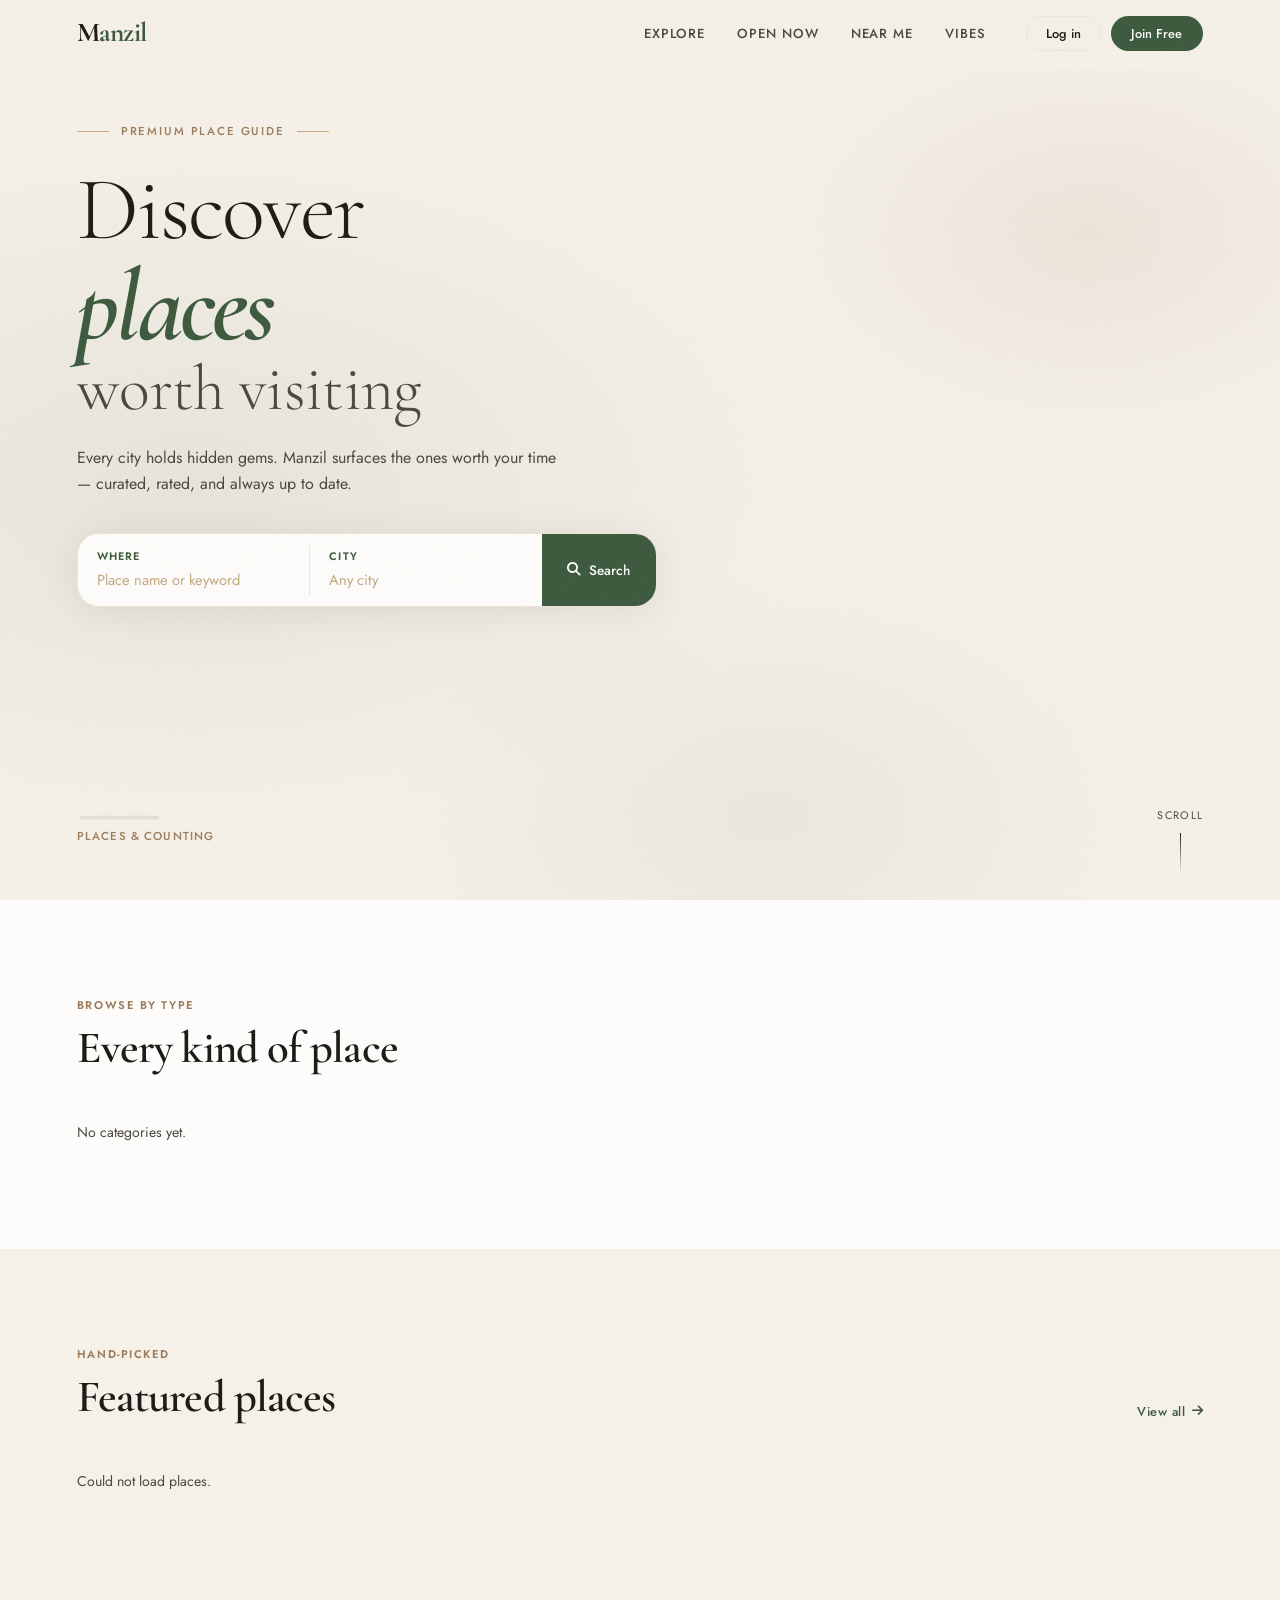
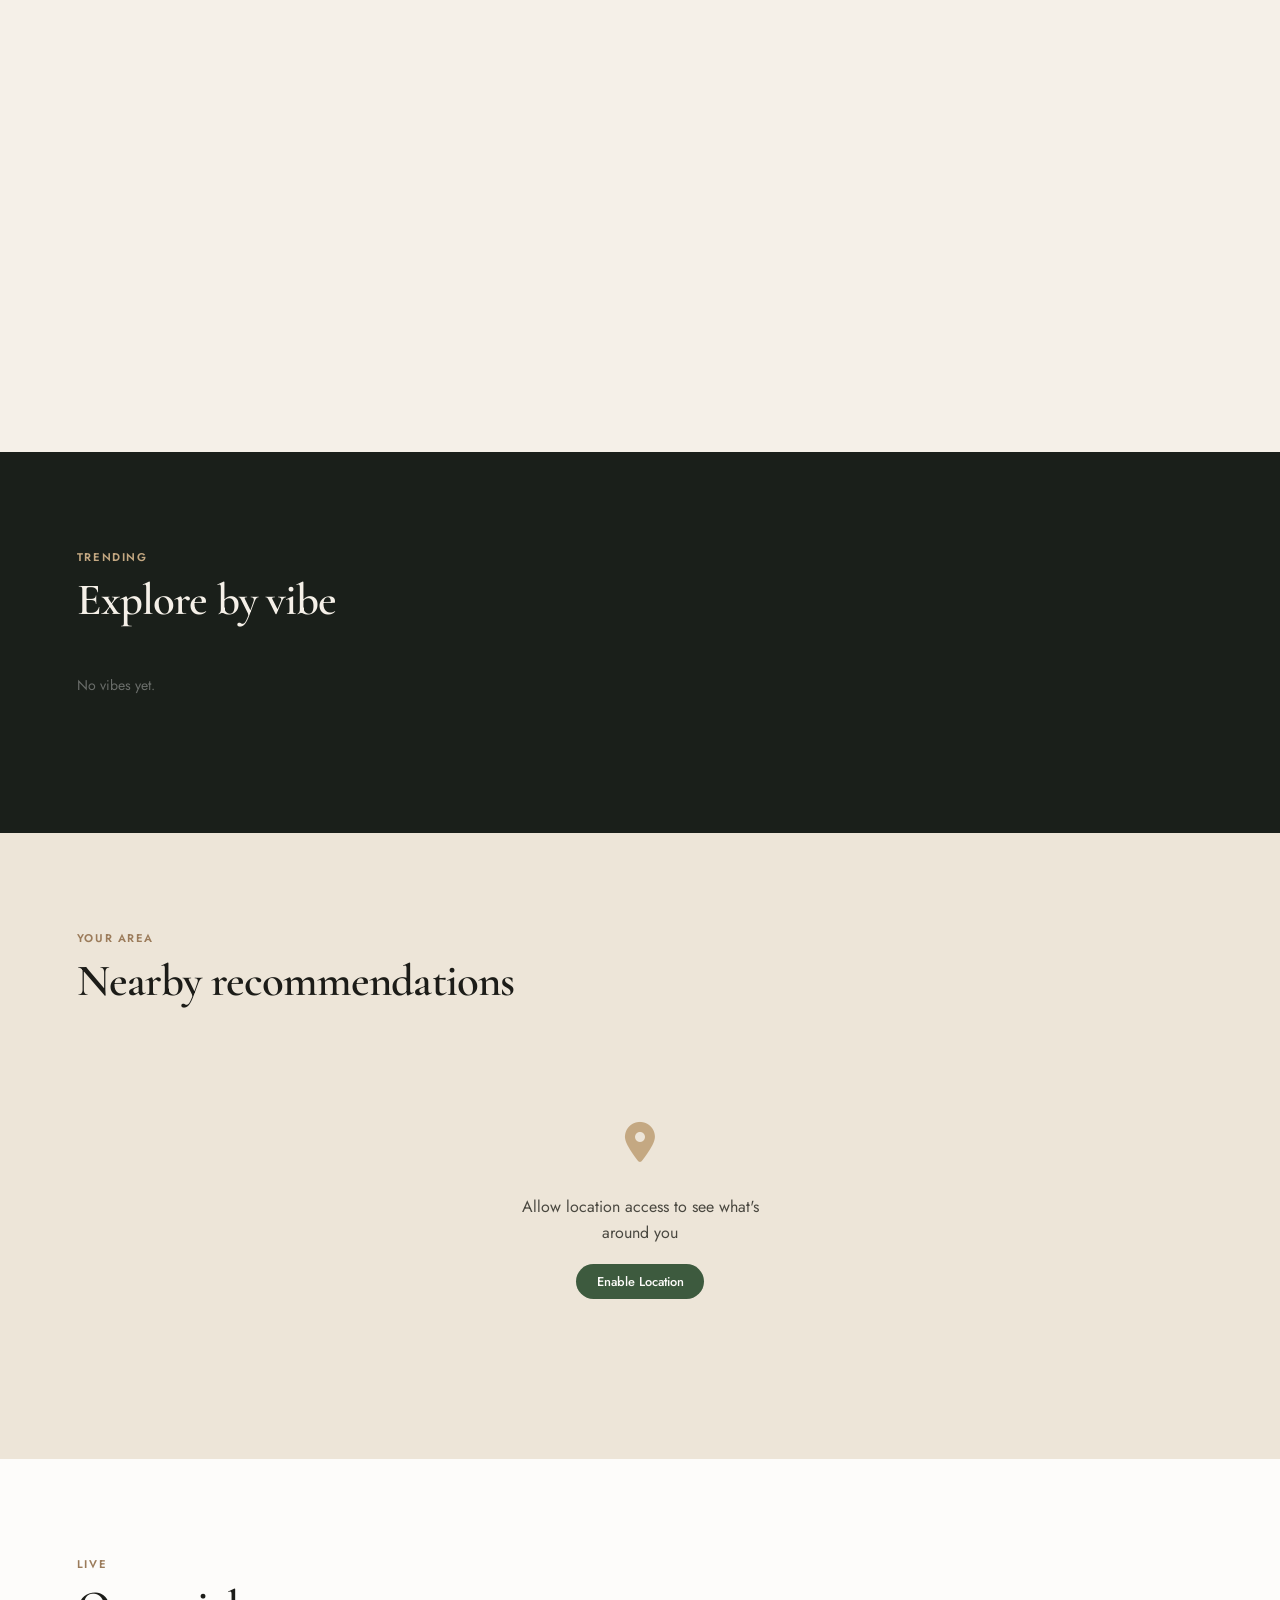
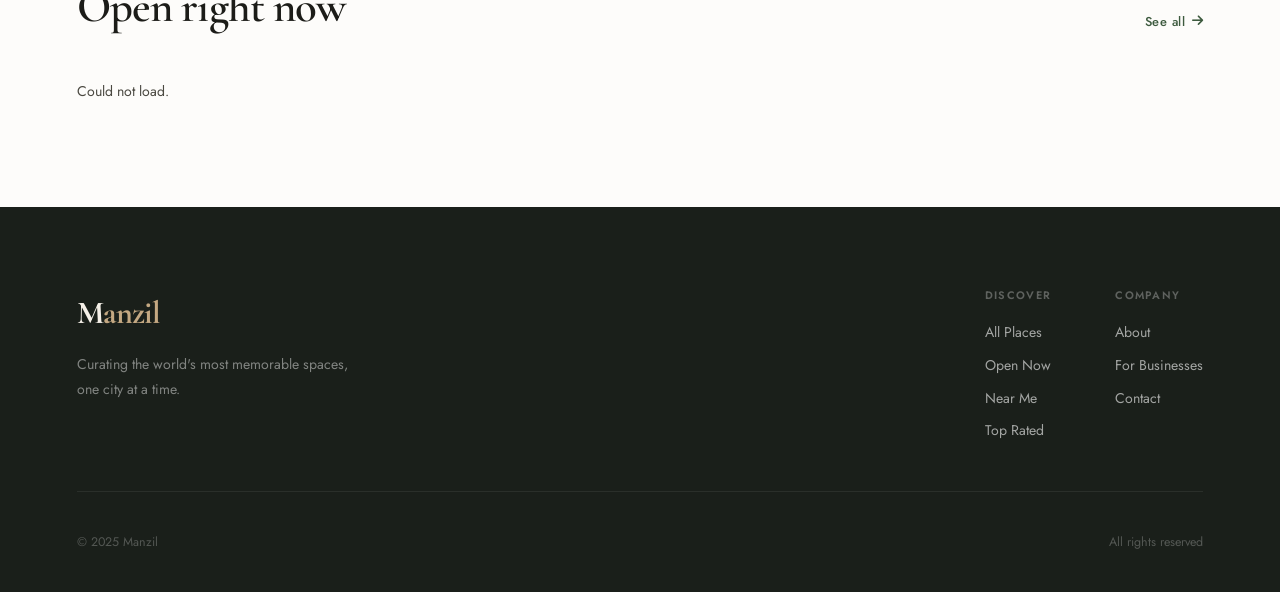
<file: src/main/resources/index.html>
<!DOCTYPE html>
<html lang="en">
<head>
  <meta charset="UTF-8"/>
  <meta name="viewport" content="width=device-width, initial-scale=1.0"/>
  <title>Manzil — Find Your Place</title>
  <link rel="stylesheet" href="index.css"/>
  <link href="https://fonts.googleapis.com/css2?family=Cormorant+Garamond:ital,wght@0,300;0,400;0,600;0,700;1,300;1,400;1,600&family=Jost:wght@300;400;500;600&display=swap" rel="stylesheet"/>
  <link rel="stylesheet" href="https://cdnjs.cloudflare.com/ajax/libs/font-awesome/6.5.0/css/all.min.css"/>
</head>
<body>

  <!-- Grain texture overlay -->
  <div class="grain"></div>

  <!-- ── NAV ── -->
  <nav class="nav" id="nav">
    <a href="#" class="nav-logo">M<span>anzil</span></a>
    <div class="nav-links">
      <a href="#">Explore</a>
      <a href="#">Open Now</a>
      <a href="#">Near Me</a>
      <a href="#">Vibes</a>
    </div>
    <div class="nav-right">
      <button class="nav-btn-ghost">Log in</button>
      <button class="nav-btn-solid">Join Free</button>
    </div>
  </nav>

  <!-- ── HERO ── -->
  <header class="hero">
    <div class="hero-label">
      <span class="label-line"></span>
      <span>Premium Place Guide</span>
      <span class="label-line"></span>
    </div>

    <h1 class="hero-title">
      <span class="ht-top">Discover</span>
      <em class="ht-italic">places</em>
      <span class="ht-bot">worth visiting</span>
    </h1>

    <p class="hero-sub">Every city holds hidden gems. Manzil surfaces the ones worth your time — curated, rated, and always up to date.</p>

    <!-- Search -->
    <div class="search-wrap">
      <div class="search-box">
        <div class="sb-field">
          <label>Where</label>
          <input type="text" id="searchInput" placeholder="Place name or keyword"/>
        </div>
        <div class="sb-sep"></div>
        <div class="sb-field">
          <label>City</label>
          <input type="text" id="cityInput" placeholder="Any city"/>
        </div>
        <button class="sb-btn" onclick="handleSearch()">
          <i class="fa fa-search"></i>
          <span>Search</span>
        </button>
      </div>
      <div class="search-results" id="searchResults" style="display:none;"></div>
    </div>

    <!-- Vibe pills -->
    <div class="vibe-pills" id="vibePills">
      <span class="pill-skel"></span>
      <span class="pill-skel"></span>
      <span class="pill-skel"></span>
      <span class="pill-skel"></span>
    </div>

    <!-- Decorative number -->
    <div class="hero-deco-num" id="placeCount">—</div>
    <div class="hero-deco-label">places & counting</div>

    <!-- Floating cards column -->
    <aside class="hero-aside" id="heroAside">
      <div class="ha-skel"></div>
      <div class="ha-skel ha-skel--sm"></div>
      <div class="ha-skel"></div>
    </aside>

    <!-- Scroll hint -->
    <div class="scroll-hint">
      <span>Scroll</span>
      <div class="sh-line"></div>
    </div>
  </header>

  <!-- ── CATEGORIES ── -->
  <section class="section sect-cats">
    <div class="sect-tag">Browse by type</div>
    <h2 class="sect-title">Every kind of place</h2>
    <div class="cats-grid" id="catsGrid">
      <div class="skel skel-cat"></div>
      <div class="skel skel-cat"></div>
      <div class="skel skel-cat"></div>
      <div class="skel skel-cat"></div>
      <div class="skel skel-cat"></div>
      <div class="skel skel-cat"></div>
    </div>
  </section>

  <!-- ── FEATURED ── -->
  <section class="section sect-featured">
    <div class="sf-header">
      <div>
        <div class="sect-tag">Hand-picked</div>
        <h2 class="sect-title">Featured places</h2>
      </div>
      <a href="#" class="link-arrow">View all <i class="fa fa-arrow-right"></i></a>
    </div>
    <div class="feat-grid" id="featGrid">
      <div class="skel skel-feat-lg"></div>
      <div class="skel skel-feat-sm"></div>
      <div class="skel skel-feat-sm"></div>
      <div class="skel skel-feat-sm"></div>
    </div>
  </section>

  <!-- ── VIBES ── -->
  <section class="section sect-vibes">
    <div class="sect-tag light">Trending</div>
    <h2 class="sect-title light">Explore by vibe</h2>
    <div class="vibes-row" id="vibesRow">
      <div class="skel skel-vibe"></div>
      <div class="skel skel-vibe skel-vibe--mid"></div>
      <div class="skel skel-vibe"></div>
    </div>
  </section>

  <!-- ── NEARBY ── -->
  <section class="section sect-nearby">
    <div class="sect-tag">Your area</div>
    <h2 class="sect-title">Nearby recommendations</h2>
    <div id="nearbyGrid" class="nearby-grid">
      <div class="skel skel-nearby"></div>
      <div class="skel skel-nearby"></div>
      <div class="skel skel-nearby"></div>
    </div>
    <div id="locDenied" class="loc-denied" style="display:none;">
      <div class="loc-icon"><i class="fa fa-location-dot"></i></div>
      <p>Allow location access to see what's around you</p>
      <button onclick="requestLocation()" class="nav-btn-solid">Enable Location</button>
    </div>
  </section>

  <!-- ── OPEN NOW ── -->
  <section class="section sect-open">
    <div class="sf-header">
      <div>
        <div class="sect-tag">Live</div>
        <h2 class="sect-title">Open right now</h2>
      </div>
      <a href="#" class="link-arrow">See all <i class="fa fa-arrow-right"></i></a>
    </div>
    <div class="open-list" id="openList">
      <div class="skel skel-open"></div>
      <div class="skel skel-open"></div>
      <div class="skel skel-open"></div>
      <div class="skel skel-open"></div>
    </div>
  </section>

  <!-- ── FOOTER ── -->
  <footer class="footer">
    <div class="footer-inner">
      <div class="footer-brand">
        <span class="nav-logo footer-logo">M<span>anzil</span></span>
        <p>Curating the world's most memorable spaces, one city at a time.</p>
      </div>
      <div class="footer-cols">
        <div>
          <h5>Discover</h5>
          <a href="#">All Places</a>
          <a href="#">Open Now</a>
          <a href="#">Near Me</a>
          <a href="#">Top Rated</a>
        </div>
        <div>
          <h5>Company</h5>
          <a href="#">About</a>
          <a href="#">For Businesses</a>
          <a href="#">Contact</a>
        </div>
      </div>
    </div>
    <div class="footer-bottom">
      <span>© 2025 Manzil</span>
      <span>All rights reserved</span>
    </div>
  </footer>

<script>
  const BASE = 'http://localhost:8080/api';
  const CAT_ICONS  = ['🏡','🏨','⛺','🏯','🌊','🌿','🍽️','🎭','🛍️','🏋️'];
  const VIBE_ICONS = ['✨','🔥','🌙','🌿','🎉','💎','🌊','🏔️'];
  const IMG = 'https://images.unsplash.com/photo-1506905925346-21bda4d32df4?w=700&q=80';

  /* ── helpers ── */
  const cost = p => p.minCost && p.maxCost
    ? `PKR ${p.minCost.toLocaleString()} – ${p.maxCost.toLocaleString()}`
    : p.minCost ? `From PKR ${p.minCost.toLocaleString()}` : 'Price on request';

  const stars = p => p.avgRating > 0
    ? `<span class="chip chip--star">★ ${p.avgRating.toFixed(1)}</span>` : '';

  const hours = p => p.openingTime && p.closingTime
    ? `${p.openingTime.slice(0,5)} – ${p.closingTime.slice(0,5)}` : '';

  /* ── search: GET /api/places/search or /api/places/city ── */
  async function handleSearch() {
    const q    = document.getElementById('searchInput').value.trim();
    const city = document.getElementById('cityInput').value.trim();
    const box  = document.getElementById('searchResults');
    if (!q && !city) return;

    box.style.display = 'block';
    box.innerHTML = '<p class="sr-loading">Searching…</p>';

    try {
      const url = q
        ? `${BASE}/places/search?query=${encodeURIComponent(q)}`
        : `${BASE}/places/city?city=${encodeURIComponent(city)}`;
      const data = await fetch(url).then(r => r.json());

      box.innerHTML = !data.length
        ? '<p class="sr-loading">No results found.</p>'
        : data.slice(0,6).map(p => `
            <div class="sr-item" onclick="location='/place.html?id=${p.placeId}'">
              <div>
                <strong>${p.name}</strong>
                <span>${p.city} · ${cost(p)}</span>
              </div>
              ${stars(p)}
            </div>`).join('');
    } catch {
      box.innerHTML = '<p class="sr-loading">Server unreachable.</p>';
    }
  }

  document.addEventListener('click', e => {
    if (!e.target.closest('.search-wrap'))
      document.getElementById('searchResults').style.display = 'none';
  });
  document.getElementById('searchInput').addEventListener('keydown', e => e.key==='Enter' && handleSearch());

  /* ── featured: GET /api/places ── */
  async function loadFeatured() {
    try {
      const places = await fetch(`${BASE}/places`).then(r => r.json());

      // hero aside
      document.getElementById('heroAside').innerHTML = places.slice(0,3).map(p => `
        <div class="ha-card" onclick="location='/place.html?id=${p.placeId}'">
          <img src="${IMG}" alt="${p.name}"/>
          <div class="ha-info">
            <strong>${p.name}</strong>
            <span>${p.city}</span>
          </div>
          ${stars(p)}
        </div>`).join('');

      // place count
      document.getElementById('placeCount').textContent = places.length;

      // featured grid
      document.getElementById('featGrid').innerHTML = places.slice(0,4).map((p,i) => `
        <div class="feat-card ${i===0?'feat-card--lg':''}" onclick="location='/place.html?id=${p.placeId}'">
          <img src="${IMG}" alt="${p.name}" loading="lazy"/>
          <div class="feat-overlay">
            <div class="feat-chips">${stars(p)}${p.numberOfReviews>0?`<span class="chip">${p.numberOfReviews} reviews</span>`:''}</div>
            <h3>${p.name}</h3>
            <p>${p.city} · ${cost(p)}</p>
            <p class="feat-hrs">${hours(p)}</p>
          </div>
        </div>`).join('');
    } catch {
      document.getElementById('featGrid').innerHTML = '<p class="err-msg">Could not load places.</p>';
    }
  }

  /* ── categories: GET /api/places/category/{id} ── */
  async function loadCategories() {
    try {
      const results = await Promise.all(
        Array.from({length:8},(_,i) =>
          fetch(`${BASE}/places/category/${i+1}`).then(r=>r.json()).catch(()=>[])
        )
      );
      const cats = results.map((p,i)=>({p,id:i+1})).filter(c=>c.p.length);
      if (!cats.length) { document.getElementById('catsGrid').innerHTML='<p class="err-msg">No categories yet.</p>'; return; }

      document.getElementById('catsGrid').innerHTML = cats.map((c,i) => {
        const name = c.p[0].category?.name || `Category ${c.id}`;
        return `<div class="cat-card" onclick="location='/places.html?category=${c.id}'">
          <span class="cat-ico">${CAT_ICONS[i]||'📍'}</span>
          <h4>${name}</h4>
          <span>${c.p.length} place${c.p.length>1?'s':''}</span>
        </div>`;
      }).join('');
    } catch {
      document.getElementById('catsGrid').innerHTML = '<p class="err-msg">Could not load.</p>';
    }
  }

  /* ── vibes: GET /api/places/vibe?vibeID= ── */
  async function loadVibes() {
    try {
      const results = await Promise.all(
        Array.from({length:6},(_,i) =>
          fetch(`${BASE}/places/vibe?vibeID=${i+1}`).then(r=>r.json()).catch(()=>[])
        )
      );
      const vibes = results.map((p,i)=>({p,id:i+1})).filter(v=>v.p.length);

      // vibe pills in hero
      document.getElementById('vibePills').innerHTML = vibes.slice(0,5).map(v => {
        const name = v.p[0].vibe?.find(vi=>vi.vibeId===v.id)?.name || `Vibe ${v.id}`;
        return `<span class="vibe-pill" onclick="location='/places.html?vibe=${v.id}'">${VIBE_ICONS[v.id-1]||'✨'} ${name}</span>`;
      }).join('');

      // vibes row
      if (!vibes.length) { document.getElementById('vibesRow').innerHTML='<p class="err-msg light">No vibes yet.</p>'; return; }
      document.getElementById('vibesRow').innerHTML = vibes.slice(0,3).map((v,i) => {
        const name = v.p[0].vibe?.find(vi=>vi.vibeId===v.id)?.name || `Vibe ${v.id}`;
        return `<div class="vibe-card ${i===1?'vibe-card--mid':''}" onclick="location='/places.html?vibe=${v.id}'">
          <div class="vc-img" style="background-image:url('${IMG}')"></div>
          <div class="vc-body">
            <span class="vc-tag">${VIBE_ICONS[i]} Trending</span>
            <h3>${name}</h3>
            <p>${v.p.length} place${v.p.length>1?'s':''}</p>
            <a class="vc-link" href="/places.html?vibe=${v.id}">Explore <i class="fa fa-arrow-right"></i></a>
          </div>
        </div>`;
      }).join('');
    } catch {
      document.getElementById('vibesRow').innerHTML = '<p class="err-msg light">Could not load.</p>';
    }
  }

  /* ── nearby: GET /api/places/near ── */
  function requestLocation() {
    navigator.geolocation.getCurrentPosition(async pos => {
      const {latitude:lat, longitude:lng} = pos.coords;
      try {
        const places = await fetch(`${BASE}/places/near?lat=${lat}&lng=${lng}&radius=5000`).then(r=>r.json());
        document.getElementById('locDenied').style.display = 'none';
        if (!places.length) { document.getElementById('nearbyGrid').innerHTML='<p class="err-msg">Nothing nearby yet.</p>'; return; }

        document.getElementById('nearbyGrid').innerHTML = places.slice(0,6).map(p => `
          <div class="nearby-card" onclick="location='/place.html?id=${p.placeId}'">
            <div class="nc-img" style="background-image:url('${IMG}')"></div>
            <div class="nc-body">
              <h4>${p.name}</h4>
              <span><i class="fa fa-location-dot"></i> ${p.city}</span>
              <div class="nc-meta">${stars(p)}<span>${cost(p)}</span></div>
            </div>
          </div>`).join('');
      } catch {
        document.getElementById('nearbyGrid').innerHTML = '<p class="err-msg">Could not load.</p>';
      }
    }, () => {
      document.getElementById('nearbyGrid').innerHTML = '';
      document.getElementById('locDenied').style.display = 'flex';
    });
  }

  /* ── open now: GET /api/places/open ── */
  async function loadOpenNow() {
    try {
      const places = await fetch(`${BASE}/places/open`).then(r=>r.json());
      if (!places.length) { document.getElementById('openList').innerHTML='<p class="err-msg">Nothing open right now.</p>'; return; }

      document.getElementById('openList').innerHTML = places.slice(0,5).map(p => `
        <div class="open-card" onclick="location='/place.html?id=${p.placeId}'">
          <div class="oc-img" style="background-image:url('${IMG}')"></div>
          <div class="oc-body">
            <div class="oc-top">
              <h4>${p.name}</h4>
              <span class="chip chip--green">● Open</span>
            </div>
            <span class="oc-city"><i class="fa fa-location-dot"></i> ${p.city}</span>
            <div class="oc-meta">
              ${stars(p)}
              <span>${cost(p)}</span>
              <span class="oc-hrs">Until ${p.closingTime?.slice(0,5)}</span>
            </div>
          </div>
          <i class="fa fa-chevron-right oc-arrow"></i>
        </div>`).join('');
    } catch {
      document.getElementById('openList').innerHTML = '<p class="err-msg">Could not load.</p>';
    }
  }

  /* ── sticky nav shadow ── */
  window.addEventListener('scroll', () => {
    document.getElementById('nav').classList.toggle('nav--scrolled', window.scrollY > 40);
  });

  loadFeatured();
  loadCategories();
  loadVibes();
  loadOpenNow();
  requestLocation();
</script>
</body>
</html>
</file>
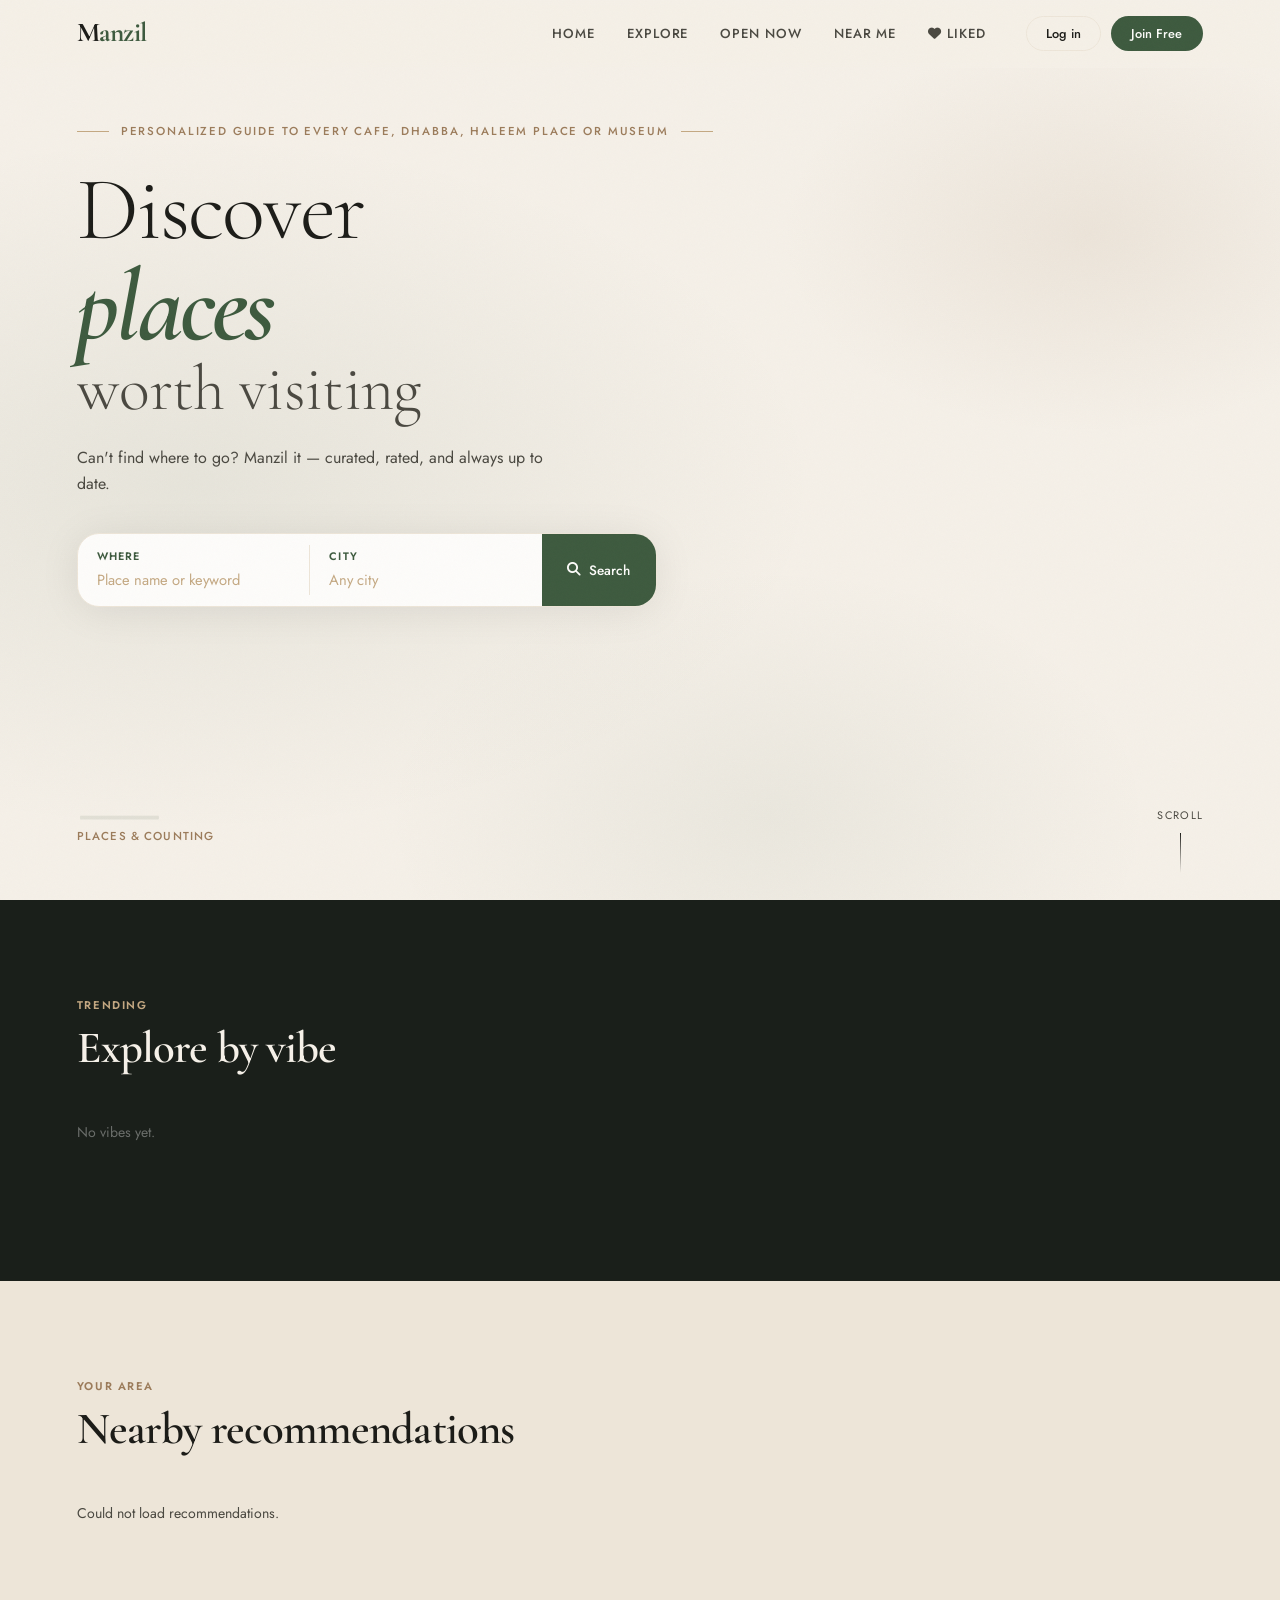
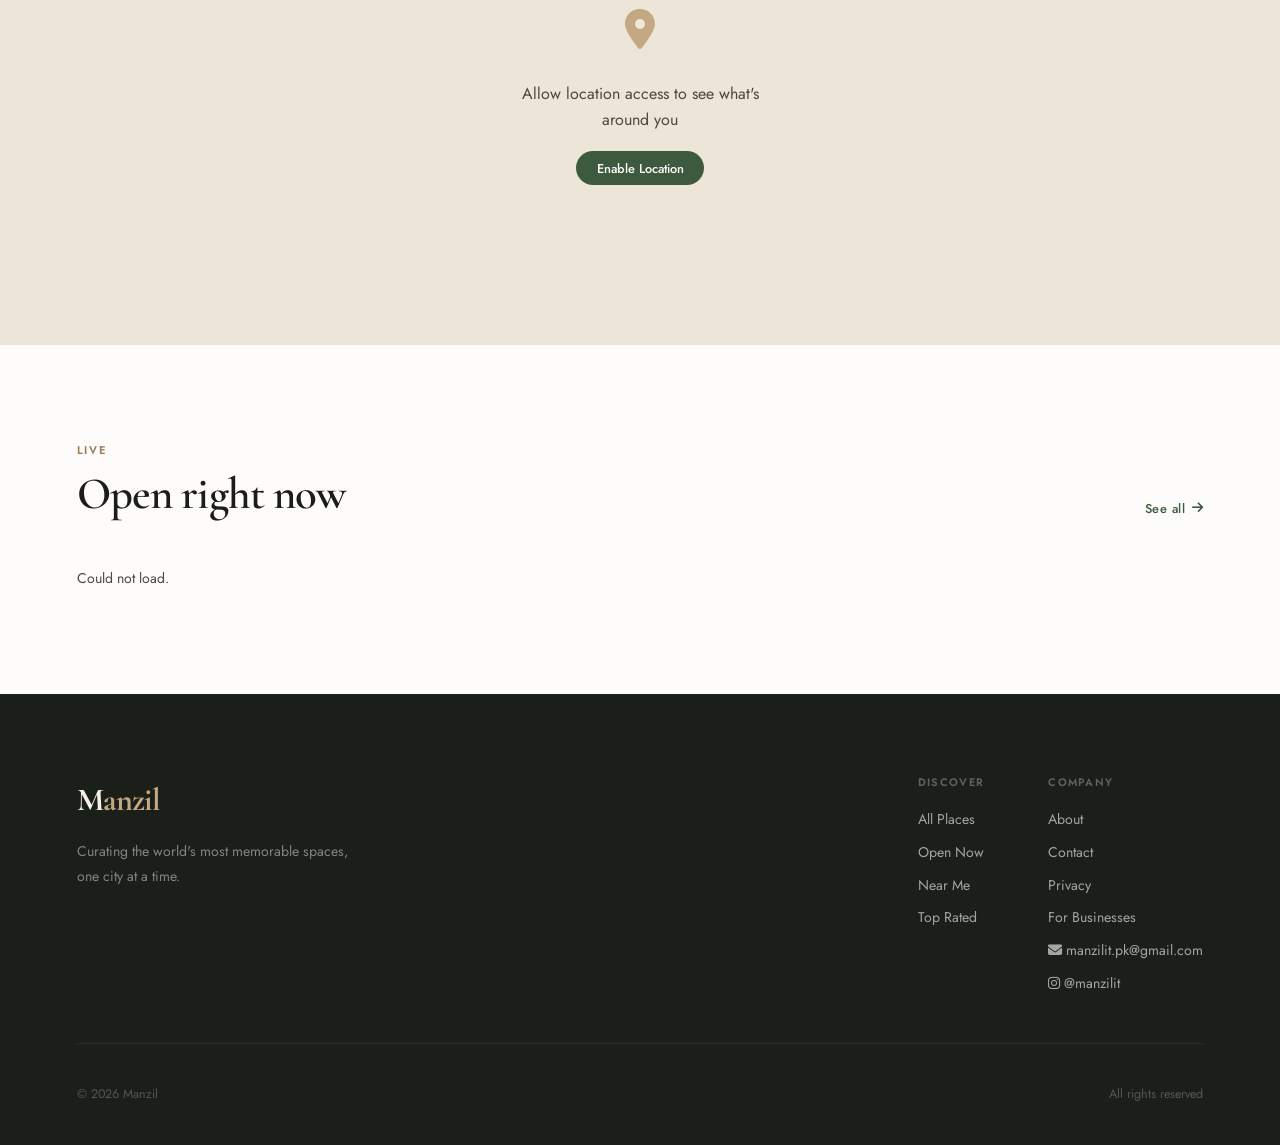
<file: src/main/resources/static/index.html>
<!DOCTYPE html>
<html lang="en">
<head>
  <meta charset="UTF-8"/>
  <meta name="viewport" content="width=device-width, initial-scale=1.0"/>
  <title>Manzil — Find Your Place</title>
  <link rel="stylesheet" href="index.css"/>
  <link href="https://fonts.googleapis.com/css2?family=Cormorant+Garamond:ital,wght@0,300;0,400;0,600;0,700;1,300;1,400;1,600&family=Jost:wght@300;400;500;600&display=swap" rel="stylesheet"/>
  <link rel="stylesheet" href="https://cdnjs.cloudflare.com/ajax/libs/font-awesome/6.5.0/css/all.min.css"/>
</head>
<body>

  <div class="grain"></div>

  <nav class="nav" id="nav">
    <a href="index.html" class="nav-logo">M<span>anzil</span></a>
    <div class="nav-links" id="navLinks">
      <a href="index.html">Home</a>
      <a href="places.html">Explore</a>
      <a href="places.html?open=true">Open Now</a>
      <a href="places.html?nearby=true">Near Me</a>
      <a href="likedplaces.html"><i class="fas fa-heart"></i> Liked</a>
    </div>
    <div class="nav-right" id="navRight">
      <button class="nav-btn-ghost" onclick="location.href='login.html'">Log in</button>
      <button class="nav-btn-solid" onclick="location.href='signup.html'">Join Free</button>
    </div>
  </nav>

  <header class="hero">
    <div class="hero-label">
      <span class="label-line"></span>
      <span>Personalized Guide to Every Cafe, Dhabba, Haleem PLace or Museum</span>
      <span class="label-line"></span>
    </div>

    <h1 class="hero-title">
      <span class="ht-top">Discover</span>
      <em class="ht-italic">places</em>
      <span class="ht-bot">worth visiting</span>
    </h1>

    <p class="hero-sub">Can't find where to go? Manzil it — curated, rated, and always up to date.</p>

    <div class="search-wrap">
      <div class="search-box">
        <div class="sb-field">
          <label>Where</label>
          <input type="text" id="searchInput" placeholder="Place name or keyword"/>
        </div>
        <div class="sb-sep"></div>
        <div class="sb-field">
          <label>City</label>
          <input type="text" id="cityInput" placeholder="Any city"/>
        </div>
        <button class="sb-btn" onclick="handleSearch()">
          <i class="fa fa-search"></i>
          <span>Search</span>
        </button>
      </div>
      <div class="search-results" id="searchResults" style="display:none;"></div>
    </div>

    <div class="vibe-pills" id="vibePills">
      <span class="pill-skel"></span>
      <span class="pill-skel"></span>
      <span class="pill-skel"></span>
      <span class="pill-skel"></span>
    </div>

    <div class="hero-deco-num" id="placeCount">—</div>
    <div class="hero-deco-label">places & counting</div>

    <aside class="hero-aside" id="heroAside">
      <div class="ha-skel"></div>
      <div class="ha-skel ha-skel--sm"></div>
      <div class="ha-skel"></div>
    </aside>

    <div class="scroll-hint">
      <span>Scroll</span>
      <div class="sh-line"></div>
    </div>
  </header>


  <section class="section sect-vibes">
    <div class="sect-tag light">Trending</div>
    <h2 class="sect-title light">Explore by vibe</h2>
    <div class="vibes-row" id="vibesRow">
      <div class="skel skel-vibe"></div>
      <div class="skel skel-vibe skel-vibe--mid"></div>
      <div class="skel skel-vibe"></div>
    </div>
  </section>

  <section class="section sect-nearby">
    <div class="sect-tag">Your area</div>
    <h2 class="sect-title">Nearby recommendations</h2>
    <div id="nearbyGrid" class="nearby-grid">
      <div class="skel skel-nearby"></div>
      <div class="skel skel-nearby"></div>
      <div class="skel skel-nearby"></div>
    </div>
    <div id="locDenied" class="loc-denied" style="display:none;">
      <div class="loc-icon"><i class="fa fa-location-dot"></i></div>
      <p>Allow location access to see what's around you</p>
      <button onclick="requestLocation()" class="nav-btn-solid">Enable Location</button>
    </div>
  </section>

  <section class="section sect-open">
    <div class="sf-header">
      <div>
        <div class="sect-tag">Live</div>
        <h2 class="sect-title">Open right now</h2>
      </div>
      <a href="places.html?open=true" class="link-arrow">See all <i class="fa fa-arrow-right"></i></a>
    </div>
    <div class="open-list" id="openList">
      <div class="skel skel-open"></div>
      <div class="skel skel-open"></div>
      <div class="skel skel-open"></div>
      <div class="skel skel-open"></div>
    </div>
  </section>

  <footer class="footer">
    <div class="footer-inner">
      <div class="footer-brand">
        <span class="nav-logo footer-logo">M<span>anzil</span></span>
        <p>Curating the world's most memorable spaces, one city at a time.</p>
      </div>
      <div class="footer-cols">
        <div>
          <h5>Discover</h5>
          <a href="places.html">All Places</a>
          <a href="places.html?open=true">Open Now</a>
          <a href="places.html?nearby=true">Near Me</a>
          <a href="places.html">Top Rated</a>
        </div>
        <div>
          <h5>Company</h5>
          <a href="about.html">About</a>
          <a href="contact.html">Contact</a>
          <a href="privacy.html">Privacy</a>
          <a href="#">For Businesses</a>
          <a href="mailto:manzilit.pk@gmail.com"><i class="fa fa-envelope"></i> manzilit.pk@gmail.com</a>
          <a href="https://www.instagram.com/manzilit/" target="_blank"><i class="fa-brands fa-instagram"></i> @manzilit</a>
        </div>
      </div>
    </div>
    <div class="footer-bottom">
      <span>© 2026 Manzil</span>
      <span>All rights reserved</span>
    </div>
  </footer>

<script>
  // ── NAV ──
  function updateNavBar() {
    const user = localStorage.getItem('manzilUser');
    const navRight = document.getElementById('navRight');
    const navLinks = document.getElementById('navLinks');
    if (user) {
      const userData = JSON.parse(user);
      const userName = userData.name || userData.email.split('@')[0];
      navLinks.innerHTML = `
        <a href="index.html">Home</a>
        <a href="places.html">Explore</a>
        <a href="places.html?open=true">Open Now</a>
        <a href="places.html?nearby=true">Near Me</a>
        <a href="likedplaces.html"><i class="fas fa-heart"></i> Liked</a>
      `;
      navRight.innerHTML = `
        <a href="bookmarks.html" style="color:var(--moss);font-weight:500;display:flex;align-items:center;gap:.5rem;text-decoration:none;">
          <i class="fas fa-bookmark"></i> Bookmarks
        </a>
        <a href="likedplaces.html" style="color:var(--moss);font-weight:500;display:flex;align-items:center;gap:.5rem;text-decoration:none;">
          <i class="fas fa-heart"></i> Liked
        </a>
        <a href="profile.html" style="color:var(--moss);font-weight:500;display:flex;align-items:center;gap:.5rem;text-decoration:none;">
          <i class="fas fa-user"></i> ${userName}
        </a>
        <button class="nav-btn-ghost" onclick="handleLogout()">Log out</button>
      `;
    }
  }

  function handleLogout() {
    localStorage.removeItem('manzilUser');
    window.location.href = 'index.html';
  }

  window.addEventListener('DOMContentLoaded', updateNavBar);

  const BASE = 'https://manzil-production-73bf.up.railway.app/api';
  const VIBE_ICONS = ['✨','🔥','🌙','🌿','🎉','💎','🌊','🏔️'];
  const VIBE_LABELS = ['Androon', 'Aesthetic', 'Casual', 'Cosy', 'Trendy', 'Peaceful', 'Romantic', 'Study Friendly'];
  const FALLBACK_IMG = 'https://images.unsplash.com/photo-1506905925346-21bda4d32df4?w=700&q=80';
  const placeImage = p => p.imageUrl || p.imgUrl || p.imgUrls?.[0] || FALLBACK_IMG;
  const bgImage = p => `background-image:url('${placeImage(p)}')`;
  let nearbyLoadedFromLocation = false;
  async function hydrateImages(places, limit = places.length) {
    const enriched = await Promise.all(places.slice(0, limit).map(async p => {
      if (p.imageUrl || p.imgUrl || p.imgUrls?.[0]) return p;
      try {
        const detail = await fetch(`${BASE}/places/${p.placeId}`).then(r => r.ok ? r.json() : null);
        return detail?.imgUrls?.length ? { ...p, imageUrl: detail.imgUrls[0] } : p;
      } catch {
        return p;
      }
    }));
    return places.map((p, i) => i < enriched.length ? enriched[i] : p);
  }

  // PlaceCardDTO has: placeId, name, city, category, imageUrl
  const cost = p => p.minCost && p.minCost > 0
    ? `From PKR ${p.minCost.toLocaleString()}` : '';
  const stars = p => p.avgRating > 0
    ? `<span class="chip chip--star">★ ${p.avgRating.toFixed(1)}</span>` : '';

  // ── SEARCH ──
  async function handleSearch() {
    const q    = document.getElementById('searchInput').value.trim();
    const city = document.getElementById('cityInput').value.trim();
    const box  = document.getElementById('searchResults');
    if (!q && !city) return;

    box.style.display = 'block';
    box.innerHTML = '<p class="sr-loading">Searching…</p>';

    try {
      const url = q
        ? `${BASE}/places/search?query=${encodeURIComponent(q)}`
        : `${BASE}/places/city?city=${encodeURIComponent(city)}`;
      const data = await fetch(url).then(r => r.json());

      box.innerHTML = !data.length
        ? '<p class="sr-loading">No results found.</p>'
        : data.slice(0,6).map(p => `
            <div class="sr-item" onclick="window.location.href='places.html?place=${p.placeId}'">
              <div>
                <strong>${p.name}</strong>
                <span>${p.city}${p.category ? ' · ' + p.category : ''}</span>
              </div>
            </div>`).join('');
    } catch {
      box.innerHTML = '<p class="sr-loading">Server unreachable.</p>';
    }
  }

  document.addEventListener('click', e => {
    if (!e.target.closest('.search-wrap'))
      document.getElementById('searchResults').style.display = 'none';
  });
  document.getElementById('searchInput').addEventListener('keydown', e => {
    if (e.key === 'Enter') handleSearch();
  });

  // ── FEATURED PLACES: GET /api/places ──
  async function loadFeatured() {
    try {
      const places = await fetch(`${BASE}/places`).then(r => r.json()).then(p => hydrateImages(p, 6));

      // place count
      const countEl = document.getElementById('placeCount');
      if (countEl) countEl.textContent = places.length;

      // hero aside cards
      const aside = document.getElementById('heroAside');
      if (aside) {
        aside.innerHTML = places.slice(0,3).map(p => `
          <div class="ha-card" onclick="window.location.href='places.html?place=${p.placeId}'">
            <img src="${placeImage(p)}" alt="${p.name}"/>
            <div class="ha-info">
              <strong>${p.name}</strong>
              <span>${p.city}</span>
            </div>
          </div>`).join('');
      }

      // recommendations section — inject after vibes section if not already in HTML
      let recSection = document.getElementById('recSection');
      if (!recSection) {
        recSection = document.createElement('section');
        recSection.id = 'recSection';
        recSection.className = 'section sect-featured';
        recSection.innerHTML = `
          <div class="sf-header">
            <div>
              <div class="sect-tag">Hand-picked</div>
              <h2 class="sect-title">Featured places</h2>
            </div>
            <a href="places.html" class="link-arrow">View all <i class="fa fa-arrow-right"></i></a>
          </div>
          <div class="feat-grid" id="featGrid"></div>
        `;
        // insert before vibes section
        const vibesSection = document.querySelector('.sect-vibes');
        vibesSection.parentNode.insertBefore(recSection, vibesSection);
      }

      document.getElementById('featGrid').innerHTML = places.slice(0,4).map((p,i) => `
        <div class="feat-card ${i===0?'feat-card--lg':''}"
             onclick="window.location.href='places.html?place=${p.placeId}'"
             style="cursor:pointer;">
          <img src="${placeImage(p)}" alt="${p.name}" loading="lazy"/>
          <div class="feat-overlay">
            <div class="feat-chips"></div>
            <h3>${p.name}</h3>
            <p>${p.city}${p.category ? ' · ' + p.category : ''}</p>
          </div>
        </div>`).join('');

    } catch {
      console.error('Could not load featured places');
    }
  }

  // ── PERSONALIZED RECOMMENDATIONS: GET /api/places/recommendations/user/{id} ──
  async function loadPersonalized() {
    const user = localStorage.getItem('manzilUser');
    if (!user) return;
    const userId = JSON.parse(user).userId;
    if (!userId) return;

    try {
      const places = await fetch(`${BASE}/places/recommendations/user/${userId}`).then(r => r.json()).then(p => hydrateImages(p, 6));
      if (!places.length) return;

      // inject personalized section after featured
      let persSection = document.getElementById('persSection');
      if (!persSection) {
        persSection = document.createElement('section');
        persSection.id = 'persSection';
        persSection.className = 'section sect-cats';
        persSection.innerHTML = `
          <div class="sect-tag">Just for you</div>
          <h2 class="sect-title">Recommended for you</h2>
          <div class="nearby-grid" id="persGrid"></div>
        `;
        const recSection = document.getElementById('recSection');
        if (recSection) {
          recSection.insertAdjacentElement('afterend', persSection);
        } else {
          document.querySelector('.sect-vibes')?.insertAdjacentElement('beforebegin', persSection);
        }
      }

      document.getElementById('persGrid').innerHTML = places.slice(0,6).map(p => `
        <div class="nearby-card" onclick="window.location.href='places.html?place=${p.placeId}'" style="cursor:pointer;">
          <div class="nc-img" style="${bgImage(p)}"></div>
          <div class="nc-body">
            <h4>${p.name}</h4>
            <span><i class="fa fa-location-dot"></i> ${p.city}</span>
            ${p.category ? `<span class="nc-cat">${p.category}</span>` : ''}
          </div>
        </div>`).join('');
    } catch {}
  }

  async function loadRecommendations() {
    const user = localStorage.getItem('manzilUser');
    const parsed = user ? JSON.parse(user) : null;
    const url = parsed?.userId
      ? `${BASE}/places/recommendations/user/${parsed.userId}`
      : `${BASE}/places`;

    try {
      const places = await fetch(url).then(r => r.json()).then(p => hydrateImages(p, 6));
      if (!places.length) {
        document.getElementById('nearbyGrid').innerHTML = '<p class="err-msg">No recommendations yet.</p>';
        return;
      }
      if (nearbyLoadedFromLocation) return;
      document.getElementById('nearbyGrid').innerHTML = places.slice(0,6).map(p => `
        <div class="nearby-card" onclick="window.location.href='places.html?place=${p.placeId}'" style="cursor:pointer;">
          <div class="nc-img" style="${bgImage(p)}"></div>
          <div class="nc-body">
            <h4>${p.name}</h4>
            <span><i class="fa fa-location-dot"></i> ${p.city || ''}</span>
            ${p.category ? `<span class="nc-cat">${p.category}</span>` : ''}
          </div>
        </div>`).join('');
    } catch {
      document.getElementById('nearbyGrid').innerHTML = '<p class="err-msg">Could not load recommendations.</p>';
    }
  }

  // ── VIBES: GET /api/places/vibe?vibeID= ──
  async function loadVibes() {
    try {
      const results = await Promise.all(
        Array.from({length:8},(_,i) =>
          fetch(`${BASE}/places/vibe?vibeID=${i+1}`).then(r=>r.json()).catch(()=>[])
        )
      );
      const vibes = results.map((p,i)=>({p,id:i+1})).filter(v=>v.p.length);
      await Promise.all(vibes.map(async v => {
        v.p = await hydrateImages(v.p, 1);
      }));

      // vibe pills
      document.getElementById('vibePills').innerHTML = vibes.slice(0,6).map(v => {
        const name = VIBE_LABELS[v.id - 1] || 'Cosy';
        return `<span class="vibe-pill" onclick="window.location.href='places.html?vibe=${v.id}'">${VIBE_ICONS[v.id-1]||'✨'} ${name}</span>`;
      }).join('');

      if (!vibes.length) {
        document.getElementById('vibesRow').innerHTML = '<p class="err-msg light">No vibes yet.</p>';
        return;
      }

      document.getElementById('vibesRow').innerHTML = vibes.slice(0,3).map((v,i) => {
        const name = VIBE_LABELS[v.id - 1] || 'Cosy';
        return `
          <div class="vibe-card ${i===1?'vibe-card--mid':''}"
               onclick="window.location.href='places.html?vibe=${v.id}'"
               style="cursor:pointer;">
            <div class="vc-img" style="${bgImage(v.p[0])}"></div>
            <div class="vc-body">
              <span class="vc-tag">${VIBE_ICONS[i]} Trending</span>
              <h3>${name}</h3>
              <p>${v.p.length} place${v.p.length>1?'s':''}</p>
              <a class="vc-link" href="places.html?vibe=${v.id}">Explore <i class="fa fa-arrow-right"></i></a>
            </div>
          </div>`;
      }).join('');
    } catch {
      document.getElementById('vibesRow').innerHTML = '<p class="err-msg light">Could not load.</p>';
    }
  }

  // ── NEARBY: GET /api/places/near ──
  function requestLocation() {
    navigator.geolocation.getCurrentPosition(async pos => {
      const {latitude:lat, longitude:lng} = pos.coords;
      try {
        const places = await fetch(`${BASE}/places/near?lat=${lat}&lng=${lng}&radius=5000`).then(r=>r.json()).then(p => hydrateImages(p, 6));
        document.getElementById('locDenied').style.display = 'none';
        if (!places.length) {
          document.getElementById('nearbyGrid').innerHTML = '<p class="err-msg">Nothing nearby yet.</p>';
          return;
        }
        nearbyLoadedFromLocation = true;
        document.getElementById('nearbyGrid').innerHTML = places.slice(0,6).map(p => `
          <div class="nearby-card" onclick="window.location.href='places.html?place=${p.placeId}'" style="cursor:pointer;">
            <div class="nc-img" style="${bgImage(p)}"></div>
            <div class="nc-body">
              <h4>${p.name}</h4>
              <span><i class="fa fa-location-dot"></i> ${p.city}</span>
            </div>
          </div>`).join('');
      } catch {
        document.getElementById('nearbyGrid').innerHTML = '<p class="err-msg">Could not load.</p>';
      }
    }, () => {
      document.getElementById('locDenied').style.display = 'flex';
    });
  }

  // ── OPEN NOW: GET /api/places/open ──
  async function loadOpenNow() {
    try {
      const places = await fetch(`${BASE}/places/open`).then(r=>r.json()).then(p => hydrateImages(p, 5));
      if (!places.length) {
        document.getElementById('openList').innerHTML = '<p class="err-msg">Nothing open right now.</p>';
        return;
      }
      document.getElementById('openList').innerHTML = places.slice(0,5).map(p => `
        <div class="open-card" onclick="window.location.href='places.html?place=${p.placeId}'" style="cursor:pointer;">
          <div class="oc-img" style="${bgImage(p)}"></div>
          <div class="oc-body">
            <div class="oc-top">
              <h4>${p.name}</h4>
              <span class="chip chip--green">● Open</span>
            </div>
            <span class="oc-city"><i class="fa fa-location-dot"></i> ${p.city}</span>
            ${p.category ? `<div class="oc-meta"><span>${p.category}</span></div>` : ''}
          </div>
          <i class="fa fa-chevron-right oc-arrow"></i>
        </div>`).join('');
    } catch {
      document.getElementById('openList').innerHTML = '<p class="err-msg">Could not load.</p>';
    }
  }

  window.addEventListener('scroll', () => {
    document.getElementById('nav').classList.toggle('nav--scrolled', window.scrollY > 40);
  });

  loadFeatured().then(loadPersonalized);
  loadVibes();
  loadOpenNow();
  loadRecommendations();
  requestLocation();
</script>
</body>
</html>
</file>
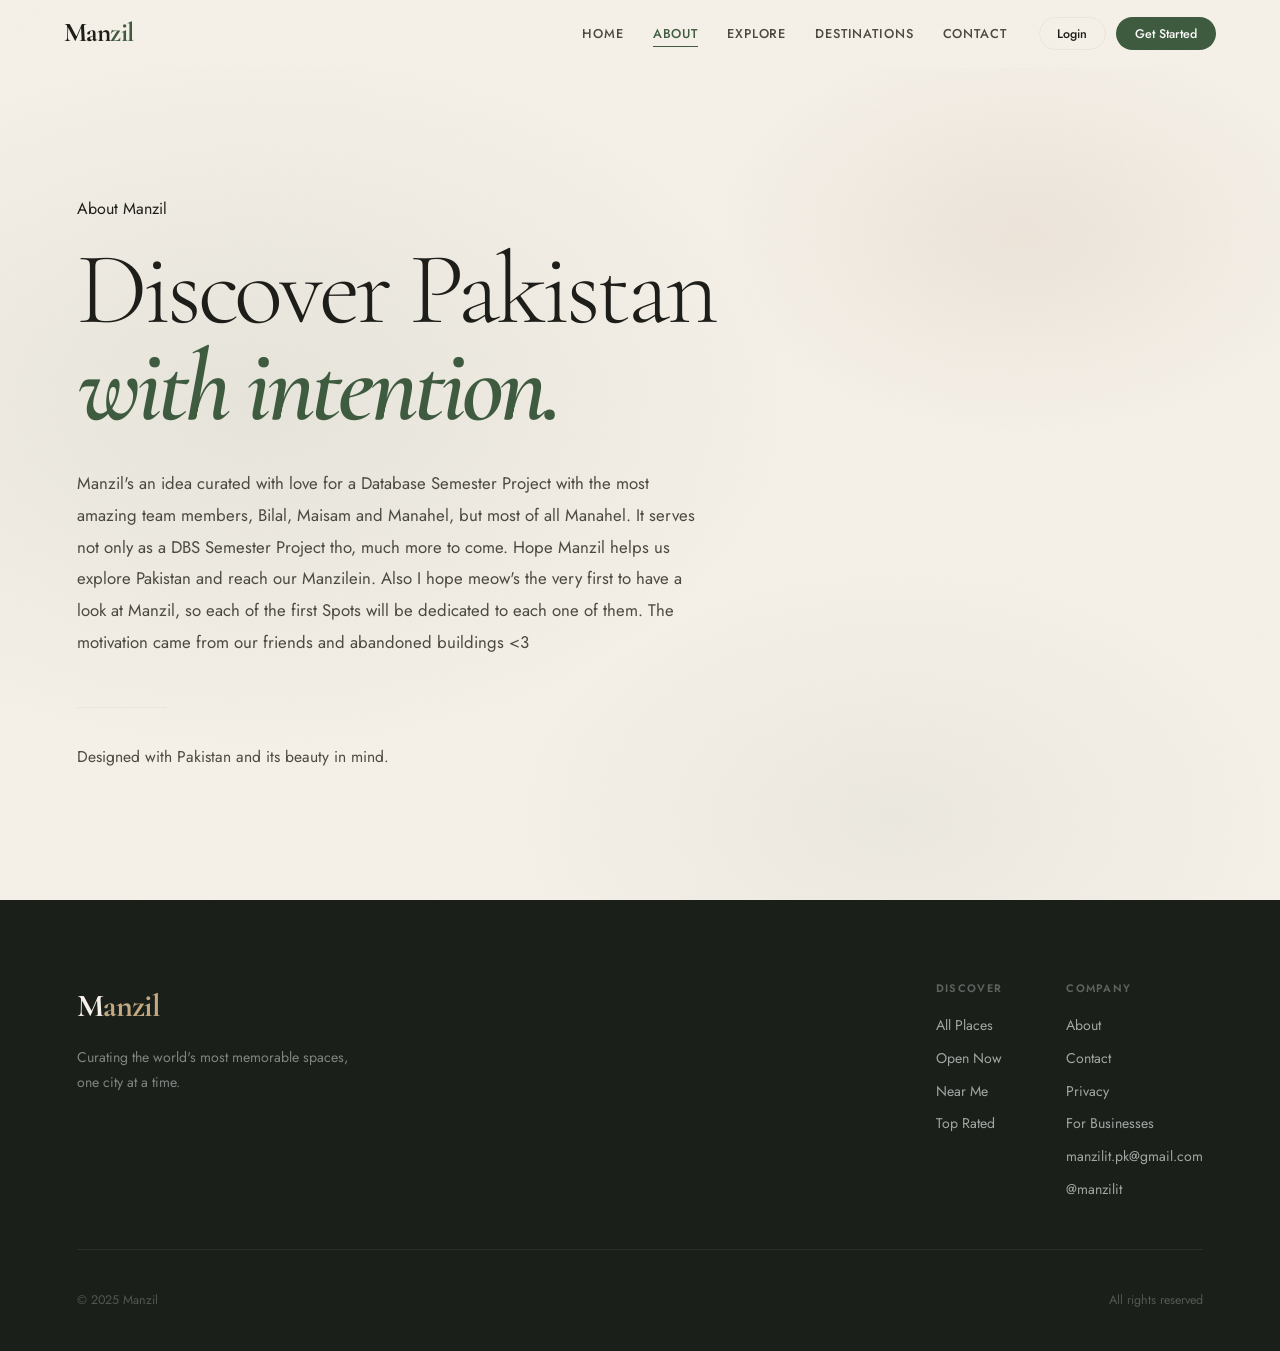
<file: src/main/resources/static/about.html>
<!-- about.html -->
<!DOCTYPE html>
<html lang="en">
<head>
  <meta charset="UTF-8">
  <meta name="viewport" content="width=device-width, initial-scale=1.0">

  <title>About • Manzil</title>

  <link rel="preconnect" href="https://fonts.googleapis.com">
  <link rel="preconnect" href="https://fonts.gstatic.com" crossorigin>

  <link href="https://fonts.googleapis.com/css2?family=Cormorant+Garamond:wght@300;400;500;600;700&family=Jost:wght@300;400;500;600&display=swap" rel="stylesheet">

  <!-- your existing global css -->
  <link rel="stylesheet" href="shared.css">

  <!-- only about page styles -->
  <link rel="stylesheet" href="about.css">
</head>

<body>

  <div class="grain"></div>

  <!-- NAV -->
  <nav class="nav">
    <a href="index.html" class="nav-logo">
      Man<span>zil</span>
    </a>

    <div class="nav-links">
      <a href="index.html">Home</a>
      <a href="#" class="active">About</a>
      <a href="#">Explore</a>
      <a href="#">Destinations</a>
      <a href="#">Contact</a>
    </div>

    <div class="nav-right">
      <button class="nav-btn-ghost">Login</button>
      <button class="nav-btn-solid">Get Started</button>
    </div>
  </nav>

  <!-- ABOUT HERO -->
  <section class="about-hero">

    <div class="about-bg"></div>

    <div class="about-inner">

      <div class="hero-label">
        <span class="label-line"></span>
        <span>About Manzil</span>
      </div>

      <h1 class="about-title">
        Discover Pakistan
        <span>with intention.</span>
      </h1>

      <p class="about-sub">
        Manzil's an idea curated with love for a Database Semester Project with the most amazing team members,
        Bilal, Maisam and Manahel, but most of all Manahel. It serves not only as a DBS Semester Project tho,
        much more to come. Hope Manzil helps us explore Pakistan and
        reach our Manzilein. Also I hope meow's the very first to have a look at Manzil, so each of 
        the first Spots will be dedicated to each one of them.
        The motivation came from our friends and abandoned buildings <3
      </p>

      <div class="about-copy">

        <p>
          Designed with Pakistan and its beauty in mind.
        </p>


      </div>

    </div>

  </section>

   <!-- ── FOOTER ── -->
  <footer class="footer">
    <div class="footer-inner">
      <div class="footer-brand">
        <span class="nav-logo footer-logo">M<span>anzil</span></span>
        <p>Curating the world's most memorable spaces, one city at a time.</p>
      </div>
      <div class="footer-cols">
        <div>
          <h5>Discover</h5>
          <a href="places.html">All Places</a>
          <a href="places.html?open=true">Open Now</a>
          <a href="places.html?nearby=true">Near Me</a>
          <a href="places.html">Top Rated</a>
        </div>
        <div>
          <h5>Company</h5>
          <a href="about.html">About</a>
          <a href="contact.html">Contact</a>
          <a href="privacy.html">Privacy</a>
          <a href="#">For Businesses</a>
          <a href="mailto:manzilit.pk@gmail.com"><i class="fa fa-envelope"></i> manzilit.pk@gmail.com</a>
          <a href="https://www.instagram.com/manzilit/" target="_blank"><i class="fa-brands fa-instagram"></i> @manzilit</a>
        </div>
      </div>
    </div>
    <div class="footer-bottom">
      <span>© 2025 Manzil</span>
      <span>All rights reserved</span>
    </div>
  </footer>

</body>
</html>
</file>
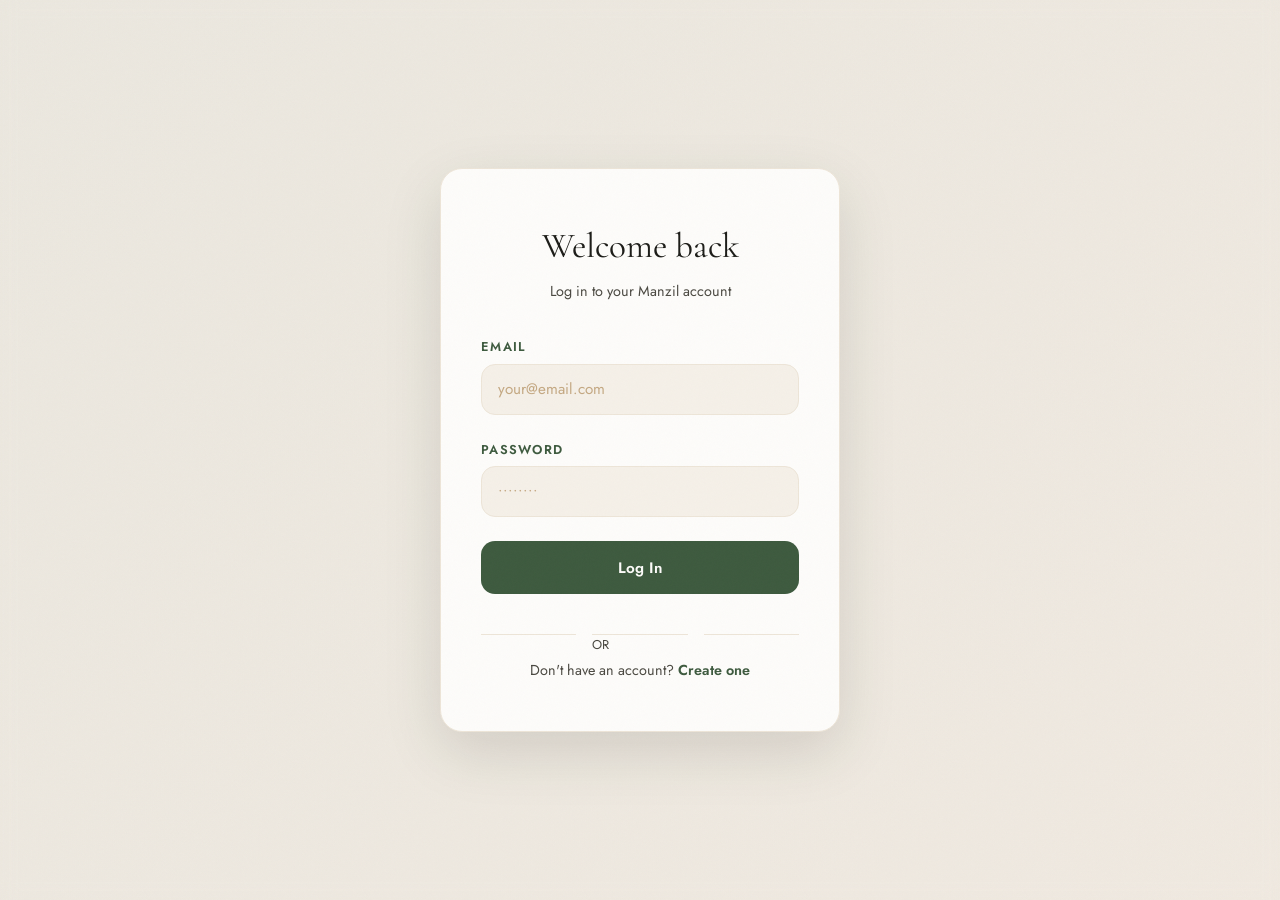
<file: src/main/resources/static/bookmarks.html>
<!DOCTYPE html>
<html lang="en">
<head>
  <meta charset="UTF-8"/>
  <meta name="viewport" content="width=device-width, initial-scale=1.0"/>
  <title>Manzil - My Bookmarks</title>
  <link rel="stylesheet" href="shared.css"/>
  <link rel="stylesheet" href="bookmarks.css"/>
  <link href="https://fonts.googleapis.com/css2?family=Cormorant+Garamond:ital,wght@0,300;0,400;0,600;0,700;1,300;1,400;1,600&family=Jost:wght@300;400;500;600&display=swap" rel="stylesheet"/>
  <link rel="stylesheet" href="https://cdnjs.cloudflare.com/ajax/libs/font-awesome/6.5.0/css/all.min.css"/>
</head>
<body>
  <div class="grain"></div>

  <nav class="nav" id="nav">
    <a href="index.html" class="nav-logo">M<span>anzil</span></a>
    <div class="nav-links" id="navLinks">
      <a href="index.html">Home</a>
      <a href="places.html">Explore</a>
      <a href="bookmarks.html">My Bookmarks</a>
      <a href="likedplaces.html">Liked Places</a>
      <a href="profile.html">My Profile</a>
    </div>
    <div class="nav-right">
      <button class="nav-btn-ghost" onclick="handleLogout()">Log out</button>
    </div>
  </nav>

  <main class="bookmarks-container">
    <header class="bookmarks-header">
      <h1>My Bookmarks</h1>
      <p class="bookmarks-subtitle">Places you want to revisit</p>
    </header>

    <div class="bookmarks-controls">
      <input type="text" class="bookmarks-search" id="bookmarksSearch" placeholder="Search your bookmarks..."/>
      <select class="bookmarks-filter" id="categoryFilter">
        <option value="">All Categories</option>
      </select>
    </div>

    <div class="bookmarks-grid" id="bookmarksGrid">
      <div class="empty-state">
        <i class="fas fa-bookmark"></i>
        <h3>Loading bookmarks</h3>
        <p>Please wait...</p>
      </div>
    </div>
  </main>

  <script>
    const BASE = 'https://manzil-production-73bf.up.railway.app/api';
    const FALLBACK_IMG = 'https://images.unsplash.com/photo-1506905925346-21bda4d32df4?w=700&q=80';
    let bookmarks = [];

    const placeImage = p => p.imageUrl || p.imgUrl || p.imgUrls?.[0] || FALLBACK_IMG;
    const getCurrentUserId = () => {
      const user = localStorage.getItem('manzilUser');
      if (!user) return null;
      const parsed = JSON.parse(user);
      return parsed.userId || parsed.id || null;
    };

    function checkLogin() {
      if (!getCurrentUserId()) window.location.href = 'login.html';
    }

    function handleLogout() {
      localStorage.removeItem('manzilUser');
      window.location.href = 'login.html';
    }

    async function hydratePlaces(places) {
      return Promise.all(places.map(async p => {
        if (p.imageUrl || p.imgUrl || p.imgUrls?.[0]) return p;
        try {
          const detail = await fetch(`${BASE}/places/${p.placeId}`).then(r => r.ok ? r.json() : null);
          return {
            ...p,
            imageUrl: detail?.imgUrls?.[0],
            category: p.category || detail?.cName,
            vibes: detail?.vibes || []
          };
        } catch {
          return p;
        }
      }));
    }

    function populateCategoryFilter() {
      const select = document.getElementById('categoryFilter');
      const categories = [...new Set(bookmarks.map(b => b.category).filter(Boolean))].sort();
      select.innerHTML = '<option value="">All Categories</option>' +
        categories.map(category => `<option value="${category}">${category}</option>`).join('');
    }

    function renderBookmarks(items) {
      const grid = document.getElementById('bookmarksGrid');
      if (!items.length) {
        grid.innerHTML = `
          <div class="empty-state">
            <i class="fas fa-bookmark"></i>
            <h3>No bookmarks found</h3>
            <p>Start exploring and bookmark your favorite places.</p>
            <a href="places.html" class="btn-explore">Explore Places</a>
          </div>
        `;
        return;
      }

      grid.innerHTML = items.map(bookmark => `
        <div class="bookmark-card" onclick="location.href='places.html?place=${bookmark.placeId}'">
          <div class="bookmark-image">
            <img src="${placeImage(bookmark)}" alt="${bookmark.name}"/>
            <button class="bookmark-remove" onclick="event.stopPropagation(); removeBookmark(${bookmark.placeId})">
              <i class="fas fa-trash"></i>
            </button>
          </div>
          <div class="bookmark-content">
            <h3 class="bookmark-name">${bookmark.name}</h3>
            <div class="bookmark-meta">
              <span class="bookmark-city"><i class="fas fa-map-marker-alt"></i> ${bookmark.city || '-'}</span>
              ${bookmark.category ? `<span class="bookmark-vibe"><i class="fas fa-tag"></i> ${bookmark.category}</span>` : ''}
            </div>
            <a href="places.html?place=${bookmark.placeId}" class="bookmark-visit">Visit Place</a>
          </div>
        </div>
      `).join('');
    }

    function filterBookmarks() {
      const searchTerm = document.getElementById('bookmarksSearch').value.toLowerCase();
      const category = document.getElementById('categoryFilter').value;
      const filtered = bookmarks.filter(bookmark => {
        const matchesSearch =
          bookmark.name?.toLowerCase().includes(searchTerm) ||
          bookmark.city?.toLowerCase().includes(searchTerm) ||
          bookmark.category?.toLowerCase().includes(searchTerm);
        const matchesCategory = !category || bookmark.category === category;
        return matchesSearch && matchesCategory;
      });
      renderBookmarks(filtered);
    }

    async function loadBookmarks() {
      const userId = getCurrentUserId();
      try {
        const data = await fetch(`${BASE}/bookmark/user/${userId}`).then(r => r.ok ? r.json() : []);
        bookmarks = await hydratePlaces(data);
        populateCategoryFilter();
        filterBookmarks();
      } catch {
        document.getElementById('bookmarksGrid').innerHTML = `
          <div class="empty-state">
            <i class="fas fa-bookmark"></i>
            <h3>Could not load bookmarks</h3>
            <p>Please try again later.</p>
          </div>
        `;
      }
    }

    async function removeBookmark(placeId) {
      const userId = getCurrentUserId();
      const previous = [...bookmarks];
      bookmarks = bookmarks.filter(bookmark => bookmark.placeId !== placeId);
      populateCategoryFilter();
      filterBookmarks();

      try {
        const response = await fetch(`${BASE}/bookmark/user/${userId}/place/${placeId}`, { method: 'DELETE' });
        if (!response.ok) throw new Error('Remove failed');
        showToast('Bookmark removed');
      } catch {
        bookmarks = previous;
        populateCategoryFilter();
        filterBookmarks();
        showToast('Could not remove bookmark', 'error');
      }
    }

    function showToast(message, kind = 'success') {
      let host = document.getElementById('toastHost');
      if (!host) {
        host = document.createElement('div');
        host.id = 'toastHost';
        host.className = 'toast-host';
        document.body.appendChild(host);
      }
      const toast = document.createElement('div');
      toast.className = `toast toast--${kind}`;
      toast.innerHTML = `<i class="fas fa-${kind === 'error' ? 'circle-exclamation' : 'check'}"></i><span>${message}</span>`;
      host.appendChild(toast);
      requestAnimationFrame(() => toast.classList.add('toast--show'));
      setTimeout(() => {
        toast.classList.remove('toast--show');
        setTimeout(() => toast.remove(), 280);
      }, 2200);
    }

    document.getElementById('bookmarksSearch').addEventListener('input', filterBookmarks);
    document.getElementById('categoryFilter').addEventListener('change', filterBookmarks);

    window.addEventListener('DOMContentLoaded', () => {
      checkLogin();
      loadBookmarks();
    });
  </script>

  <footer class="footer">
    <div class="footer-inner">
      <div class="footer-brand">
        <span class="nav-logo footer-logo">M<span>anzil</span></span>
        <p>Curating the world's most memorable spaces, one city at a time.</p>
      </div>
      <div class="footer-cols">
        <div>
          <h5>Discover</h5>
          <a href="places.html">All Places</a>
          <a href="places.html?open=true">Open Now</a>
          <a href="places.html?nearby=true">Near Me</a>
          <a href="places.html">Top Rated</a>
        </div>
        <div>
          <h5>Company</h5>
          <a href="about.html">About</a>
          <a href="contact.html">Contact</a>
          <a href="privacy.html">Privacy</a>
          <a href="#">For Businesses</a>
          <a href="mailto:manzilit.pk@gmail.com"><i class="fa fa-envelope"></i> manzilit.pk@gmail.com</a>
          <a href="https://www.instagram.com/manzilit/" target="_blank"><i class="fa-brands fa-instagram"></i> @manzilit</a>
        </div>
      </div>
    </div>
    <div class="footer-bottom">
      <span>© 2026 Manzil</span>
      <span>All rights reserved</span>
    </div>
  </footer>
</body>
</html>
</file>
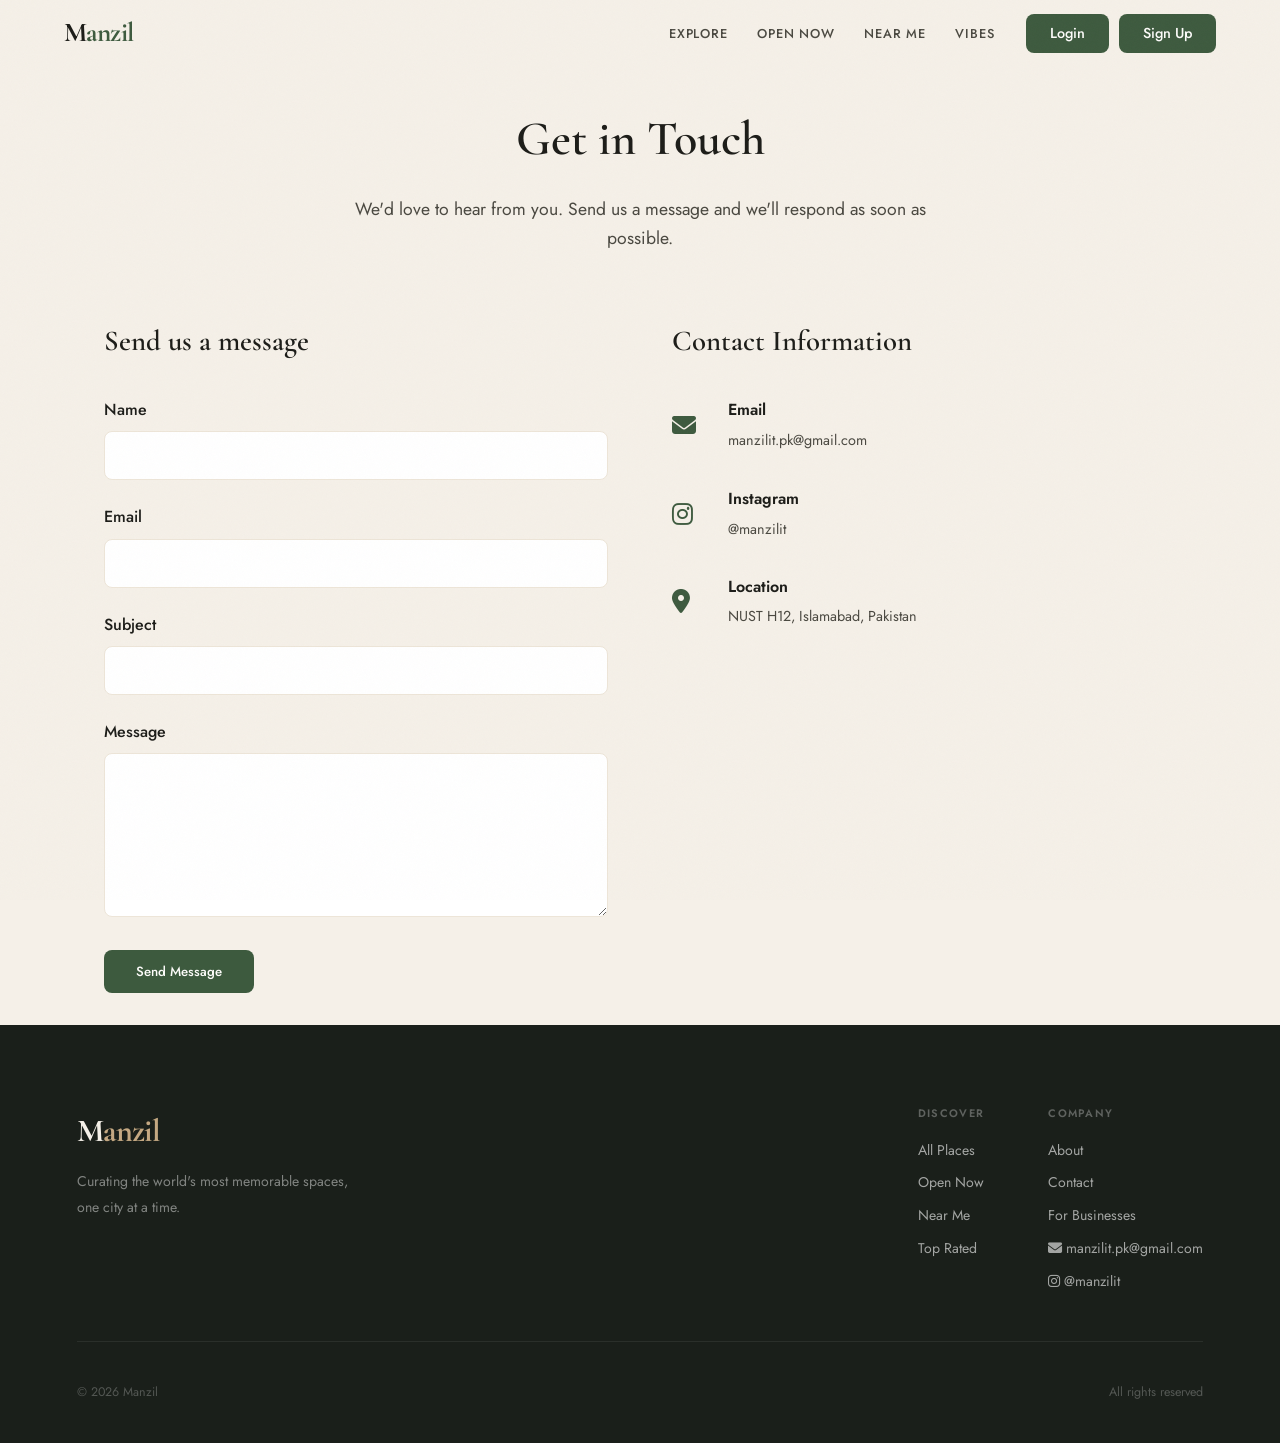
<file: src/main/resources/static/contact.html>
<!DOCTYPE html>
<html lang="en">
<head>
  <meta charset="UTF-8">
  <meta name="viewport" content="width=device-width, initial-scale=1.0">
  <title>Contact Us - Manzil</title>
  <link rel="preconnect" href="https://fonts.googleapis.com">
  <link rel="preconnect" href="https://fonts.gstatic.com" crossorigin>
  <link href="https://fonts.googleapis.com/css2?family=Cormorant+Garamond:wght@400;600&family=Jost:wght@400;500;600&display=swap" rel="stylesheet">
  <link rel="stylesheet" href="https://cdnjs.cloudflare.com/ajax/libs/font-awesome/6.4.0/css/all.min.css">
  <link rel="stylesheet" href="shared.css">
  <link rel="stylesheet" href="contact.css">
</head>
<body>
  <div class="grain"></div>

  <!-- ── NAV ── -->
  <nav class="nav">
    <a href="index.html" class="nav-logo">M<span>anzil</span></a>
    <div class="nav-links" id="navLinks">
      <a href="places.html">Explore</a>
      <a href="places.html?open=true">Open Now</a>
      <a href="places.html?nearby=true">Near Me</a>
      <a href="places.html?vibes=true">Vibes</a>
    </div>
    <div class="nav-right" id="navRight">
      <a href="login.html" class="btn btn--sm">Login</a>
      <a href="signup.html" class="btn btn--sm btn--primary">Sign Up</a>
    </div>
  </nav>

  <!-- ── MAIN ── -->
  <main class="contact-container">
    <div class="contact-hero">
      <h1>Get in Touch</h1>
      <p>We'd love to hear from you. Send us a message and we'll respond as soon as possible.</p>
    </div>

    <div class="contact-content">
      <div class="contact-form">
        <h2>Send us a message</h2>
        <form id="contactForm">
          <div class="form-group">
            <label for="name">Name</label>
            <input type="text" id="name" name="name" required>
          </div>
          <div class="form-group">
            <label for="email">Email</label>
            <input type="email" id="email" name="email" required>
          </div>
          <div class="form-group">
            <label for="subject">Subject</label>
            <input type="text" id="subject" name="subject" required>
          </div>
          <div class="form-group">
            <label for="message">Message</label>
            <textarea id="message" name="message" rows="6" required></textarea>
          </div>
          <button type="submit" class="btn btn--primary">Send Message</button>
        </form>
      </div>

      <div class="contact-info">
        <h2>Contact Information</h2>
        <div class="info-item">
          <i class="fas fa-envelope"></i>
          <div>
            <h3>Email</h3>
            <a href="mailto:manzilit.pk@gmail.com">manzilit.pk@gmail.com</a>
          </div>
        </div>
        <div class="info-item">
          <i class="fab fa-instagram"></i>
          <div>
            <h3>Instagram</h3>
            <a href="https://www.instagram.com/manzilit/" target="_blank">@manzilit</a>
          </div>
        </div>
        <div class="info-item">
          <i class="fas fa-map-marker-alt"></i>
          <div>
            <h3>Location</h3>
            <p>NUST H12, Islamabad, Pakistan</p>
          </div>
        </div>
      </div>
    </div>
  </main>

  <!-- ── FOOTER ── -->
  <footer class="footer">
    <div class="footer-inner">
      <div class="footer-brand">
        <span class="nav-logo footer-logo">M<span>anzil</span></span>
        <p>Curating the world's most memorable spaces, one city at a time.</p>
      </div>
      <div class="footer-cols">
        <div>
          <h5>Discover</h5>
          <a href="places.html">All Places</a>
          <a href="places.html?open=true">Open Now</a>
          <a href="places.html?nearby=true">Near Me</a>
          <a href="places.html">Top Rated</a>
        </div>
        <div>
          <h5>Company</h5>
          <a href="about.html">About</a>
          <a href="contact.html">Contact</a>
          <a href="#">For Businesses</a>
          <a href="mailto:manzilit.pk@gmail.com"><i class="fa fa-envelope"></i> manzilit.pk@gmail.com</a>
          <a href="https://www.instagram.com/manzilit/" target="_blank"><i class="fa-brands fa-instagram"></i> @manzilit</a>
        </div>
      </div>
    </div>
    <div class="footer-bottom">
      <span>© 2026 Manzil</span>
      <span>All rights reserved</span>
    </div>
  </footer>

  <script>
    // ── LOGIN STATE MANAGEMENT ──
    function updateNavBar() {
      const user = localStorage.getItem('manzilUser');
      const navRight = document.getElementById('navRight');
      const navLinks = document.getElementById('navLinks');

      if (user) {
        const userData = JSON.parse(user);
        const userName = userData.fullname || userData.email.split('@')[0];
        navLinks.innerHTML = `
          <a href="places.html">Explore</a>
          <a href="places.html?open=true">Open Now</a>
          <a href="places.html?nearby=true">Near Me</a>
          <a href="places.html?vibes=true">Vibes</a>
        `;
        navRight.innerHTML = `
          <a href="bookmarks.html" class="nav-links" style="color: var(--moss); font-weight: 500; display: flex; align-items: center; gap: 0.5rem;">
            <i class="fas fa-bookmark"></i> Bookmarks
          </a>
          <a href="profile.html" class="btn btn--sm">Profile</a>
        `;
      }
    }

    // ── FORM HANDLING ──
    document.getElementById('contactForm').addEventListener('submit', function(e) {
      e.preventDefault();
      alert('Thank you for your message! We\'ll get back to you soon.');
      this.reset();
    });

    window.addEventListener('DOMContentLoaded', updateNavBar);
  </script>
</body>
</html>
</file>
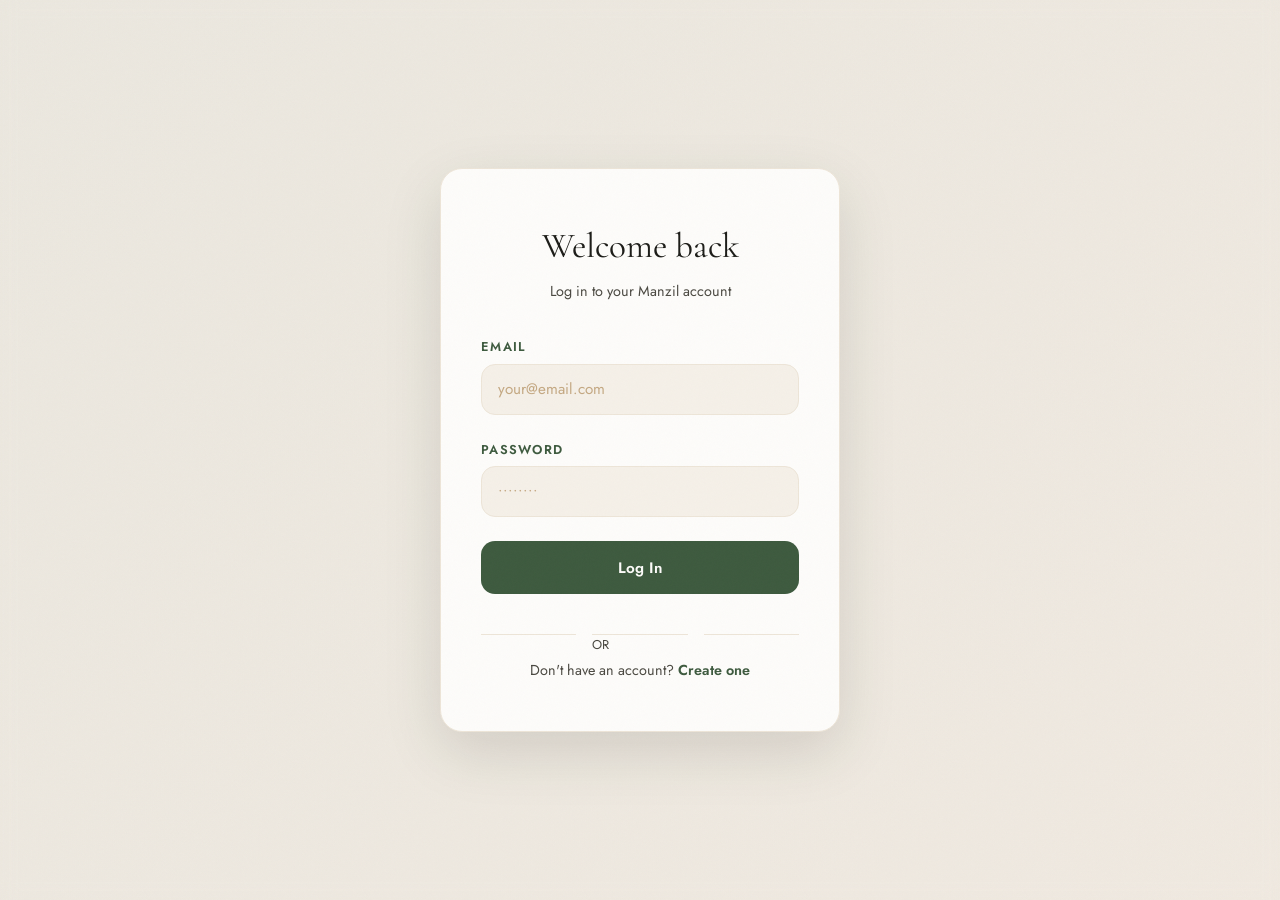
<file: src/main/resources/static/likedplaces.html>
<!DOCTYPE html>
<html lang="en">
<head>
  <meta charset="UTF-8"/>
  <meta name="viewport" content="width=device-width, initial-scale=1.0"/>
  <title>Manzil - Liked Places</title>
  <link rel="stylesheet" href="shared.css"/>
  <link rel="stylesheet" href="bookmarks.css"/>
  <link href="https://fonts.googleapis.com/css2?family=Cormorant+Garamond:ital,wght@0,300;0,400;0,600;0,700;1,300;1,400;1,600&family=Jost:wght@300;400;500;600&display=swap" rel="stylesheet"/>
  <link rel="stylesheet" href="https://cdnjs.cloudflare.com/ajax/libs/font-awesome/6.5.0/css/all.min.css"/>
</head>
<body>
  <div class="grain"></div>

  <nav class="nav" id="nav">
    <a href="index.html" class="nav-logo">M<span>anzil</span></a>
    <div class="nav-links" id="navLinks">
      <a href="index.html">Home</a>
      <a href="places.html">Explore</a>
      <a href="bookmarks.html">My Bookmarks</a>
      <a href="likedplaces.html">Liked Places</a>
      <a href="profile.html">My Profile</a>
    </div>
    <div class="nav-right">
      <button class="nav-btn-ghost" id="logoutBtn" onclick="handleLogout()">Log out</button>
    </div>
  </nav>

  <main class="bookmarks-container">
    <header class="bookmarks-header">
      <h1>Liked Places</h1>
      <p class="bookmarks-subtitle">Places you have liked</p>
    </header>

    <div class="bookmarks-controls">
      <input type="text" class="bookmarks-search" id="likedSearch" placeholder="Search liked places..."/>
      <select class="bookmarks-filter" id="categoryFilter">
        <option value="">All Categories</option>
      </select>
    </div>

    <div class="bookmarks-grid" id="likedGrid">
      <div class="empty-state">
        <i class="fas fa-heart"></i>
        <h3>Loading liked places</h3>
        <p>Please wait...</p>
      </div>
    </div>
  </main>

  <script>
    const BASE = 'https://manzil-production-73bf.up.railway.app/api';
    const FALLBACK_IMG = 'https://images.unsplash.com/photo-1506905925346-21bda4d32df4?w=700&q=80';
    let likedPlaces = [];

    const placeImage = p => p.imageUrl || p.imgUrl || p.imgUrls?.[0] || FALLBACK_IMG;
    const getCurrentUserId = () => {
      const user = localStorage.getItem('manzilUser');
      if (!user) return null;
      const parsed = JSON.parse(user);
      return parsed.userId || parsed.id || null;
    };

    function checkLogin() {
      if (!getCurrentUserId()) {
        document.getElementById('logoutBtn').textContent = 'Log in';
        document.getElementById('logoutBtn').onclick = () => window.location.href = 'login.html';
        window.location.href = 'login.html';
      }
    }

    function handleLogout() {
      localStorage.removeItem('manzilUser');
      window.location.href = 'login.html';
    }

    async function hydratePlaces(places) {
      return Promise.all(places.map(async p => {
        if (p.imageUrl || p.imgUrl || p.imgUrls?.[0]) return p;
        try {
          const detail = await fetch(`${BASE}/places/${p.placeId}`).then(r => r.ok ? r.json() : null);
          return {
            ...p,
            imageUrl: detail?.imgUrls?.[0],
            category: p.category || detail?.cName,
            vibes: detail?.vibes || []
          };
        } catch {
          return p;
        }
      }));
    }

    function populateCategoryFilter() {
      const select = document.getElementById('categoryFilter');
      const categories = [...new Set(likedPlaces.map(p => p.category).filter(Boolean))].sort();
      select.innerHTML = '<option value="">All Categories</option>' +
        categories.map(category => `<option value="${category}">${category}</option>`).join('');
    }

    function renderLikedPlaces(items) {
      const grid = document.getElementById('likedGrid');
      if (!items.length) {
        grid.innerHTML = `
          <div class="empty-state">
            <i class="fas fa-heart"></i>
            <h3>No liked places found</h3>
            <p>Use the heart icon on Explore to like places.</p>
            <a href="places.html" class="btn-explore">Explore Places</a>
          </div>
        `;
        return;
      }

      grid.innerHTML = items.map(place => `
        <div class="bookmark-card" onclick="location.href='places.html?place=${place.placeId}'">
          <div class="bookmark-image">
            <img src="${placeImage(place)}" alt="${place.name}"/>
            <button class="bookmark-remove" onclick="event.stopPropagation(); removeLike(${place.placeId})">
              <i class="fas fa-heart-crack"></i>
            </button>
          </div>
          <div class="bookmark-content">
            <h3 class="bookmark-name">${place.name}</h3>
            <div class="bookmark-meta">
              <span class="bookmark-city"><i class="fas fa-map-marker-alt"></i> ${place.city || '-'}</span>
              ${place.category ? `<span class="bookmark-vibe"><i class="fas fa-tag"></i> ${place.category}</span>` : ''}
            </div>
            <a href="places.html?place=${place.placeId}" class="bookmark-visit">Visit Place</a>
          </div>
        </div>
      `).join('');
    }

    function filterLikedPlaces() {
      const searchTerm = document.getElementById('likedSearch').value.toLowerCase();
      const category = document.getElementById('categoryFilter').value;
      const filtered = likedPlaces.filter(place => {
        const matchesSearch =
          place.name?.toLowerCase().includes(searchTerm) ||
          place.city?.toLowerCase().includes(searchTerm) ||
          place.category?.toLowerCase().includes(searchTerm);
        const matchesCategory = !category || place.category === category;
        return matchesSearch && matchesCategory;
      });
      renderLikedPlaces(filtered);
    }

    async function loadLikedPlaces() {
      const userId = getCurrentUserId();
      try {
        const data = await fetch(`${BASE}/liked/user/${userId}`).then(r => r.ok ? r.json() : []);
        likedPlaces = await hydratePlaces(data);
        populateCategoryFilter();
        filterLikedPlaces();
      } catch {
        document.getElementById('likedGrid').innerHTML = `
          <div class="empty-state">
            <i class="fas fa-heart"></i>
            <h3>Could not load liked places</h3>
            <p>Please try again later.</p>
          </div>
        `;
      }
    }

    async function removeLike(placeId) {
      const userId = getCurrentUserId();
      const previous = [...likedPlaces];
      likedPlaces = likedPlaces.filter(place => place.placeId !== placeId);
      populateCategoryFilter();
      filterLikedPlaces();

      try {
        const response = await fetch(`${BASE}/liked/toggle/user/${userId}/place/${placeId}`, { method: 'POST' });
        if (!response.ok) throw new Error('Remove failed');
        showToast('Removed from liked places');
      } catch {
        likedPlaces = previous;
        populateCategoryFilter();
        filterLikedPlaces();
        showToast('Could not remove like', 'error');
      }
    }

    function showToast(message, kind = 'success') {
      let host = document.getElementById('toastHost');
      if (!host) {
        host = document.createElement('div');
        host.id = 'toastHost';
        host.className = 'toast-host';
        document.body.appendChild(host);
      }
      const toast = document.createElement('div');
      toast.className = `toast toast--${kind}`;
      toast.innerHTML = `<i class="fas fa-${kind === 'error' ? 'circle-exclamation' : 'check'}"></i><span>${message}</span>`;
      host.appendChild(toast);
      requestAnimationFrame(() => toast.classList.add('toast--show'));
      setTimeout(() => {
        toast.classList.remove('toast--show');
        setTimeout(() => toast.remove(), 280);
      }, 2200);
    }

    document.getElementById('likedSearch').addEventListener('input', filterLikedPlaces);
    document.getElementById('categoryFilter').addEventListener('change', filterLikedPlaces);

    window.addEventListener('DOMContentLoaded', () => {
      checkLogin();
      loadLikedPlaces();
    });
  </script>

  <footer class="footer">
    <div class="footer-inner">
      <div class="footer-brand">
        <span class="nav-logo footer-logo">M<span>anzil</span></span>
        <p>Curating the world's most memorable spaces, one city at a time.</p>
      </div>
      <div class="footer-cols">
        <div>
          <h5>Discover</h5>
          <a href="places.html">All Places</a>
          <a href="places.html?open=true">Open Now</a>
          <a href="places.html?nearby=true">Near Me</a>
          <a href="places.html">Top Rated</a>
        </div>
        <div>
          <h5>Company</h5>
          <a href="about.html">About</a>
          <a href="contact.html">Contact</a>
          <a href="privacy.html">Privacy</a>
          <a href="#">For Businesses</a>
          <a href="mailto:manzilit.pk@gmail.com"><i class="fa fa-envelope"></i> manzilit.pk@gmail.com</a>
          <a href="https://www.instagram.com/manzilit/" target="_blank"><i class="fa-brands fa-instagram"></i> @manzilit</a>
        </div>
      </div>
    </div>
    <div class="footer-bottom">
      <span>© 2026 Manzil</span>
      <span>All rights reserved</span>
    </div>
  </footer>
</body>
</html>
</file>
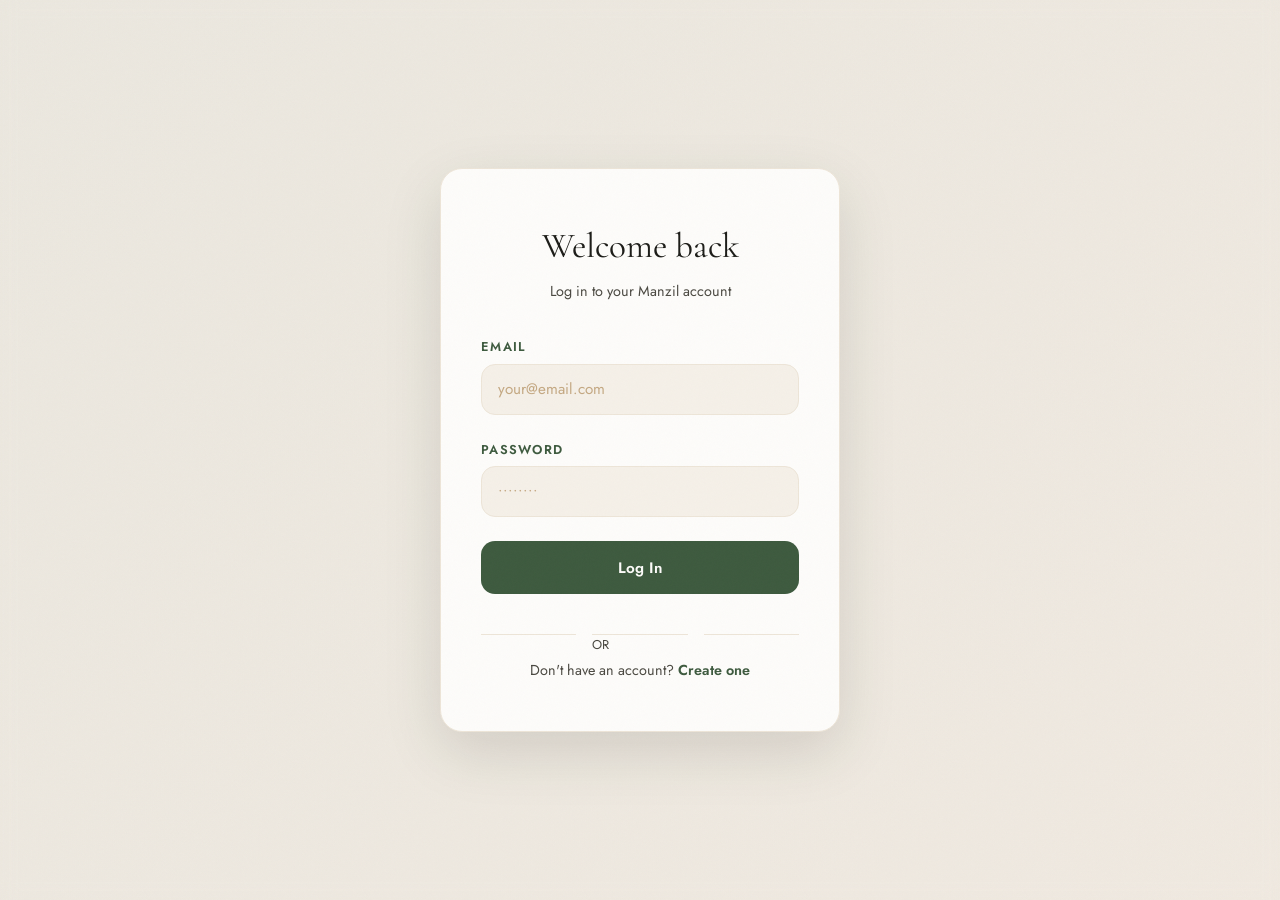
<file: src/main/resources/static/login.html>
<!DOCTYPE html>
<html lang="en">
<head>
  <meta charset="UTF-8"/>
  <meta name="viewport" content="width=device-width, initial-scale=1.0"/>
  <title>Manzil — Log In</title>
  <link rel="stylesheet" href="index.css"/>
  <link href="https://fonts.googleapis.com/css2?family=Cormorant+Garamond:ital,wght@0,300;0,400;0,600;0,700;1,300;1,400;1,600&family=Jost:wght@300;400;500;600&display=swap" rel="stylesheet"/>
  <link rel="stylesheet" href="https://cdnjs.cloudflare.com/ajax/libs/font-awesome/6.5.0/css/all.min.css"/>
  <style>
    .login-container {
      position: fixed;
      inset: 0;
      display: flex;
      align-items: center;
      justify-content: center;
      background: linear-gradient(135deg, rgba(61,90,62,.05) 0%, rgba(155,123,90,.05) 100%);
      backdrop-filter: blur(8px);
      z-index: 1000;
    }

    .login-card {
      background: var(--white);
      border: 1.5px solid var(--cream-dk);
      border-radius: var(--r-lg);
      box-shadow: 0 20px 60px rgba(0,0,0,.12);
      padding: 3rem 2.5rem;
      width: 100%;
      max-width: 400px;
      animation: slideUp .5s var(--ease) both;
    }

    @keyframes slideUp {
      from {
        opacity: 0;
        transform: translateY(40px);
      }
      to {
        opacity: 1;
        transform: translateY(0);
      }
    }

    .login-card h1 {
      font-family: var(--serif);
      font-size: 2.2rem;
      font-weight: 400;
      color: var(--ink);
      margin-bottom: .3rem;
      text-align: center;
    }

    .login-card .subtitle {
      text-align: center;
      color: var(--ink-soft);
      font-size: .9rem;
      margin-bottom: 2rem;
    }

    .form-group {
      margin-bottom: 1.5rem;
    }

    .form-group label {
      display: block;
      font-size: .8rem;
      font-weight: 600;
      letter-spacing: .1em;
      text-transform: uppercase;
      color: var(--moss);
      margin-bottom: .4rem;
    }

    .form-group input {
      width: 100%;
      padding: .85rem 1rem;
      border: 1.5px solid var(--cream-dk);
      border-radius: var(--r-md);
      font-family: var(--sans);
      font-size: .95rem;
      color: var(--ink);
      background: var(--cream);
      transition: border-color .25s, box-shadow .25s;
    }

    .form-group input:focus {
      outline: none;
      border-color: var(--moss);
      box-shadow: 0 0 0 3px rgba(61,90,62,.1);
    }

    .form-group input::placeholder {
      color: var(--brown-lt);
    }

    .login-btn {
      width: 100%;
      padding: .95rem;
      background: var(--moss);
      border: none;
      color: var(--white);
      border-radius: var(--r-md);
      font-family: var(--sans);
      font-size: .95rem;
      font-weight: 600;
      cursor: pointer;
      transition: background .25s, transform .15s;
      margin-bottom: 1rem;
    }

    .login-btn:hover {
      background: var(--moss-lt);
      transform: translateY(-2px);
    }

    .login-btn:active {
      transform: translateY(0);
    }

    .divider {
      display: flex;
      align-items: center;
      gap: 1rem;
      margin: 1.5rem 0;
      color: var(--ink-soft);
      font-size: .8rem;
    }

    .divider span {
      flex: 1;
      height: 1px;
      background: var(--cream-dk);
    }

    .signup-link {
      text-align: center;
      font-size: .9rem;
      color: var(--ink-soft);
    }

    .signup-link a {
      color: var(--moss);
      font-weight: 600;
      transition: color .2s;
    }

    .signup-link a:hover {
      color: var(--moss-lt);
    }

    .error-msg {
      display: none;
      background: rgba(155,123,90,.1);
      border: 1px solid var(--brown);
      color: var(--ink);
      padding: .8rem;
      border-radius: var(--r-md);
      font-size: .85rem;
      margin-bottom: 1rem;
      animation: slideUp .3s var(--ease) both;
    }

    .error-msg.show {
      display: block;
    }
  </style>
</head>
<body>

  <!-- Grain texture overlay -->
  <div class="grain"></div>

  <!-- Login Container -->
  <div class="login-container">
    <div class="login-card">
      <h1>Welcome back</h1>
      <p class="subtitle">Log in to your Manzil account</p>

      <div class="error-msg" id="errorMsg"></div>

      <form id="loginForm" onsubmit="handleLogin(event)">
        <div class="form-group">
          <label for="email">Email</label>
          <input
            type="email"
            id="email"
            name="email"
            placeholder="your@email.com"
            required
          />
        </div>

        <div class="form-group">
          <label for="password">Password</label>
          <input
            type="password"
            id="password"
            name="password"
            placeholder="••••••••"
            required
          />
        </div>

        <button type="submit" class="login-btn">Log In</button>
      </form>

      <div class="divider">
        <span></span>
        <span>OR</span>
        <span></span>
      </div>

      <div class="signup-link">
        Don't have an account? <a href="signup.html">Create one</a>
      </div>
    </div>
  </div>

  <script src="api.js"></script>
  <script>
    async function handleLogin(event) {
      event.preventDefault();
      const email = document.getElementById('email').value;
      const password = document.getElementById('password').value;
      const errorMsg = document.getElementById('errorMsg');
      const loginBtn = document.querySelector('.login-btn');

      // Clear error
      errorMsg.classList.remove('show');

      // Basic validation
      if (!email || !password) {
        errorMsg.textContent = 'Please fill in all fields';
        errorMsg.classList.add('show');
        return;
      }

      // Show loading state
      loginBtn.disabled = true;
      loginBtn.textContent = 'Logging in...';

      try {
        await AuthService.login(email, password);
        // Login successful - redirect
        window.location.href = 'index.html';
      } catch (error) {
        errorMsg.textContent = error.message || 'Login failed. Please try again.';
        errorMsg.classList.add('show');
        loginBtn.disabled = false;
        loginBtn.textContent = 'Log In';
      }
    }

    // Check if already logged in
    window.addEventListener('load', () => {
      if (AuthService.isLoggedIn()) {
        window.location.href = 'index.html';
      }
    });
  </script>

</body>
</html>
</file>
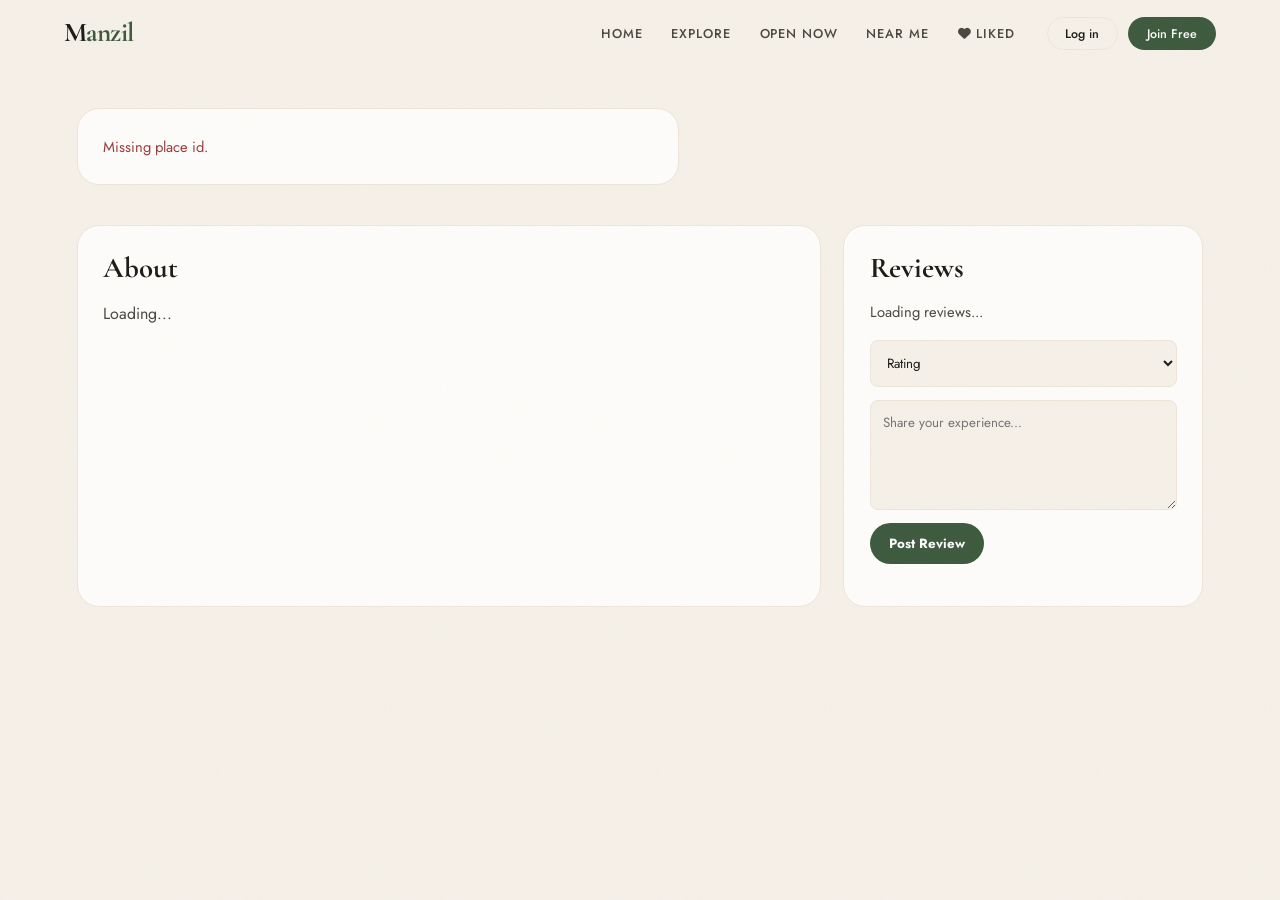
<file: src/main/resources/static/place.html>
<!DOCTYPE html>
<html lang="en">
<head>
  <meta charset="UTF-8"/>
  <meta name="viewport" content="width=device-width, initial-scale=1.0"/>
  <title>Manzil - Place Details</title>
  <link rel="stylesheet" href="shared.css"/>
  <link href="https://fonts.googleapis.com/css2?family=Cormorant+Garamond:ital,wght@0,300;0,400;0,600;0,700;1,300;1,400;1,600&family=Jost:wght@300;400;500;600&display=swap" rel="stylesheet"/>
  <link rel="stylesheet" href="https://cdnjs.cloudflare.com/ajax/libs/font-awesome/6.5.0/css/all.min.css"/>
  <style>
    .place-shell { background: var(--cream); min-height: calc(100vh - var(--nav-h)); }
    .place-hero { display: grid; grid-template-columns: minmax(0, 1.1fr) minmax(320px, .9fr); gap: 2rem; padding: 2.5rem 6vw; align-items: stretch; }
    .place-media { min-height: 460px; border-radius: var(--r-lg); overflow: hidden; background: var(--cream-dk); border: 1px solid var(--cream-dk); }
    .place-media img { width: 100%; height: 100%; object-fit: cover; display: block; }
    .place-summary { background: var(--white); border: 1px solid var(--cream-dk); border-radius: var(--r-lg); padding: 2rem; display: flex; flex-direction: column; justify-content: center; }
    .place-kicker { color: var(--brown); font-size: .74rem; font-weight: 600; letter-spacing: .14em; text-transform: uppercase; margin-bottom: .5rem; }
    .place-title { font-family: var(--serif); font-size: clamp(2.4rem, 5vw, 4.2rem); line-height: .98; font-weight: 600; margin-bottom: 1rem; }
    .place-desc { color: var(--ink-soft); font-size: 1rem; line-height: 1.8; margin-bottom: 1.4rem; }
    .place-actions { display: flex; gap: .7rem; flex-wrap: wrap; margin-bottom: 1.3rem; }
    .action-btn { border: 1.5px solid var(--cream-dk); background: var(--cream); color: var(--ink-soft); border-radius: 100px; padding: .55rem 1rem; font-family: var(--sans); font-size: .86rem; font-weight: 600; cursor: pointer; display: inline-flex; align-items: center; gap: .45rem; }
    .action-btn.active.bookmark { color: var(--moss); border-color: var(--moss); background: var(--moss-pale); }
    .action-btn.active.like { color: #b94a48; border-color: #d9aaa8; background: #fff1f0; }
    .meta-grid { display: grid; grid-template-columns: repeat(2, minmax(0, 1fr)); gap: .75rem; }
    .meta-item { background: var(--cream); border: 1px solid var(--cream-dk); border-radius: var(--r-sm); padding: .85rem; }
    .meta-label { color: var(--brown); display: block; font-size: .68rem; letter-spacing: .1em; text-transform: uppercase; font-weight: 600; margin-bottom: .2rem; }
    .meta-value { color: var(--ink); font-weight: 600; font-size: .92rem; }
    .detail-wrap { display: grid; grid-template-columns: minmax(0, 1fr) 360px; gap: 1.4rem; padding: 0 6vw 4rem; }
    .panel { background: var(--white); border: 1px solid var(--cream-dk); border-radius: var(--r-lg); padding: 1.6rem; }
    .panel h2 { font-family: var(--serif); font-size: 1.8rem; line-height: 1.1; margin-bottom: 1rem; }
    .vibe-list { display: flex; flex-wrap: wrap; gap: .5rem; }
    .vibe-chip { background: var(--moss-pale); color: var(--moss); border-radius: 100px; padding: .32rem .8rem; font-size: .82rem; font-weight: 600; }
    .review-form { display: grid; gap: .8rem; margin-top: 1rem; }
    .review-form textarea, .review-form select { width: 100%; border: 1.5px solid var(--cream-dk); background: var(--cream); border-radius: var(--r-sm); padding: .75rem; font-family: var(--sans); color: var(--ink); }
    .review-form textarea { min-height: 110px; resize: vertical; }
    .submit-btn { background: var(--moss); color: var(--white); border: none; border-radius: 100px; padding: .7rem 1.2rem; font-family: var(--sans); font-weight: 700; cursor: pointer; justify-self: start; }
    .review-list { display: grid; gap: .8rem; margin-top: 1rem; }
    .review-card { border: 1px solid var(--cream-dk); background: var(--cream); border-radius: var(--r-md); padding: 1rem; }
    .review-top { display: flex; justify-content: space-between; gap: 1rem; align-items: center; margin-bottom: .45rem; }
    .review-user { font-weight: 700; color: var(--ink); }
    .review-rating { color: var(--brown); font-weight: 700; font-size: .86rem; }
    .review-date { color: var(--ink-soft); font-size: .78rem; }
    .review-text { color: var(--ink-soft); line-height: 1.65; }
    .review-like { border: none; background: none; color: var(--moss); cursor: pointer; font-family: var(--sans); font-weight: 600; margin-top: .5rem; padding: 0; }
    .empty-note, .error-note { color: var(--ink-soft); font-size: .92rem; }
    .error-note { color: #9b3b3b; }
    @media (max-width: 900px) {
      .place-hero, .detail-wrap { grid-template-columns: 1fr; }
      .place-media { min-height: 320px; }
    }
    @media (max-width: 560px) {
      .place-hero { padding: 1.25rem 4vw; }
      .detail-wrap { padding: 0 4vw 3rem; }
      .meta-grid { grid-template-columns: 1fr; }
    }
  </style>
</head>
<body>
  <div class="grain"></div>

  <nav class="nav" id="nav">
    <a href="index.html" class="nav-logo">M<span>anzil</span></a>
    <div class="nav-links" id="navLinks">
      <a href="index.html">Home</a>
      <a href="places.html">Explore</a>
      <a href="places.html?open=true">Open Now</a>
      <a href="places.html?nearby=true">Near Me</a>
      <a href="likedplaces.html"><i class="fas fa-heart"></i> Liked</a>
    </div>
    <div class="nav-right" id="navRight">
      <button class="nav-btn-ghost" onclick="location.href='login.html'">Log in</button>
      <button class="nav-btn-solid" onclick="location.href='signup.html'">Join Free</button>
    </div>
  </nav>

  <main class="place-shell">
    <section class="place-hero" id="placeHero">
      <div class="place-media"><div class="skel" style="height:100%;"></div></div>
      <div class="place-summary">
        <p class="place-kicker">Loading</p>
        <h1 class="place-title">Place details</h1>
        <p class="place-desc">Loading place information...</p>
      </div>
    </section>

    <section class="detail-wrap">
      <div class="panel">
        <h2>About</h2>
        <p class="place-desc" id="fullDescription">Loading...</p>
        <div class="vibe-list" id="vibeList"></div>
      </div>

      <aside class="panel">
        <h2>Reviews</h2>
        <div id="reviewSummary" class="empty-note">Loading reviews...</div>
        <form class="review-form" id="reviewForm">
          <select id="ratingScore" required>
            <option value="">Rating</option>
            <option value="5">5 - Excellent</option>
            <option value="4">4 - Good</option>
            <option value="3">3 - Okay</option>
            <option value="2">2 - Poor</option>
            <option value="1">1 - Bad</option>
          </select>
          <textarea id="reviewComments" placeholder="Share your experience..." required></textarea>
          <button class="submit-btn" type="submit">Post Review</button>
        </form>
        <div class="review-list" id="reviewList"></div>
      </aside>
    </section>
  </main>

  <script>
    const BASE = 'https://manzil-production-73bf.up.railway.app/api';
    const FALLBACK_IMG = 'https://images.unsplash.com/photo-1506905925346-21bda4d32df4?w=1200&q=80';
    const params = new URLSearchParams(window.location.search);
    const placeId = Number(params.get('id'));
    let currentPlace = null;
    let bookmarked = false;
    let liked = false;

    const getCurrentUser = () => {
      const user = localStorage.getItem('manzilUser');
      return user ? JSON.parse(user) : null;
    };
    const getCurrentUserId = () => {
      const user = getCurrentUser();
      return user?.userId || user?.id || null;
    };
    const placeImage = p => p?.imgUrls?.[0] || p?.imageUrl || FALLBACK_IMG;
    const money = value => Number(value).toLocaleString();
    const costText = p => Number.isFinite(Number(p.minCost)) && Number.isFinite(Number(p.maxCost))
      ? (Number(p.minCost) === 0 && Number(p.maxCost) === 0 ? 'Free' : `PKR ${money(p.minCost)} - ${money(p.maxCost)}`)
      : 'Not listed';
    const ratingText = rating => Number(rating) > 0 ? Number(rating).toFixed(1) : 'No ratings yet';

    function updateNavBar() {
      const user = getCurrentUser();
      if (!user) return;
      const userName = user.name || user.fullname || user.email?.split('@')[0] || 'Profile';
      document.getElementById('navRight').innerHTML = `
        <a href="bookmarks.html" style="color:var(--moss);font-weight:500;display:flex;align-items:center;gap:.5rem;text-decoration:none;">
          <i class="fas fa-bookmark"></i> Bookmarks
        </a>
        <a href="likedplaces.html" style="color:var(--moss);font-weight:500;display:flex;align-items:center;gap:.5rem;text-decoration:none;">
          <i class="fas fa-heart"></i> Liked
        </a>
        <a href="profile.html" style="color:var(--moss);font-weight:500;display:flex;align-items:center;gap:.5rem;text-decoration:none;">
          <i class="fas fa-user"></i> ${userName}
        </a>
        <button class="nav-btn-ghost" onclick="handleLogout()">Log out</button>
      `;
    }

    function handleLogout() {
      localStorage.removeItem('manzilUser');
      window.location.href = 'login.html';
    }

    function requireLogin() {
      if (getCurrentUserId()) return true;
      window.location.href = 'login.html';
      return false;
    }

    async function loadPlace() {
      if (!placeId) {
        document.getElementById('placeHero').innerHTML = '<div class="panel error-note">Missing place id.</div>';
        return;
      }

      try {
        currentPlace = await fetch(`${BASE}/places/${placeId}`).then(r => {
          if (!r.ok) throw new Error('Place not found');
          return r.json();
        });
        document.title = `Manzil - ${currentPlace.name}`;
        renderPlace(currentPlace);
        await Promise.all([loadActions(), loadReviews()]);
      } catch {
        document.getElementById('placeHero').innerHTML = '<div class="panel error-note">Could not load this place.</div>';
      }
    }

    function renderPlace(place) {
      document.getElementById('placeHero').innerHTML = `
        <div class="place-media">
          <img src="${placeImage(place)}" alt="${place.name}"/>
        </div>
        <div class="place-summary">
          <p class="place-kicker">${place.cName || 'Place'}</p>
          <h1 class="place-title">${place.name}</h1>
          <p class="place-desc">${place.description || 'No description available.'}</p>
          <div class="place-actions">
            <button class="action-btn bookmark ${bookmarked ? 'active' : ''}" id="bookmarkBtn" onclick="toggleBookmark()">
              <i class="fas fa-bookmark"></i> Bookmark
            </button>
            <button class="action-btn like ${liked ? 'active' : ''}" id="likeBtn" onclick="toggleLike()">
              <i class="fas fa-heart"></i> Like
            </button>
          </div>
          <div class="meta-grid">
            <div class="meta-item"><span class="meta-label">City</span><span class="meta-value">${place.city || '-'}</span></div>
            <div class="meta-item"><span class="meta-label">Rating</span><span class="meta-value"><i class="fa fa-star"></i> ${ratingText(place.avgRating)}</span></div>
            <div class="meta-item"><span class="meta-label">Cost</span><span class="meta-value">${costText(place)}</span></div>
            <div class="meta-item"><span class="meta-label">Hours</span><span class="meta-value">${place.openingTime || '-'} - ${place.closingTime || '-'}</span></div>
          </div>
        </div>
      `;
      document.getElementById('fullDescription').textContent = place.description || 'No full description available.';
      document.getElementById('vibeList').innerHTML = (place.vibes || []).length
        ? place.vibes.map(vibe => `<span class="vibe-chip">${vibe}</span>`).join('')
        : '<p class="empty-note">No vibes listed.</p>';
    }

    function updateActionButtons() {
      document.getElementById('bookmarkBtn')?.classList.toggle('active', bookmarked);
      document.getElementById('likeBtn')?.classList.toggle('active', liked);
    }

    async function loadActions() {
      const userId = getCurrentUserId();
      if (!userId) return;
      const [bookmarkStatus, likedStatus] = await Promise.all([
        fetch(`${BASE}/bookmark/user/${userId}/place/${placeId}`).then(r => r.ok).catch(() => false),
        fetch(`${BASE}/liked/user/${userId}/place/${placeId}`).then(r => r.ok).catch(() => false)
      ]);
      bookmarked = bookmarkStatus;
      liked = likedStatus;
      updateActionButtons();
    }

    async function toggleBookmark() {
      if (!requireLogin()) return;
      const userId = getCurrentUserId();
      const wasBookmarked = await fetch(`${BASE}/bookmark/user/${userId}/place/${placeId}`).then(r => r.ok).catch(() => bookmarked);
      bookmarked = !wasBookmarked;
      updateActionButtons();
      try {
        const response = wasBookmarked
          ? await fetch(`${BASE}/bookmark/user/${userId}/place/${placeId}`, { method: 'DELETE' })
          : await fetch(`${BASE}/bookmark`, {
              method: 'POST',
              headers: { 'Content-Type': 'application/json' },
              body: JSON.stringify({ userId, placeId })
            });
        if (!response.ok) throw new Error('Bookmark failed');
      } catch {
        bookmarked = wasBookmarked;
        updateActionButtons();
        alert('Could not update bookmark. Please try again.');
      }
    }

    async function toggleLike() {
      if (!requireLogin()) return;
      const userId = getCurrentUserId();
      liked = !liked;
      updateActionButtons();
      try {
        const response = await fetch(`${BASE}/liked/toggle/user/${userId}/place/${placeId}`, { method: 'POST' });
        if (!response.ok) throw new Error('Like failed');
        const data = await response.json().catch(() => null);
        if (data?.liked === true) liked = true;
        if (data?.liked === false) liked = false;
        updateActionButtons();
      } catch {
        liked = !liked;
        updateActionButtons();
        alert('Could not update like. Please try again.');
      }
    }

    async function loadReviews() {
      try {
        const reviews = await fetch(`${BASE}/reviews/place/${placeId}`).then(r => r.ok ? r.json() : []);
        renderReviews(reviews);
      } catch {
        document.getElementById('reviewList').innerHTML = '<p class="error-note">Could not load reviews.</p>';
      }
    }

    function renderReviews(reviews) {
      const list = document.getElementById('reviewList');
      document.getElementById('reviewSummary').textContent = reviews.length
        ? `${reviews.length} review${reviews.length === 1 ? '' : 's'}`
        : 'No reviews yet.';

      if (!reviews.length) {
        list.innerHTML = '<p class="empty-note">Be the first to review this place.</p>';
        return;
      }

      list.innerHTML = reviews.map(review => `
        <article class="review-card">
          <div class="review-top">
            <div>
              <div class="review-user">${review.userName || 'Manzil user'}</div>
              <div class="review-date">${review.reviewDate || ''}</div>
            </div>
            <div class="review-rating"><i class="fa fa-star"></i> ${review.ratingScore || 0}/5</div>
          </div>
          <p class="review-text">${review.comments || ''}</p>
          <button class="review-like" onclick="likeReview(${review.reviewId})">
            <i class="fas fa-thumbs-up"></i> ${review.likesCount || 0}
          </button>
        </article>
      `).join('');
    }

    async function likeReview(reviewId) {
      try {
        await fetch(`${BASE}/reviews/${reviewId}/like`, { method: 'PUT' });
        loadReviews();
      } catch {}
    }

    document.getElementById('reviewForm').addEventListener('submit', async event => {
      event.preventDefault();
      if (!requireLogin()) return;

      const userId = getCurrentUserId();
      const ratingScore = Number(document.getElementById('ratingScore').value);
      const comments = document.getElementById('reviewComments').value.trim();
      if (!ratingScore || !comments) return;

      try {
        const response = await fetch(`${BASE}/reviews`, {
          method: 'POST',
          headers: { 'Content-Type': 'application/json' },
          body: JSON.stringify({ userId, placeId, ratingScore, comments })
        });
        if (!response.ok) throw new Error('Review failed');
        document.getElementById('reviewForm').reset();
        await Promise.all([loadPlace(), loadReviews()]);
      } catch {
        alert('Could not post review. Please try again.');
      }
    });

    updateNavBar();
    loadPlace();
  </script>
</body>
</html>
</file>
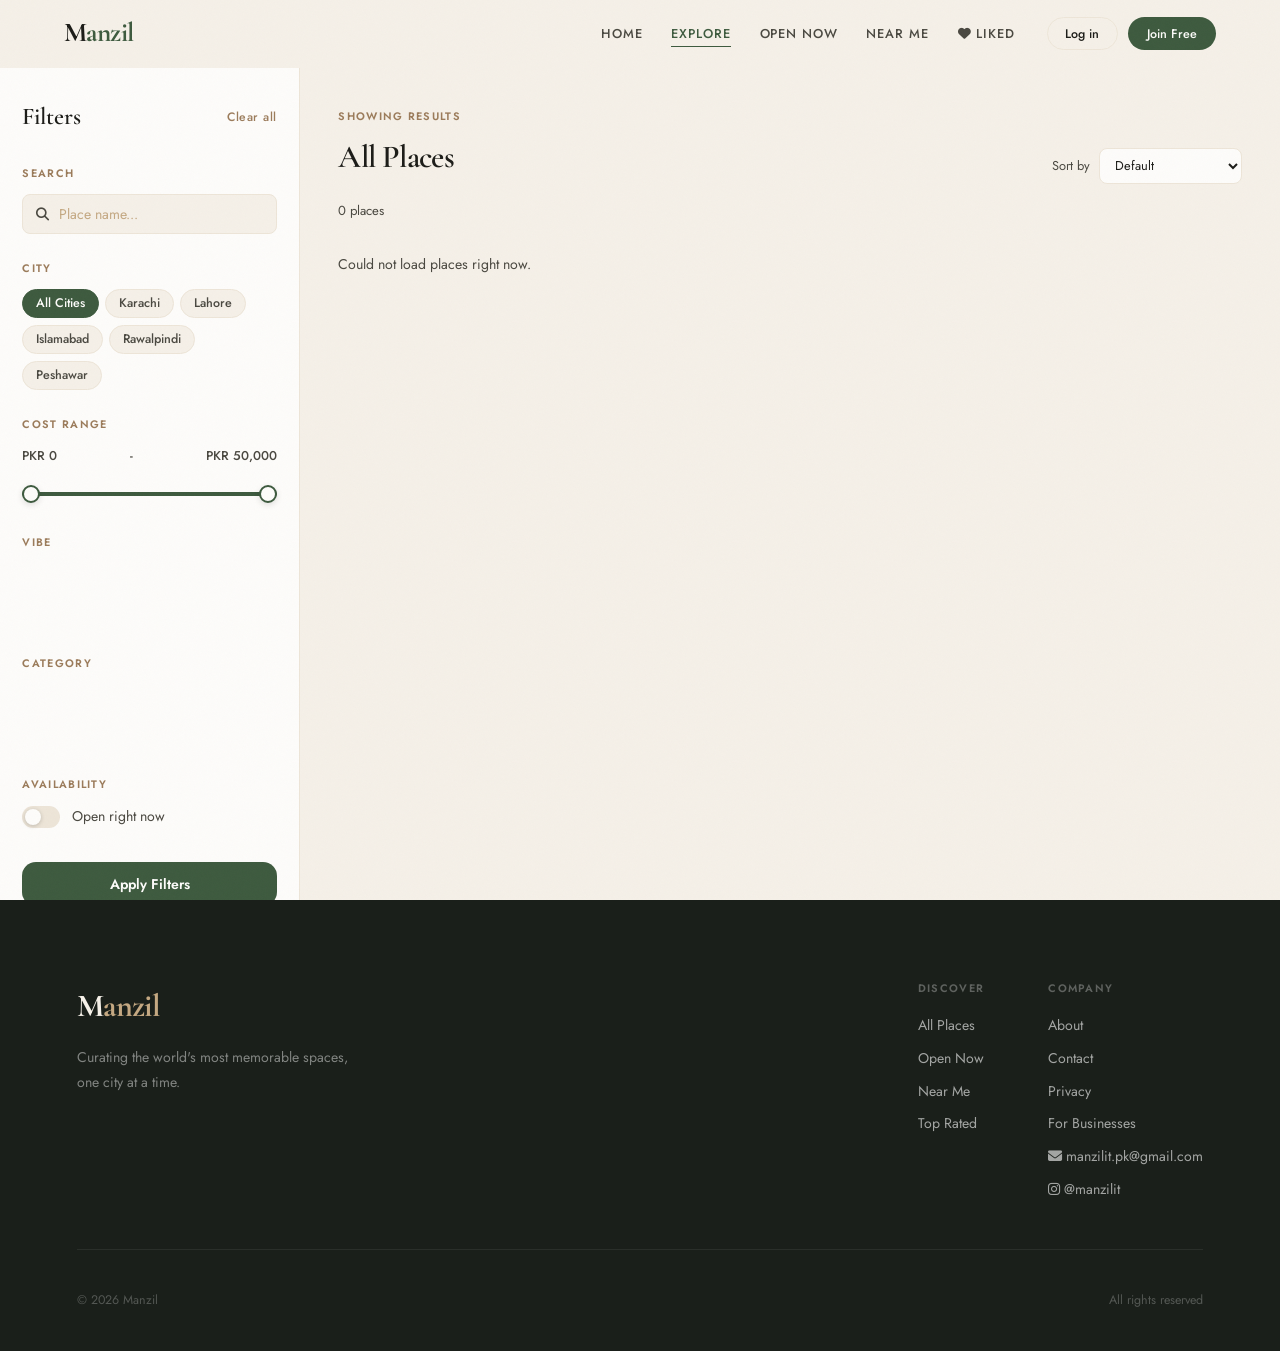
<file: src/main/resources/static/places.html>
<!DOCTYPE html>
<html lang="en">
<head>
  <meta charset="UTF-8"/>
  <meta name="viewport" content="width=device-width, initial-scale=1.0"/>
  <title>Manzil - Explore Places</title>
  <link rel="stylesheet" href="shared.css"/>
  <link rel="stylesheet" href="places.css"/>
  <link href="https://fonts.googleapis.com/css2?family=Cormorant+Garamond:ital,wght@0,300;0,400;0,600;0,700;1,300;1,400;1,600&family=Jost:wght@300;400;500;600&display=swap" rel="stylesheet"/>
  <link rel="stylesheet" href="https://cdnjs.cloudflare.com/ajax/libs/font-awesome/6.5.0/css/all.min.css"/>
</head>
<body>
  <div class="grain"></div>

  <nav class="nav" id="nav">
    <a href="index.html" class="nav-logo">M<span>anzil</span></a>
    <div class="nav-links" id="navLinks">
      <a href="index.html">Home</a>
      <a href="places.html">Explore</a>
      <a href="places.html?open=true">Open Now</a>
      <a href="places.html?nearby=true">Near Me</a>
      <a href="likedplaces.html"><i class="fas fa-heart"></i> Liked</a>
    </div>
    <div class="nav-right" id="navRight">
      <button class="nav-btn-ghost" onclick="location.href='login.html'">Log in</button>
      <button class="nav-btn-solid" onclick="location.href='signup.html'">Join Free</button>
    </div>
  </nav>

  <div class="page-layout">
    <aside class="sidebar">
      <div class="sidebar-inner">
        <div class="filter-header">
          <h2>Filters</h2>
          <button class="clear-btn" id="clearAll">Clear all</button>
        </div>

        <div class="filter-group">
          <label class="filter-label">Search</label>
          <div class="filter-search">
            <i class="fa fa-search"></i>
            <input type="text" id="searchQ" placeholder="Place name..."/>
          </div>
        </div>

        <div class="filter-group">
          <label class="filter-label">City</label>
          <div class="city-chips" id="cityChips">
            <button class="city-chip active" data-city="">All Cities</button>
            <button class="city-chip" data-city="Karachi">Karachi</button>
            <button class="city-chip" data-city="Lahore">Lahore</button>
            <button class="city-chip" data-city="Islamabad">Islamabad</button>
            <button class="city-chip" data-city="Rawalpindi">Rawalpindi</button>
            <button class="city-chip" data-city="Peshawar">Peshawar</button>
          </div>
        </div>

        <div class="filter-group">
          <label class="filter-label">Cost Range</label>
          <div class="range-display">
            <span id="minCostLabel">PKR 0</span>
            <span>-</span>
            <span id="maxCostLabel">PKR 50,000</span>
          </div>
          <div class="dual-range">
            <input type="range" id="minCost" min="0" max="50000" step="500" value="0" class="range-input range-min"/>
            <input type="range" id="maxCost" min="0" max="50000" step="500" value="50000" class="range-input range-max"/>
            <div class="range-track">
              <div class="range-fill" id="rangeFill"></div>
            </div>
          </div>
        </div>

        <div class="filter-group">
          <label class="filter-label">Vibe</label>
          <div class="tag-grid" id="vibeFilters">
            <div class="tag-skel"></div><div class="tag-skel"></div>
            <div class="tag-skel"></div><div class="tag-skel"></div>
          </div>
        </div>

        <div class="filter-group">
          <label class="filter-label">Category</label>
          <div class="tag-grid" id="catFilters">
            <div class="tag-skel"></div><div class="tag-skel"></div>
            <div class="tag-skel"></div><div class="tag-skel"></div>
          </div>
        </div>

        <div class="filter-group">
          <label class="filter-label">Availability</label>
          <label class="toggle-label">
            <input type="checkbox" id="openNowToggle"/>
            <span class="toggle-track"><span class="toggle-thumb"></span></span>
            <span>Open right now</span>
          </label>
        </div>

        <button class="apply-btn" id="applyFilters">Apply Filters</button>
      </div>
    </aside>

    <main class="results-area">
      <div class="results-header">
        <div>
          <p class="results-eyebrow">Showing results</p>
          <h1 class="results-title" id="resultsTitle">All Places</h1>
        </div>
        <div class="sort-wrap">
          <label>Sort by</label>
          <select id="sortSelect">
            <option value="default">Default</option>
            <option value="rating">Highest Rated</option>
            <option value="cost-asc">Cost: Low to High</option>
            <option value="cost-desc">Cost: High to Low</option>
          </select>
        </div>
      </div>

      <p class="results-count" id="resultsCount">Loading...</p>
      <div class="places-grid" id="placesGrid">
        <div class="skel skel-place"></div>
        <div class="skel skel-place"></div>
        <div class="skel skel-place"></div>
        <div class="skel skel-place"></div>
        <div class="skel skel-place"></div>
        <div class="skel skel-place"></div>
      </div>
    </main>
  </div>

  <script>
    const BASE = 'https://manzil-production-73bf.up.railway.app/api';
    const FALLBACK_IMG = 'https://images.unsplash.com/photo-1506905925346-21bda4d32df4?w=700&q=80';
    const VIBE_LABELS = ['Androon', 'Aesthetic', 'Casual', 'Cosy', 'Trendy', 'Peaceful', 'Romantic', 'Study Friendly'];
    const VIBE_ICONS = ['✨','🔥','🌙','🌿','🎉','💎','🌊','🏔️'];

    let basePlaces = [];
    let allPlaces = [];
    let vibeOptions = [];
    let bookmarkedPlaceIds = new Set();
    let likedPlaceIds = new Set();
    let selectedCity = '';
    let selectedVibes = new Set();
    let selectedCats = new Set();

    const placeImage = p => p.imageUrl || p.imgUrl || p.imgUrls?.[0] || FALLBACK_IMG;
    const hasNumber = value => Number.isFinite(Number(value));
    const money = value => Number(value).toLocaleString();
    const cost = p => hasNumber(p.minCost) && hasNumber(p.maxCost)
      ? (Number(p.minCost) === 0 && Number(p.maxCost) === 0 ? 'Free' : `PKR ${money(p.minCost)} - ${money(p.maxCost)}`)
      : '';
    const stars = p => Number(p.avgRating) > 0
      ? `<span class="pc-rating"><i class="fa fa-star"></i> ${Number(p.avgRating).toFixed(1)}</span>`
      : '';

    const mapsLinkButton = p => {
      const lat = Number(p.latitude);
      const lng = Number(p.longitude);
      if (!Number.isFinite(lat) || !Number.isFinite(lng) || (lat === 0 && lng === 0)) return '';
      return `<a class="pc-action pc-maps"
                 title="Open in Google Maps"
                 aria-label="Open ${p.name} in Google Maps"
                 href="https://www.google.com/maps?q=${lat},${lng}"
                 target="_blank"
                 rel="noopener"
                 onclick="event.stopPropagation()">
                <i class="fas fa-map-location-dot"></i>
              </a>`;
    };

    const minutes = time => {
      if (!time) return null;
      const [hours, mins] = time.split(':').map(Number);
      return Number.isFinite(hours) && Number.isFinite(mins) ? hours * 60 + mins : null;
    };

    const isOpenNow = p => {
      const open = minutes(p.openingTime);
      const close = minutes(p.closingTime);
      if (open == null || close == null) return false;
      const now = new Date();
      const current = now.getHours() * 60 + now.getMinutes();
      return close <= open ? current >= open || current <= close : current >= open && current <= close;
    };

    const overlapsCost = (p, min, max) => {
      const placeMin = hasNumber(p.minCost) ? Number(p.minCost) : 0;
      const placeMax = hasNumber(p.maxCost) ? Number(p.maxCost) : placeMin;
      return placeMax >= min && placeMin <= max;
    };

    async function hydratePlaces(places) {
      return Promise.all(places.map(async p => {
        try {
          const detail = await fetch(`${BASE}/places/${p.placeId}`).then(r => r.ok ? r.json() : null);
          return {
            ...p,
            description: detail?.description || p.description || '',
            openingTime: detail?.openingTime || p.openingTime,
            closingTime: detail?.closingTime || p.closingTime,
            minCost: detail?.minCost ?? p.minCost,
            maxCost: detail?.maxCost ?? p.maxCost,
        avgRating: detail?.avgRating ?? p.avgRating,
        vibes: detail?.vibes || p.vibes || [],
        category: p.category || detail?.cName,
        imageUrl: p.imageUrl || p.imgUrl || p.imgUrls?.[0] || detail?.imgUrls?.[0],
        order: p.order
          };
        } catch {
          return p;
        }
      }));
    }

    function renderPlaces(places) {
      const grid = document.getElementById('placesGrid');
      document.getElementById('resultsCount').textContent =
        `${places.length} place${places.length !== 1 ? 's' : ''} found`;

      if (!places.length) {
        grid.innerHTML = '<p class="err-msg">No places match your filters.</p>';
        return;
      }

      grid.innerHTML = places.map(p => `
        <div class="place-card" onclick="location.href='places.html?place=${p.placeId}'">
          <div class="pc-img-wrap">
            <img src="${placeImage(p)}" alt="${p.name}" loading="lazy"/>
            ${stars(p)}
            <button class="pc-action pc-bookmark ${bookmarkedPlaceIds.has(p.placeId) ? 'active' : ''}"
                    title="Bookmark"
                    aria-label="Bookmark ${p.name}"
                    data-place-id="${p.placeId}"
                    data-action="bookmark"
                    onclick="event.stopPropagation(); toggleBookmark(${p.placeId})">
              <i class="fas fa-bookmark"></i>
            </button>
            <button class="pc-action pc-like ${likedPlaceIds.has(p.placeId) ? 'active' : ''}"
                    title="Like"
                    aria-label="Like ${p.name}"
                    data-place-id="${p.placeId}"
                    data-action="like"
                    onclick="event.stopPropagation(); toggleLike(${p.placeId})">
              <i class="fas fa-heart"></i>
            </button>
            ${mapsLinkButton(p)}
          </div>
          <div class="pc-body">
            <div class="pc-meta">
              <span class="pc-city"><i class="fa fa-location-dot"></i> ${p.city || '-'}</span>
              ${p.category ? `<span class="pc-cat">${p.category}</span>` : ''}
            </div>
            <h3 class="pc-name">${p.name}</h3>
            ${p.description ? `<p class="pc-desc">${p.description}</p>` : ''}
            <div class="pc-footer">
              ${cost(p) ? `<span class="pc-cost">${cost(p)}</span>` : '<span></span>'}
              ${p.openingTime && p.closingTime ? `<span class="pc-hours">${isOpenNow(p) ? 'Open now' : 'Closed'}</span>` : ''}
            </div>
          </div>
        </div>
      `).join('');
    }

    function placeMatchesVibes(p) {
      if (!selectedVibes.size) return true;
      return [...selectedVibes].every(id => vibeOptions.find(v => v.id === id)?.placeIds.has(p.placeId));
    }

    function applyFilters() {
      const q = document.getElementById('searchQ').value.trim().toLowerCase();
      const min = Number(document.getElementById('minCost').value);
      const max = Number(document.getElementById('maxCost').value);
      const openOnly = document.getElementById('openNowToggle').checked;
      const sort = document.getElementById('sortSelect').value;

      let filtered = [...allPlaces];

      if (q) {
        filtered = filtered.filter(p =>
          p.name?.toLowerCase().includes(q) ||
          p.city?.toLowerCase().includes(q) ||
          p.category?.toLowerCase().includes(q) ||
          p.description?.toLowerCase().includes(q) ||
          p.vibes?.some(v => v.toLowerCase().includes(q))
        );
      }
      if (selectedCity) filtered = filtered.filter(p => p.city === selectedCity);
      if (selectedCats.size) filtered = filtered.filter(p => selectedCats.has(p.category));
      filtered = filtered.filter(p => overlapsCost(p, min, max));
      if (openOnly) filtered = filtered.filter(isOpenNow);
      filtered = filtered.filter(placeMatchesVibes);

      filtered.sort((a, b) => {
        if (sort === 'rating') return (Number(b.avgRating) || 0) - (Number(a.avgRating) || 0);
        if (sort === 'cost-asc') return (Number(a.minCost) || 0) - (Number(b.minCost) || 0);
        if (sort === 'cost-desc') return (Number(b.maxCost) || 0) - (Number(a.maxCost) || 0);
        return (a.order ?? 0) - (b.order ?? 0);
      });

      const active = [];
      if (selectedCity) active.push(selectedCity);
      if (selectedCats.size) active.push([...selectedCats].join(', '));
      if (selectedVibes.size) {
        active.push([...selectedVibes].map(id => vibeOptions.find(v => v.id === id)?.label).filter(Boolean).join(', '));
      }
      if (openOnly) active.push('Open Now');
      if (q) active.push(`"${q}"`);
      document.getElementById('resultsTitle').textContent = active.filter(Boolean).join(' / ') || 'All Places';

      renderPlaces(filtered);
    }

    async function loadCategoryFilters() {
      try {
        const categories = await fetch(`${BASE}/categories`).then(r => r.ok ? r.json() : []);
        const fallback = [...new Set(basePlaces.map(p => p.category).filter(Boolean))]
          .map((name, index) => ({ categoryId: index + 1, name }));
        const source = categories.length ? categories : fallback;

        document.getElementById('catFilters').innerHTML = source.map(c =>
          `<button class="tag-btn" data-cat-id="${c.categoryId}" data-cat-name="${c.name}">${c.name}</button>`
        ).join('');

        document.querySelectorAll('[data-cat-name]').forEach(btn => {
          btn.addEventListener('click', () => {
            const name = btn.dataset.catName;
            selectedCats.has(name) ? selectedCats.delete(name) : selectedCats.add(name);
            btn.classList.toggle('active');
            applyFilters();
          });
        });
      } catch {
        document.getElementById('catFilters').innerHTML = '<p class="err-msg">Could not load categories.</p>';
      }
    }

    function loadCityFilters() {
      const cities = [...new Set(['Karachi', 'Islamabad', 'Lahore', ...basePlaces.map(p => p.city).filter(Boolean)])].sort();
      document.getElementById('cityChips').innerHTML = `
        <button class="city-chip active" data-city="">All Cities</button>
        ${cities.map(city => `<button class="city-chip" data-city="${city}">${city}</button>`).join('')}
      `;
    }

    async function loadVibeFilters() {
      try {
        const results = await Promise.all(
          Array.from({length:8}, (_, i) =>
            fetch(`${BASE}/places/vibe?vibeID=${i + 1}`).then(r => r.json()).catch(() => [])
          )
        );
        vibeOptions = results.map((places, index) => ({
          id: index + 1,
          label: VIBE_LABELS[index] || 'Cosy',
          placeIds: new Set(places.map(p => p.placeId))
        })).filter(v => v.placeIds.size);

        document.getElementById('vibeFilters').innerHTML = vibeOptions.map(v =>
          `<button class="tag-btn" data-vibe-id="${v.id}">${VIBE_ICONS[v.id - 1] || '✨'} ${v.label}</button>`
        ).join('');

        document.querySelectorAll('[data-vibe-id]').forEach(btn => {
          btn.addEventListener('click', () => {
            const id = Number(btn.dataset.vibeId);
            selectedVibes.has(id) ? selectedVibes.delete(id) : selectedVibes.add(id);
            btn.classList.toggle('active');
            applyFilters();
          });
        });
      } catch {
        document.getElementById('vibeFilters').innerHTML = '<p class="err-msg">Could not load vibes.</p>';
      }
    }

    async function loadPlaces() {
      try {
        const url = new URLSearchParams(window.location.search);
        if (url.get('place') || url.get('id')) {
          await loadPlaceDetail(Number(url.get('place') || url.get('id')));
          return;
        }
        const places = await fetch(`${BASE}/places`).then(r => r.json());
        places.forEach((place, index) => place.order = index);
        basePlaces = await hydratePlaces(places);
        allPlaces = [...basePlaces];

        loadCityFilters();
        await Promise.all([loadCategoryFilters(), loadVibeFilters()]);
        await loadUserPlaceActions();

        if (url.get('open')) document.getElementById('openNowToggle').checked = true;
        if (url.get('vibe')) {
          const vibeId = Number(url.get('vibe'));
          if (vibeId) {
            selectedVibes.add(vibeId);
            document.querySelector(`[data-vibe-id="${vibeId}"]`)?.classList.add('active');
          }
        }
        if (url.get('category')) {
          const catButton = document.querySelector(`[data-cat-id="${url.get('category')}"]`);
          if (catButton) {
            selectedCats.add(catButton.dataset.catName);
            catButton.classList.add('active');
          }
        }
        if (url.get('nearby')) requestNearby();

        applyFilters();
      } catch {
        document.getElementById('placesGrid').innerHTML = '<p class="err-msg">Could not load places right now.</p>';
        document.getElementById('resultsCount').textContent = '0 places';
      }
    }

    function renderPlaceDetail(place, reviews = []) {
      document.title = `Manzil - ${place.name}`;
      document.querySelector('.page-layout').innerHTML = `
        <main class="place-detail-page">
          <button class="clear-btn detail-back" onclick="location.href='places.html'"><i class="fa fa-arrow-left"></i> Back to Explore</button>
          <section class="detail-hero">
            <div class="detail-image">
              <img src="${place.imgUrls?.[0] || place.imageUrl || FALLBACK_IMG}" alt="${place.name}"/>
            </div>
            <div class="detail-summary">
              <div class="filter-label">${place.cName || place.category || 'Place'}</div>
              <h1>${place.name}</h1>
              <p>${place.description || 'No description available.'}</p>
              <div class="place-actions">
                <button class="action-btn bookmark ${bookmarkedPlaceIds.has(place.placeId) ? 'active' : ''}"
                        data-place-id="${place.placeId}" data-action="bookmark"
                        onclick="toggleBookmark(${place.placeId})">
                  <i class="fas fa-bookmark"></i> <span class="btn-label">${bookmarkedPlaceIds.has(place.placeId) ? 'Bookmarked' : 'Bookmark'}</span>
                </button>
                <button class="action-btn like ${likedPlaceIds.has(place.placeId) ? 'active' : ''}"
                        data-place-id="${place.placeId}" data-action="like"
                        onclick="toggleLike(${place.placeId})">
                  <i class="fas fa-heart"></i> <span class="btn-label">${likedPlaceIds.has(place.placeId) ? 'Liked' : 'Like'}</span>
                </button>
                <button class="action-btn share" data-place-id="${place.placeId}" onclick="sharePlace(${place.placeId})">
                  <i class="fas fa-share-nodes"></i> <span class="btn-label">Share</span>
                </button>
              </div>
              <div class="detail-meta">
                <div><span>City</span><strong>${place.city || '-'}</strong></div>
                <div><span>Rating</span><strong><i class="fa fa-star"></i> ${Number(place.avgRating) > 0 ? Number(place.avgRating).toFixed(1) : 'No ratings'}</strong></div>
                <div><span>Cost</span><strong>${cost(place) || 'Not listed'}</strong></div>
                <div><span>Hours</span><strong>${place.openingTime || '-'} - ${place.closingTime || '-'}</strong></div>
              </div>
            </div>
          </section>
          <section class="detail-content">
            <div class="detail-panel">
              <h2>Full Description</h2>
              <p>${place.description || 'No full description available.'}</p>
              <div class="vibe-list">${(place.vibes || []).map(v => `<span class="vibe-chip">${v}</span>`).join('') || '<span class="empty-note">No vibes listed.</span>'}</div>
            </div>
            ${renderLocationPanel(place)}
            <div class="detail-panel">
              <h2>Reviews</h2>
              <form class="review-form" id="reviewForm">
                <select id="ratingScore" required>
                  <option value="">Rating</option>
                  <option value="5">5 - Excellent</option>
                  <option value="4">4 - Good</option>
                  <option value="3">3 - Okay</option>
                  <option value="2">2 - Poor</option>
                  <option value="1">1 - Bad</option>
                </select>
                <textarea id="reviewComments" placeholder="Share your experience..." required></textarea>
                <button class="apply-btn" type="submit">Post Review</button>
              </form>
              <div class="review-list" id="reviewList">
                ${reviews.length ? reviews.map(renderReview).join('') : '<p class="empty-note">No reviews yet. Be the first to review this place.</p>'}
              </div>
            </div>
          </section>
        </main>
      `;

      document.getElementById('reviewForm').addEventListener('submit', async event => {
        event.preventDefault();
        if (!requireLogin()) return;
        const userId = getCurrentUserId();
        const ratingScore = Number(document.getElementById('ratingScore').value);
        const comments = document.getElementById('reviewComments').value.trim();
        if (!ratingScore || !comments) return;

        try {
          const response = await fetch(`${BASE}/reviews`, {
            method: 'POST',
            headers: { 'Content-Type': 'application/json' },
            body: JSON.stringify({ userId, placeId: place.placeId, ratingScore, comments })
          });
          if (!response.ok) throw new Error('Review failed');
          await loadPlaceDetail(place.placeId);
        } catch {
          alert('Could not post review. Please try again.');
        }
      });
    }

    function renderLocationPanel(place) {
      const lat = Number(place.latitude);
      const lng = Number(place.longitude);
      if (!Number.isFinite(lat) || !Number.isFinite(lng) || (lat === 0 && lng === 0)) {
        return `
          <div class="detail-panel">
            <h2>Location</h2>
            <p class="empty-note">Location not available for this place.</p>
          </div>
        `;
      }
      const mapsUrl = `https://www.google.com/maps?q=${lat},${lng}`;
      return `
        <div class="detail-panel location-panel">
          <h2>Location</h2>
          <p class="location-coords"><i class="fa fa-location-dot"></i> ${lat.toFixed(6)}, ${lng.toFixed(6)}</p>
          <a class="action-btn location-link" href="${mapsUrl}" target="_blank" rel="noopener">
            <i class="fas fa-map-location-dot"></i> <span class="btn-label">Open in Google Maps</span>
          </a>
        </div>
      `;
    }

    function renderReview(review) {
      return `
        <article class="review-card">
          <div class="review-top">
            <div>
              <strong>${review.userName || 'Manzil user'}</strong>
              <span>${review.reviewDate || ''}</span>
            </div>
            <strong><i class="fa fa-star"></i> ${review.ratingScore || 0}/5</strong>
          </div>
          <p>${review.comments || ''}</p>
          <button class="review-like" onclick="likeReview(${review.reviewId})"><i class="fas fa-thumbs-up"></i> ${review.likesCount || 0}</button>
        </article>
      `;
    }

    async function likeReview(reviewId) {
      await fetch(`${BASE}/reviews/${reviewId}/like`, { method: 'PUT' }).catch(() => {});
      const url = new URLSearchParams(window.location.search);
      await loadPlaceDetail(Number(url.get('place') || url.get('id')));
    }

    async function loadPlaceDetail(id) {
      if (!id) {
        document.querySelector('.page-layout').innerHTML = '<main class="results-area"><p class="err-msg">Missing place id.</p></main>';
        return;
      }
      try {
        const place = await fetch(`${BASE}/places/${id}`).then(r => {
          if (!r.ok) throw new Error('Place not found');
          return r.json();
        });
        const userId = getCurrentUserId();
        if (userId) await loadUserPlaceActions();
        const reviews = await fetch(`${BASE}/reviews/place/${id}`).then(r => r.ok ? r.json() : []).catch(() => []);
        renderPlaceDetail(place, reviews);
      } catch {
        document.querySelector('.page-layout').innerHTML = '<main class="results-area"><p class="err-msg">Could not load this place.</p></main>';
      }
    }

    function getCurrentUserId() {
      const user = localStorage.getItem('manzilUser');
      if (!user) return null;
      const parsed = JSON.parse(user);
      return parsed.userId || parsed.id || null;
    }

    function requireLogin() {
      if (getCurrentUserId()) return true;
      window.location.href = 'login.html';
      return false;
    }

    async function loadUserPlaceActions() {
      const userId = getCurrentUserId();
      if (!userId) return;

      const [bookmarks, liked] = await Promise.all([
        fetch(`${BASE}/bookmark/user/${userId}`).then(r => r.ok ? r.json() : []).catch(() => []),
        fetch(`${BASE}/liked/user/${userId}`).then(r => r.ok ? r.json() : []).catch(() => [])
      ]);

      bookmarkedPlaceIds = new Set(bookmarks.map(p => p.placeId));
      likedPlaceIds = new Set(liked.map(p => p.placeId));
    }

    function syncPlaceButtons(placeId) {
      const isBookmarked = bookmarkedPlaceIds.has(placeId);
      const isLiked = likedPlaceIds.has(placeId);
      document.querySelectorAll(`[data-place-id="${placeId}"][data-action="bookmark"]`).forEach(btn => {
        btn.classList.toggle('active', isBookmarked);
        const label = btn.querySelector('.btn-label');
        if (label) label.textContent = isBookmarked ? 'Bookmarked' : 'Bookmark';
      });
      document.querySelectorAll(`[data-place-id="${placeId}"][data-action="like"]`).forEach(btn => {
        btn.classList.toggle('active', isLiked);
        const label = btn.querySelector('.btn-label');
        if (label) label.textContent = isLiked ? 'Liked' : 'Like';
      });
    }

    function pulseButton(placeId, action) {
      document.querySelectorAll(`[data-place-id="${placeId}"][data-action="${action}"]`).forEach(btn => {
        btn.classList.remove('pulse');
        void btn.offsetWidth;
        btn.classList.add('pulse');
      });
    }

    async function toggleBookmark(placeId) {
      if (!requireLogin()) return;
      const userId = getCurrentUserId();
      const wasBookmarked = bookmarkedPlaceIds.has(placeId);

      wasBookmarked ? bookmarkedPlaceIds.delete(placeId) : bookmarkedPlaceIds.add(placeId);
      syncPlaceButtons(placeId);
      pulseButton(placeId, 'bookmark');

      try {
        const response = wasBookmarked
          ? await fetch(`${BASE}/bookmark/user/${userId}/place/${placeId}`, { method: 'DELETE' })
          : await fetch(`${BASE}/bookmark`, {
              method: 'POST',
              headers: { 'Content-Type': 'application/json' },
              body: JSON.stringify({ userId, placeId })
            });
        if (!response.ok) throw new Error('Bookmark update failed');
        showToast(wasBookmarked ? 'Removed from bookmarks' : 'Saved to bookmarks');
      } catch {
        wasBookmarked ? bookmarkedPlaceIds.add(placeId) : bookmarkedPlaceIds.delete(placeId);
        syncPlaceButtons(placeId);
        showToast('Could not update bookmark', 'error');
      }
    }

    async function toggleLike(placeId) {
      if (!requireLogin()) return;
      const userId = getCurrentUserId();
      const wasLiked = likedPlaceIds.has(placeId);

      wasLiked ? likedPlaceIds.delete(placeId) : likedPlaceIds.add(placeId);
      syncPlaceButtons(placeId);
      pulseButton(placeId, 'like');

      try {
        const response = await fetch(`${BASE}/liked/toggle/user/${userId}/place/${placeId}`, { method: 'POST' });
        if (!response.ok) throw new Error('Like update failed');
        const data = await response.json().catch(() => null);
        if (data?.liked === true) likedPlaceIds.add(placeId);
        if (data?.liked === false) likedPlaceIds.delete(placeId);
        syncPlaceButtons(placeId);
        showToast(likedPlaceIds.has(placeId) ? 'Added to liked places' : 'Removed from liked');
      } catch {
        wasLiked ? likedPlaceIds.add(placeId) : likedPlaceIds.delete(placeId);
        syncPlaceButtons(placeId);
        showToast('Could not update like', 'error');
      }
    }

    function sharePlace(placeId) {
      const url = `${location.origin}${location.pathname}?place=${placeId}`;
      const place = [...basePlaces, ...allPlaces].find(p => p.placeId === placeId);
      const title = place?.name ? `Manzil - ${place.name}` : 'Manzil';
      if (navigator.share) {
        navigator.share({ title, url }).catch(() => {});
        return;
      }
      navigator.clipboard?.writeText(url)
        .then(() => showToast('Link copied to clipboard'))
        .catch(() => showToast('Could not copy link', 'error'));
    }

    function showToast(message, kind = 'success') {
      let host = document.getElementById('toastHost');
      if (!host) {
        host = document.createElement('div');
        host.id = 'toastHost';
        host.className = 'toast-host';
        document.body.appendChild(host);
      }
      const toast = document.createElement('div');
      toast.className = `toast toast--${kind}`;
      toast.innerHTML = `<i class="fas fa-${kind === 'error' ? 'circle-exclamation' : 'check'}"></i><span>${message}</span>`;
      host.appendChild(toast);
      requestAnimationFrame(() => toast.classList.add('toast--show'));
      setTimeout(() => {
        toast.classList.remove('toast--show');
        setTimeout(() => toast.remove(), 280);
      }, 2200);
    }

    function updateRange() {
      const minInput = document.getElementById('minCost');
      const maxInput = document.getElementById('maxCost');
      let min = Number(minInput.value);
      let max = Number(maxInput.value);
      if (min > max) {
        [min, max] = [max, min];
        minInput.value = min;
        maxInput.value = max;
      }
      document.getElementById('minCostLabel').textContent = `PKR ${min.toLocaleString()}`;
      document.getElementById('maxCostLabel').textContent = `PKR ${max.toLocaleString()}`;
      const pct1 = (min / 50000) * 100;
      const pct2 = (max / 50000) * 100;
      document.getElementById('rangeFill').style.left = pct1 + '%';
      document.getElementById('rangeFill').style.width = (pct2 - pct1) + '%';
    }

    function requestNearby() {
      navigator.geolocation.getCurrentPosition(async pos => {
        const {latitude: lat, longitude: lng} = pos.coords;
        try {
          const nearby = await fetch(`${BASE}/places/near?lat=${lat}&lng=${lng}&radius=5000`)
            .then(r => r.json())
            .then(hydratePlaces);
          allPlaces = nearby;
          applyFilters();
        } catch {}
      }, () => {
        document.getElementById('resultsTitle').textContent = 'Near You (location denied)';
      });
    }

    function updateNavBar() {
      const user = localStorage.getItem('manzilUser');
      const navLinks = document.getElementById('navLinks');
      const navRight = document.getElementById('navRight');

      if (user) {
        const userData = JSON.parse(user);
        const userName = userData.name || userData.fullname || userData.email.split('@')[0];
        navLinks.innerHTML = `
          <a href="index.html">Home</a>
          <a href="places.html">Explore</a>
          <a href="places.html?open=true">Open Now</a>
          <a href="places.html?nearby=true">Near Me</a>
          <a href="likedplaces.html"><i class="fas fa-heart"></i> Liked</a>
        `;
        navRight.innerHTML = `
          <a href="bookmarks.html" class="nav-links" style="color: var(--moss); font-weight: 500; display: flex; align-items: center; gap: 0.5rem;">
            <i class="fas fa-bookmark"></i> Bookmarks
          </a>
          <a href="likedplaces.html" class="nav-links" style="color: var(--moss); font-weight: 500; display: flex; align-items: center; gap: 0.5rem;">
            <i class="fas fa-heart"></i> Liked
          </a>
          <a href="profile.html" class="nav-links" style="color: var(--moss); font-weight: 500; display: flex; align-items: center; gap: 0.5rem;">
            <i class="fas fa-user"></i> ${userName}
          </a>
          <button class="nav-btn-ghost" onclick="handleLogout()">Log out</button>
        `;
      }
      setActiveNavTab();
    }

    function setActiveNavTab() {
      const navLinks = document.getElementById('navLinks');
      if (!navLinks) return;
      const params = new URLSearchParams(window.location.search);
      const mode = params.get('open') === 'true' ? 'open'
                 : params.get('nearby') === 'true' ? 'nearby'
                 : 'explore';
      navLinks.querySelectorAll('a').forEach(a => {
        a.classList.remove('active');
        const href = a.getAttribute('href') || '';
        if (mode === 'open' && href.includes('open=true')) a.classList.add('active');
        else if (mode === 'nearby' && href.includes('nearby=true')) a.classList.add('active');
        else if (mode === 'explore' && /^places\.html(\?|$)/.test(href) && !href.includes('=')) a.classList.add('active');
      });
    }

    function handleLogout() {
      localStorage.removeItem('manzilUser');
      window.location.href = 'login.html';
    }

    document.getElementById('cityChips').addEventListener('click', e => {
      const btn = e.target.closest('.city-chip');
      if (!btn) return;
      document.querySelectorAll('.city-chip').forEach(b => b.classList.remove('active'));
      btn.classList.add('active');
      selectedCity = btn.dataset.city;
      applyFilters();
    });

    document.getElementById('minCost').addEventListener('input', () => { updateRange(); applyFilters(); });
    document.getElementById('maxCost').addEventListener('input', () => { updateRange(); applyFilters(); });
    document.getElementById('openNowToggle').addEventListener('change', applyFilters);
    document.getElementById('applyFilters').addEventListener('click', applyFilters);
    document.getElementById('sortSelect').addEventListener('change', applyFilters);
    document.getElementById('searchQ').addEventListener('input', applyFilters);
    document.getElementById('searchQ').addEventListener('keydown', e => e.key === 'Enter' && applyFilters());
    document.getElementById('clearAll').addEventListener('click', () => {
      selectedCity = '';
      selectedVibes.clear();
      selectedCats.clear();
      allPlaces = [...basePlaces];
      document.getElementById('searchQ').value = '';
      document.getElementById('minCost').value = 0;
      document.getElementById('maxCost').value = 50000;
      document.getElementById('openNowToggle').checked = false;
      document.getElementById('sortSelect').value = 'default';
      document.querySelectorAll('.city-chip').forEach(b => b.classList.remove('active'));
      document.querySelector('[data-city=""]').classList.add('active');
      document.querySelectorAll('.tag-btn').forEach(b => b.classList.remove('active'));
      updateRange();
      applyFilters();
    });

    window.addEventListener('scroll', () => {
      document.getElementById('nav').classList.toggle('nav--scrolled', window.scrollY > 20);
    });

    updateNavBar();
    setActiveNavTab();
    updateRange();
    loadPlaces();
  </script>

  <footer class="footer">
    <div class="footer-inner">
      <div class="footer-brand">
        <span class="nav-logo footer-logo">M<span>anzil</span></span>
        <p>Curating the world's most memorable spaces, one city at a time.</p>
      </div>
      <div class="footer-cols">
        <div>
          <h5>Discover</h5>
          <a href="places.html">All Places</a>
          <a href="places.html?open=true">Open Now</a>
          <a href="places.html?nearby=true">Near Me</a>
          <a href="places.html">Top Rated</a>
        </div>
        <div>
          <h5>Company</h5>
          <a href="about.html">About</a>
          <a href="contact.html">Contact</a>
          <a href="privacy.html">Privacy</a>
          <a href="#">For Businesses</a>
          <a href="mailto:manzilit.pk@gmail.com"><i class="fa fa-envelope"></i> manzilit.pk@gmail.com</a>
          <a href="https://www.instagram.com/manzilit/" target="_blank"><i class="fa-brands fa-instagram"></i> @manzilit</a>
        </div>
      </div>
    </div>
    <div class="footer-bottom">
      <span>© 2026 Manzil</span>
      <span>All rights reserved</span>
    </div>
  </footer>
</body>
</html>
</file>
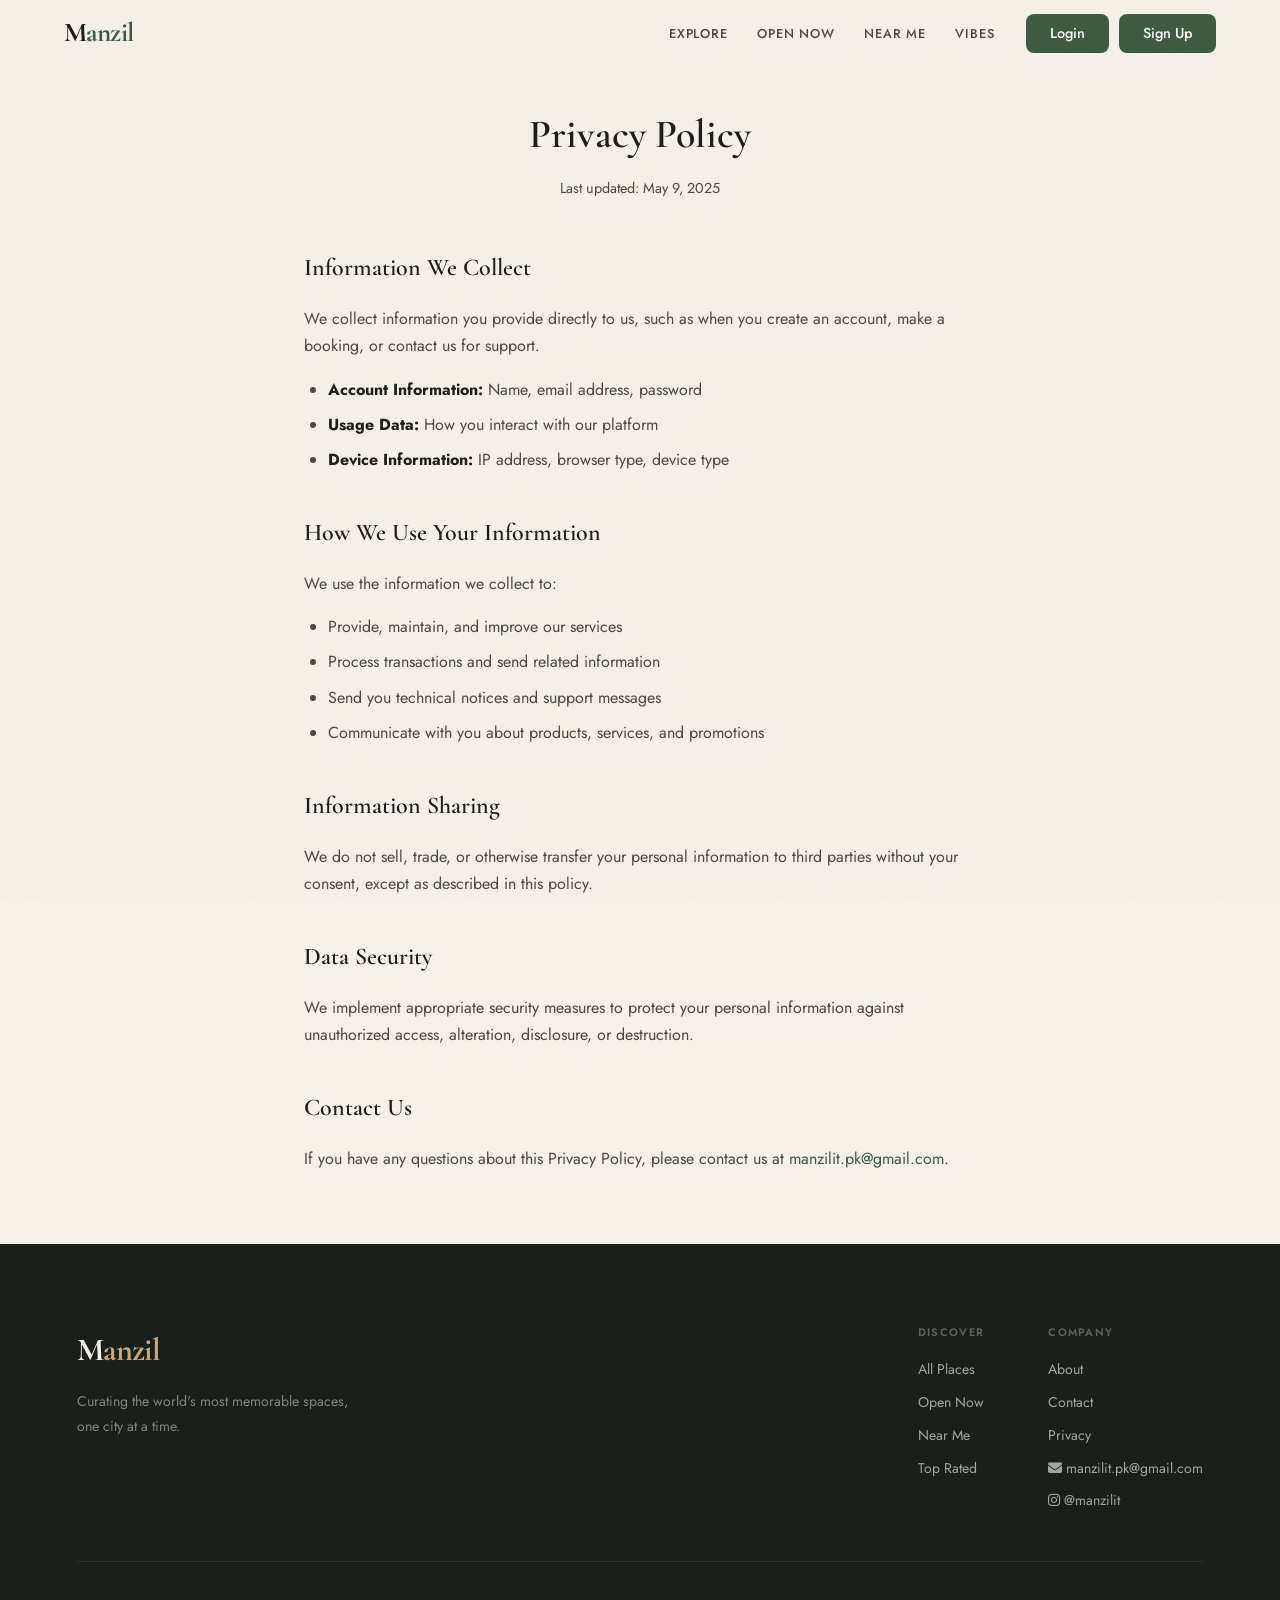
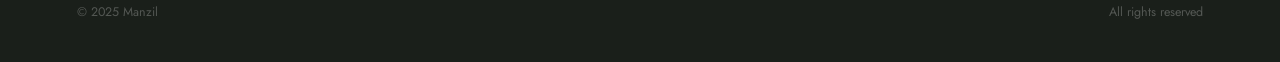
<file: src/main/resources/static/privacy.html>
<!DOCTYPE html>
<html lang="en">
<head>
  <meta charset="UTF-8">
  <meta name="viewport" content="width=device-width, initial-scale=1.0">
  <title>Privacy Policy - Manzil</title>
  <link rel="preconnect" href="https://fonts.googleapis.com">
  <link rel="preconnect" href="https://fonts.gstatic.com" crossorigin>
  <link href="https://fonts.googleapis.com/css2?family=Cormorant+Garamond:wght@400;600&family=Jost:wght@400;500;600&display=swap" rel="stylesheet">
  <link rel="stylesheet" href="https://cdnjs.cloudflare.com/ajax/libs/font-awesome/6.4.0/css/all.min.css">
  <link rel="stylesheet" href="shared.css">
  <link rel="stylesheet" href="privacy.css">
</head>
<body>
  <div class="grain"></div>

  <!-- ── NAV ── -->
  <nav class="nav">
    <a href="index.html" class="nav-logo">M<span>anzil</span></a>
    <div class="nav-links" id="navLinks">
      <a href="places.html">Explore</a>
      <a href="places.html?open=true">Open Now</a>
      <a href="places.html?nearby=true">Near Me</a>
      <a href="places.html?vibes=true">Vibes</a>
    </div>
    <div class="nav-right" id="navRight">
      <a href="login.html" class="btn btn--sm">Login</a>
      <a href="signup.html" class="btn btn--sm btn--primary">Sign Up</a>
    </div>
  </nav>

  <!-- ── MAIN ── -->
  <main class="privacy-container">
    <div class="privacy-hero">
      <h1>Privacy Policy</h1>
      <p>Last updated: May 9, 2025</p>
    </div>

    <div class="privacy-content">
      <section>
        <h2>Information We Collect</h2>
        <p>We collect information you provide directly to us, such as when you create an account, make a booking, or contact us for support.</p>
        <ul>
          <li><strong>Account Information:</strong> Name, email address, password</li>
          <li><strong>Usage Data:</strong> How you interact with our platform</li>
          <li><strong>Device Information:</strong> IP address, browser type, device type</li>
        </ul>
      </section>

      <section>
        <h2>How We Use Your Information</h2>
        <p>We use the information we collect to:</p>
        <ul>
          <li>Provide, maintain, and improve our services</li>
          <li>Process transactions and send related information</li>
          <li>Send you technical notices and support messages</li>
          <li>Communicate with you about products, services, and promotions</li>
        </ul>
      </section>

      <section>
        <h2>Information Sharing</h2>
        <p>We do not sell, trade, or otherwise transfer your personal information to third parties without your consent, except as described in this policy.</p>
      </section>

      <section>
        <h2>Data Security</h2>
        <p>We implement appropriate security measures to protect your personal information against unauthorized access, alteration, disclosure, or destruction.</p>
      </section>

      <section>
        <h2>Contact Us</h2>
        <p>If you have any questions about this Privacy Policy, please contact us at <a href="mailto:manzilit.pk@gmail.com">manzilit.pk@gmail.com</a>.</p>
      </section>
    </div>
  </main>

  <!-- ── FOOTER ── -->
  <footer class="footer">
    <div class="footer-inner">
      <div class="footer-brand">
        <span class="nav-logo footer-logo">M<span>anzil</span></span>
        <p>Curating the world's most memorable spaces, one city at a time.</p>
      </div>
      <div class="footer-cols">
        <div>
          <h5>Discover</h5>
          <a href="places.html">All Places</a>
          <a href="places.html?open=true">Open Now</a>
          <a href="places.html?nearby=true">Near Me</a>
          <a href="places.html">Top Rated</a>
        </div>
        <div>
          <h5>Company</h5>
          <a href="about.html">About</a>
          <a href="contact.html">Contact</a>
          <a href="privacy.html">Privacy</a>
          <a href="mailto:manzilit.pk@gmail.com"><i class="fa fa-envelope"></i> manzilit.pk@gmail.com</a>
          <a href="https://www.instagram.com/manzilit/" target="_blank"><i class="fa-brands fa-instagram"></i> @manzilit</a>
        </div>
      </div>
    </div>
    <div class="footer-bottom">
      <span>© 2025 Manzil</span>
      <span>All rights reserved</span>
    </div>
  </footer>

  <script>
    // ── LOGIN STATE MANAGEMENT ──
    function updateNavBar() {
      const user = localStorage.getItem('manzilUser');
      const navRight = document.getElementById('navRight');
      const navLinks = document.getElementById('navLinks');

      if (user) {
        const userData = JSON.parse(user);
        const userName = userData.fullname || userData.email.split('@')[0];
        navLinks.innerHTML = `
          <a href="places.html">Explore</a>
          <a href="places.html?open=true">Open Now</a>
          <a href="places.html?nearby=true">Near Me</a>
          <a href="places.html?vibes=true">Vibes</a>
        `;
        navRight.innerHTML = `
          <a href="bookmarks.html" class="nav-links" style="color: var(--moss); font-weight: 500; display: flex; align-items: center; gap: 0.5rem;">
            <i class="fas fa-bookmark"></i> Bookmarks
          </a>
          <a href="profile.html" class="btn btn--sm">Profile</a>
        `;
      }
    }

    window.addEventListener('DOMContentLoaded', updateNavBar);
  </script>
</body>
</html>
</file>
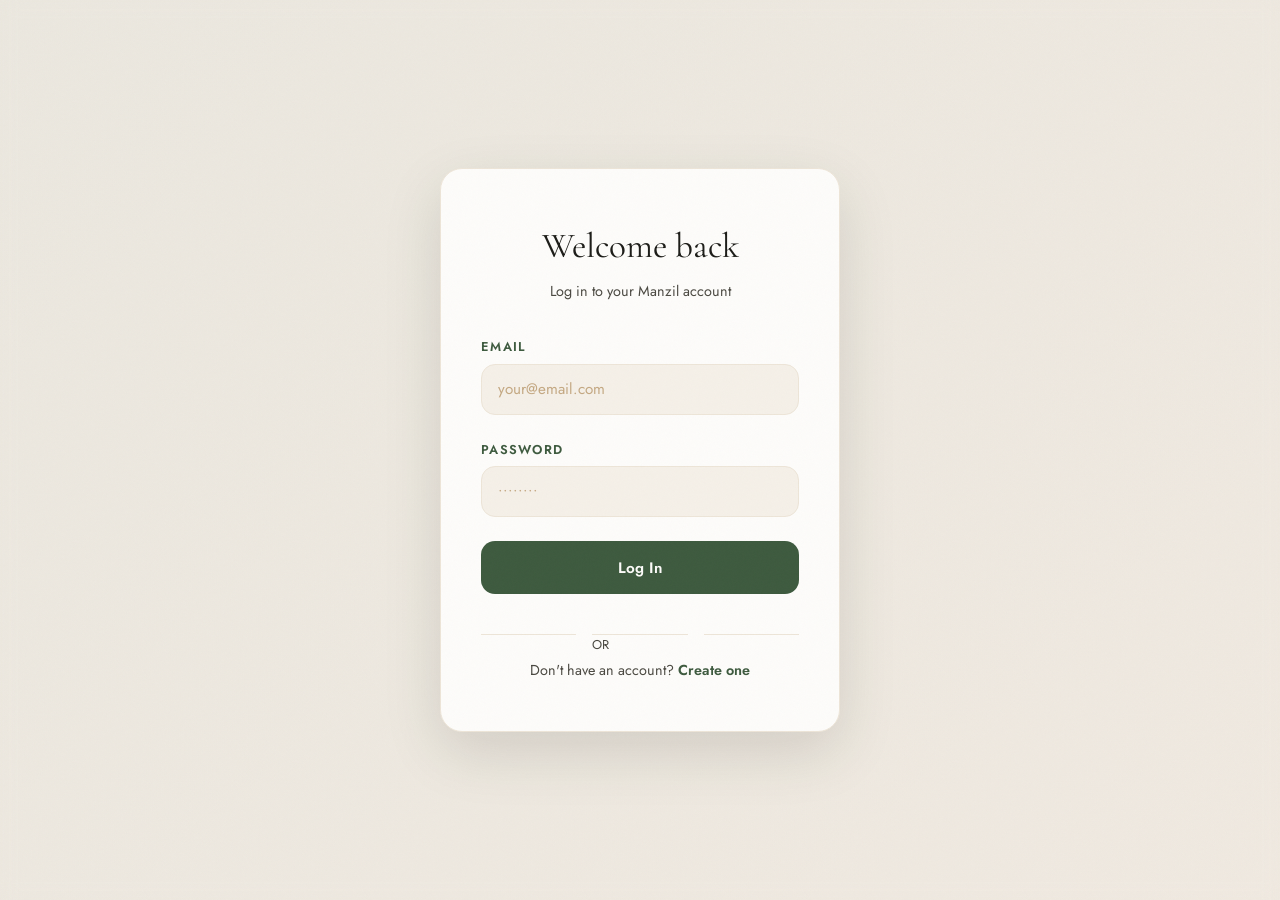
<file: src/main/resources/static/profile.html>
<!DOCTYPE html>
<html lang="en">
<head>
  <meta charset="UTF-8"/>
  <meta name="viewport" content="width=device-width, initial-scale=1.0"/>
  <title>Manzil — My Profile</title>
  <link rel="stylesheet" href="shared.css"/>
  <link rel="stylesheet" href="profile.css"/>
  <link href="https://fonts.googleapis.com/css2?family=Cormorant+Garamond:ital,wght@0,300;0,400;0,600;0,700;1,300;1,400;1,600&family=Jost:wght@300;400;500;600&display=swap" rel="stylesheet"/>
  <link rel="stylesheet" href="https://cdnjs.cloudflare.com/ajax/libs/font-awesome/6.5.0/css/all.min.css"/>
</head>
<body>

  <div class="grain"></div>

  <nav class="nav" id="nav">
    <a href="index.html" class="nav-logo">M<span>anzil</span></a>
    <div class="nav-links" id="navLinks">
      <a href="index.html">Home</a>
      <a href="places.html">Explore</a>
      <a href="bookmarks.html">My Bookmarks</a>
      <a href="likedplaces.html">Liked Places</a>
      <a href="profile.html" class="active">My Profile</a>
    </div>
    <div class="nav-right">
      <button class="nav-btn-ghost" onclick="handleLogout()">Log out</button>
    </div>
  </nav>

  <main class="profile-container">
    <div class="profile-header">
      <div class="profile-avatar">
        <i class="fas fa-user-circle"></i>
      </div>
      <div class="profile-info">
        <h1 class="profile-name" id="profileName">Loading...</h1>
        <p class="profile-email" id="profileEmail">—</p>
        <p class="profile-joined" id="profileJoined">—</p>
      </div>
      <button class="profile-edit-btn" onclick="editProfile()">
        <i class="fas fa-edit"></i> Edit Profile
      </button>
    </div>

    <div class="profile-grid">
      <section class="profile-card">
        <h2 class="card-title">Your Activity</h2>
        <div class="stats-grid">
          <div class="stat">
            <div class="stat-value" id="reviewCount">—</div>
            <div class="stat-label">Reviews</div>
          </div>
          <div class="stat">
            <div class="stat-value" id="bookmarkCount">—</div>
            <div class="stat-label">Bookmarks</div>
          </div>
          <div class="stat">
            <div class="stat-value" id="likedCount">—</div>
            <div class="stat-label">Liked Places</div>
          </div>
        </div>
      </section>

      <section class="profile-card">
        <h2 class="card-title">Recent Reviews</h2>
        <div class="recent-reviews" id="recentReviews">
          <p class="empty-note">Loading your reviews...</p>
        </div>
      </section>

      <section class="profile-card">
        <h2 class="card-title">Account Settings</h2>
        <div class="settings-list">
          <div class="setting-item">
            <div class="setting-label">Email Notifications</div>
            <input type="checkbox" class="setting-toggle" id="setting-notifications" checked/>
          </div>
          <div class="setting-item">
            <div class="setting-label">Newsletter Subscription</div>
            <input type="checkbox" class="setting-toggle" id="setting-newsletter"/>
          </div>
          <div class="setting-item">
            <div class="setting-label">Two-Factor Authentication</div>
            <input type="checkbox" class="setting-toggle" id="setting-2fa"/>
          </div>
        </div>
      </section>

      <section class="profile-card danger-card">
        <h2 class="card-title">Danger Zone</h2>
        <div class="danger-row">
          <div>
            <strong>Delete account</strong>
            <p class="empty-note">This permanently removes your account, bookmarks, likes, and reviews.</p>
          </div>
          <button class="danger-btn" onclick="deleteAccount()">Delete Account</button>
        </div>
      </section>
    </div>
  </main>

  <script>
    const BASE = 'https://manzil-production-73bf.up.railway.app/api';

    function getCurrentUser() {
      const user = localStorage.getItem('manzilUser');
      return user ? JSON.parse(user) : null;
    }
    function getCurrentUserId() {
      const user = getCurrentUser();
      return user?.userId || user?.id || null;
    }

    function handleLogout() {
      localStorage.removeItem('manzilUser');
      window.location.href = 'login.html';
    }

    function showToast(message, kind = 'success') {
      let host = document.getElementById('toastHost');
      if (!host) {
        host = document.createElement('div');
        host.id = 'toastHost';
        host.className = 'toast-host';
        document.body.appendChild(host);
      }
      const toast = document.createElement('div');
      toast.className = `toast toast--${kind}`;
      toast.innerHTML = `<i class="fas fa-${kind === 'error' ? 'circle-exclamation' : 'check'}"></i><span>${message}</span>`;
      host.appendChild(toast);
      requestAnimationFrame(() => toast.classList.add('toast--show'));
      setTimeout(() => {
        toast.classList.remove('toast--show');
        setTimeout(() => toast.remove(), 280);
      }, 2200);
    }

    function formatJoined(dateValue) {
      if (!dateValue) return 'Joined recently';
      const date = new Date(dateValue);
      if (Number.isNaN(date.getTime())) return 'Joined recently';
      return `Joined ${date.toLocaleDateString(undefined, { year: 'numeric', month: 'long', day: 'numeric' })}`;
    }

    async function loadProfile() {
      const userId = getCurrentUserId();
      if (!userId) {
        window.location.href = 'login.html';
        return;
      }
      const local = getCurrentUser();
      const fallbackName = local?.name || local?.fullname || local?.email?.split('@')[0] || 'Manzil User';
      document.getElementById('profileName').textContent = fallbackName;
      document.getElementById('profileEmail').textContent = local?.email || '—';

      try {
        const user = await fetch(`${BASE}/users/${userId}`).then(r => r.ok ? r.json() : null);
        if (user) {
          document.getElementById('profileName').textContent = user.name || fallbackName;
          document.getElementById('profileEmail').textContent = user.email || local?.email || '—';
          document.getElementById('profileJoined').textContent = formatJoined(user.dateJoined);
          const merged = { ...(local || {}), ...user, loggedIn: true };
          localStorage.setItem('manzilUser', JSON.stringify(merged));
        } else {
          document.getElementById('profileJoined').textContent = 'Joined recently';
        }
      } catch {
        document.getElementById('profileJoined').textContent = 'Joined recently';
      }

      loadSettingsFromStorage();
    }

    async function loadStats() {
      const userId = getCurrentUserId();
      if (!userId) return;

      const [reviews, bookmarks, liked, places] = await Promise.all([
        fetch(`${BASE}/reviews/user/${userId}`).then(r => r.ok ? r.json() : []).catch(() => []),
        fetch(`${BASE}/bookmark/user/${userId}`).then(r => r.ok ? r.json() : []).catch(() => []),
        fetch(`${BASE}/liked/user/${userId}`).then(r => r.ok ? r.json() : []).catch(() => []),
        fetch(`${BASE}/places`).then(r => r.ok ? r.json() : []).catch(() => [])
      ]);

      document.getElementById('reviewCount').textContent = reviews.length;
      document.getElementById('bookmarkCount').textContent = bookmarks.length;
      document.getElementById('likedCount').textContent = liked.length;

      const placeNames = new Map(places.map(p => [p.placeId, p.name]));
      renderRecentReviews(reviews, placeNames);
    }

    function renderRecentReviews(reviews, placeNames) {
      const list = document.getElementById('recentReviews');
      if (!reviews.length) {
        list.innerHTML = '<p class="empty-note">You haven\'t reviewed any places yet. <a href="places.html">Explore</a> to share your experiences.</p>';
        return;
      }
      const recent = [...reviews]
        .sort((a, b) => new Date(b.reviewDate || 0) - new Date(a.reviewDate || 0))
        .slice(0, 4);
      list.innerHTML = recent.map(r => {
        const placeName = placeNames?.get(r.placeId) || `Place #${r.placeId}`;
        return `
        <article class="recent-review">
          <div class="recent-review-top">
            <a class="recent-review-place" href="places.html?place=${r.placeId}"><strong>${placeName}</strong></a>
            <span><i class="fa fa-star"></i> ${r.ratingScore || 0}/5</span>
          </div>
          <p>${r.comments || ''}</p>
          <span class="recent-review-date">${r.reviewDate || ''}</span>
        </article>`;
      }).join('');
    }

    function loadSettingsFromStorage() {
      const settings = JSON.parse(localStorage.getItem('manzilSettings') || '{}');
      ['notifications', 'newsletter', '2fa'].forEach(key => {
        const el = document.getElementById('setting-' + key);
        if (el && settings[key] !== undefined) el.checked = !!settings[key];
      });
    }

    function saveSettings() {
      const settings = {
        notifications: document.getElementById('setting-notifications').checked,
        newsletter: document.getElementById('setting-newsletter').checked,
        '2fa': document.getElementById('setting-2fa').checked
      };
      localStorage.setItem('manzilSettings', JSON.stringify(settings));
      showToast('Preferences saved');
    }

    async function editProfile() {
      const userId = getCurrentUserId();
      const current = getCurrentUser() || {};
      const name = prompt('Update your display name:', current.name || '');
      if (name === null) return;
      const trimmed = name.trim();
      if (!trimmed) {
        showToast('Name cannot be empty', 'error');
        return;
      }
      try {
        const response = await fetch(`${BASE}/users/${userId}`, {
          method: 'PUT',
          headers: { 'Content-Type': 'application/json' },
          body: JSON.stringify({
            name: trimmed,
            email: current.email,
            phone: current.phone,
            profilePhoto: current.profilePhoto || null,
            favouriteCategories: current.favouriteCategories || []
          })
        });
        if (!response.ok) throw new Error('Update failed');
        const data = await response.json();
        localStorage.setItem('manzilUser', JSON.stringify({ ...current, ...data, loggedIn: true }));
        document.getElementById('profileName').textContent = data.name || trimmed;
        showToast('Profile updated');
      } catch {
        showToast('Could not update profile', 'error');
      }
    }

    async function deleteAccount() {
      const userId = getCurrentUserId();
      if (!userId) return;
      if (!confirm('Permanently delete your account? This cannot be undone.')) return;
      try {
        const response = await fetch(`${BASE}/users/${userId}`, { method: 'DELETE' });
        if (!response.ok && response.status !== 204) throw new Error('Delete failed');
        localStorage.removeItem('manzilUser');
        showToast('Account deleted. Redirecting...');
        setTimeout(() => { window.location.href = 'signup.html'; }, 1200);
      } catch {
        showToast('Could not delete account', 'error');
      }
    }

    document.addEventListener('change', e => {
      if (e.target.classList.contains('setting-toggle')) saveSettings();
    });

    window.addEventListener('DOMContentLoaded', () => {
      loadProfile();
      loadStats();
    });
  </script>

</body>
</html>
</file>
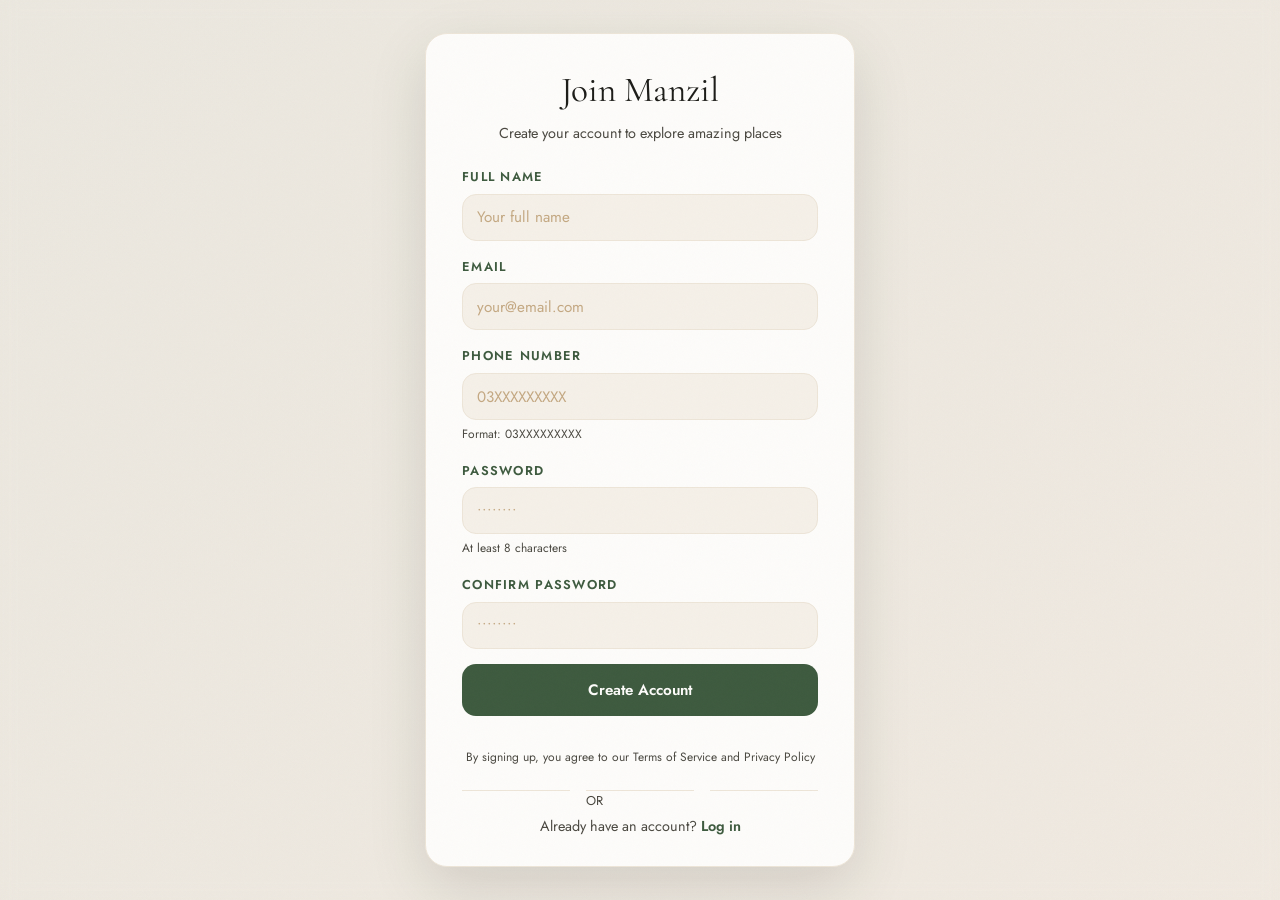
<file: src/main/resources/static/signup.html>
<!DOCTYPE html>
<html lang="en">
<head>
  <meta charset="UTF-8"/>
  <meta name="viewport" content="width=device-width, initial-scale=1.0"/>
  <title>Manzil — Sign Up</title>
  <link rel="stylesheet" href="index.css"/>
  <link href="https://fonts.googleapis.com/css2?family=Cormorant+Garamond:ital,wght@0,300;0,400;0,600;0,700;1,300;1,400;1,600&family=Jost:wght@300;400;500;600&display=swap" rel="stylesheet"/>
  <link rel="stylesheet" href="https://cdnjs.cloudflare.com/ajax/libs/font-awesome/6.5.0/css/all.min.css"/>
  <style>
    .signup-container {
      min-height: 100vh;
      min-height: 100svh;
      display: flex;
      align-items: center;
      justify-content: center;
      padding: clamp(1rem, 3vh, 2rem);
      background: linear-gradient(135deg, rgba(61,90,62,.05) 0%, rgba(155,123,90,.05) 100%);
      backdrop-filter: blur(8px);
      overflow-y: auto;
    }

    .signup-card {
      background: var(--white);
      border: 1.5px solid var(--cream-dk);
      border-radius: var(--r-lg);
      box-shadow: 0 20px 60px rgba(0,0,0,.12);
      padding: clamp(1.25rem, 3vh, 2.25rem) clamp(1.1rem, 4vw, 2.25rem);
      width: 100%;
      max-width: 430px;
      animation: slideUp .5s var(--ease) both;
    }

    @keyframes slideUp {
      from {
        opacity: 0;
        transform: translateY(40px);
      }
      to {
        opacity: 1;
        transform: translateY(0);
      }
    }

    .signup-card h1 {
      font-family: var(--serif);
      font-size: 2.2rem;
      font-weight: 400;
      color: var(--ink);
      margin-bottom: .2rem;
      text-align: center;
    }

    .signup-card .subtitle {
      text-align: center;
      color: var(--ink-soft);
      font-size: .9rem;
      margin-bottom: 1.25rem;
    }

    .form-group {
      margin-bottom: .95rem;
    }

    .form-group label {
      display: block;
      font-size: .8rem;
      font-weight: 600;
      letter-spacing: .1em;
      text-transform: uppercase;
      color: var(--moss);
      margin-bottom: .4rem;
    }

    .form-group input {
      width: 100%;
      padding: .72rem .9rem;
      border: 1.5px solid var(--cream-dk);
      border-radius: var(--r-md);
      font-family: var(--sans);
      font-size: .95rem;
      color: var(--ink);
      background: var(--cream);
      transition: border-color .25s, box-shadow .25s;
    }

    .form-group input:focus {
      outline: none;
      border-color: var(--moss);
      box-shadow: 0 0 0 3px rgba(61,90,62,.1);
    }

    .form-group input::placeholder {
      color: var(--brown-lt);
    }

    .password-hint {
      font-size: .75rem;
      color: var(--ink-soft);
      margin-top: .3rem;
    }

    .signup-btn {
      width: 100%;
      padding: .95rem;
      background: var(--moss);
      border: none;
      color: var(--white);
      border-radius: var(--r-md);
      font-family: var(--sans);
      font-size: .95rem;
      font-weight: 600;
      cursor: pointer;
      transition: background .25s, transform .15s;
      margin-bottom: 1rem;
    }

    .signup-btn:hover {
      background: var(--moss-lt);
      transform: translateY(-2px);
    }

    .signup-btn:active {
      transform: translateY(0);
    }

    .divider {
      display: flex;
      align-items: center;
      gap: 1rem;
      margin: 1.5rem 0;
      color: var(--ink-soft);
      font-size: .8rem;
    }

    .divider span {
      flex: 1;
      height: 1px;
      background: var(--cream-dk);
    }

    .login-link {
      text-align: center;
      font-size: .9rem;
      color: var(--ink-soft);
    }

    .login-link a {
      color: var(--moss);
      font-weight: 600;
      transition: color .2s;
    }

    .login-link a:hover {
      color: var(--moss-lt);
    }

    .error-msg {
      display: none;
      background: rgba(155,123,90,.1);
      border: 1px solid var(--brown);
      color: var(--ink);
      padding: .8rem;
      border-radius: var(--r-md);
      font-size: .85rem;
      margin-bottom: 1rem;
      animation: slideUp .3s var(--ease) both;
    }

    .error-msg.show {
      display: block;
    }

    .terms {
      font-size: .75rem;
      color: var(--ink-soft);
      text-align: center;
      margin-top: 1rem;
      line-height: 1.5;
    }

    @media (max-height: 760px) {
      .signup-card h1 { font-size: 1.85rem; }
      .signup-card .subtitle { margin-bottom: .9rem; }
      .form-group { margin-bottom: .75rem; }
      .terms { margin-top: .6rem; }
      .divider { margin: .9rem 0; }
    }
  </style>
</head>
<body>

  <!-- Grain texture overlay -->
  <div class="grain"></div>

  <!-- Signup Container -->
  <div class="signup-container">
    <div class="signup-card">
      <h1>Join Manzil</h1>
      <p class="subtitle">Create your account to explore amazing places</p>

      <div class="error-msg" id="errorMsg"></div>

      <form id="signupForm" onsubmit="handleSignup(event)">
        <div class="form-group">
          <label for="fullname">Full Name</label>
          <input
            type="text"
            id="fullname"
            name="fullname"
            placeholder="Your full name"
            required
          />
        </div>

        <div class="form-group">
          <label for="email">Email</label>
          <input
            type="email"
            id="email"
            name="email"
            placeholder="your@email.com"
            required
          />
        </div>
        <div class="form-group">
  <label for="phone">Phone Number</label>
  <input
    type="tel"
    id="phone"
    name="phone"
    placeholder="03XXXXXXXXX"
    required
  />
  <div class="password-hint">Format: 03XXXXXXXXX</div>
</div>
        <div class="form-group">
          <label for="password">Password</label>
          <input
            type="password"
            id="password"
            name="password"
            placeholder="••••••••"
            minlength="8"
            required
          />
          <div class="password-hint">At least 8 characters</div>
        </div>

        <div class="form-group">
          <label for="confirmPassword">Confirm Password</label>
          <input
            type="password"
            id="confirmPassword"
            name="confirmPassword"
            placeholder="••••••••"
            required
          />
        </div>

        <button type="submit" class="signup-btn">Create Account</button>
      </form>

      <div class="terms">
        By signing up, you agree to our Terms of Service and Privacy Policy
      </div>

      <div class="divider">
        <span></span>
        <span>OR</span>
        <span></span>
      </div>

      <div class="login-link">
        Already have an account? <a href="login.html">Log in</a>
      </div>
    </div>
  </div>

  <script src="api.js"></script>
  <script>
    async function handleSignup(event) {
  event.preventDefault();

  const name     = document.getElementById('fullname').value.trim();
  const email    = document.getElementById('email').value.trim();
  const phone    = document.getElementById('phone').value.trim();
  const password = document.getElementById('password').value;
  const confirmPassword = document.getElementById('confirmPassword').value;
  const errorMsg  = document.getElementById('errorMsg');
  const signupBtn = document.querySelector('.signup-btn');

  // Validation
  if (!name || !email || !phone || !password || !confirmPassword) {
    errorMsg.textContent = 'Please fill in all fields';
    errorMsg.classList.add('show');
    return;
  }

  if (!/^03[0-9]{9}$/.test(phone)) {
    errorMsg.textContent = 'Phone must be in format 03XXXXXXXXX';
    errorMsg.classList.add('show');
    return;
  }

  if (password.length < 8 || password.length > 18) {
    errorMsg.textContent = 'Password must be between 8 and 18 characters';
    errorMsg.classList.add('show');
    return;
  }

  if (password !== confirmPassword) {
    errorMsg.textContent = 'Passwords do not match';
    errorMsg.classList.add('show');
    return;
  }

  signupBtn.disabled = true;
  signupBtn.textContent = 'Creating account...';
  errorMsg.classList.remove('show');

  try {
    // correct order: name, email, phone, password
    await AuthService.signup(name, email, phone, password);
    window.location.href = 'index.html';
  } catch (error) {
    errorMsg.textContent = error.message || 'Signup failed. Please try again.';
    errorMsg.classList.add('show');
    signupBtn.disabled = false;
    signupBtn.textContent = 'Create Account';
  }
}

    // Check if already logged in
    window.addEventListener('load', () => {
      if (AuthService.isLoggedIn()) {
        window.location.href = 'index.html';
      }
    });
  </script>

</body>
</html>
</file>
<file: src/main/resources/index.css>
/* ── TOKENS ────────────────────────────────────────────────────────────── */
:root {
  --ink:       #1c1c18;
  --ink-soft:  #4a4840;
  --moss:      #3d5a3e;
  --moss-lt:   #5a7a5b;
  --moss-pale: #e8efe8;
  --brown:     #9b7b5a;
  --brown-lt:  #c4a882;
  --cream:     #f5f0e8;
  --cream-dk:  #ede5d8;
  --white:     #fdfcfa;
  --dark:      #1a1f1a;
  --dark-soft: #242b24;
 
  --r-sm: 8px;
  --r-md: 14px;
  --r-lg: 22px;
 
  --serif: 'Cormorant Garamond', Georgia, serif;
  --sans:  'Jost', sans-serif;
 
  --nav-h: 68px;
  --ease: cubic-bezier(.25,.46,.45,.94);
}
 
/* ── RESET ─────────────────────────────────────────────────────────────── */
*, *::before, *::after { box-sizing: border-box; margin: 0; padding: 0; }
html { scroll-behavior: smooth; font-size: 16px; }
body {
  background: var(--cream);
  color: var(--ink);
  font-family: var(--sans);
  font-weight: 400;
  line-height: 1.65;
  overflow-x: hidden;
}
img { display: block; width: 100%; height: 100%; object-fit: cover; }
a { text-decoration: none; }
 
/* ── GRAIN ─────────────────────────────────────────────────────────────── */
.grain {
  position: fixed; inset: 0; z-index: 9999; pointer-events: none;
  opacity: .028;
  background-image: url("data:image/svg+xml,%3Csvg viewBox='0 0 512 512' xmlns='http://www.w3.org/2000/svg'%3E%3Cfilter id='g'%3E%3CfeTurbulence type='fractalNoise' baseFrequency='.75' numOctaves='4' stitchTiles='stitch'/%3E%3C/filter%3E%3Crect width='100%25' height='100%25' filter='url(%23g)'/%3E%3C/svg%3E");
  background-size: 220px;
}
 
/* ── NAV ───────────────────────────────────────────────────────────────── */
.nav {
  position: sticky; top: 0; z-index: 200;
  height: var(--nav-h);
  display: flex; align-items: center; gap: 2.5rem;
  padding: 0 6vw;
  background: rgba(245,240,232,.92);
  backdrop-filter: blur(18px) saturate(1.3);
  border-bottom: 1px solid transparent;
  transition: border-color .3s, box-shadow .3s;
}
.nav--scrolled {
  border-color: var(--cream-dk);
  box-shadow: 0 2px 24px rgba(0,0,0,.07);
}
 
.nav-logo {
  font-family: var(--serif);
  font-size: 1.7rem; font-weight: 700;
  color: var(--ink); letter-spacing: -.02em;
  margin-right: auto;
}
.nav-logo span { color: var(--moss); }
.footer-logo { font-size: 2rem; color: var(--cream); }
.footer-logo span { color: var(--brown-lt); }
 
.nav-links { display: flex; gap: 2rem; }
.nav-links a {
  font-size: .82rem; font-weight: 500; letter-spacing: .07em;
  text-transform: uppercase; color: var(--ink-soft);
  transition: color .2s;
  position: relative;
}
.nav-links a::after {
  content: ''; position: absolute; bottom: -3px; left: 0;
  width: 0; height: 1px; background: var(--moss);
  transition: width .25s var(--ease);
}
.nav-links a:hover { color: var(--moss); }
.nav-links a:hover::after { width: 100%; }
 
.nav-right { display: flex; gap: .6rem; }
 
.nav-btn-ghost {
  background: none; border: 1px solid var(--cream-dk);
  color: var(--ink); border-radius: 100px;
  padding: .45rem 1.2rem; font-size: .8rem; font-weight: 500;
  font-family: var(--sans); cursor: pointer;
  transition: border-color .2s;
}
.nav-btn-ghost:hover { border-color: var(--moss); color: var(--moss); }
 
.nav-btn-solid {
  background: var(--moss); border: none;
  color: var(--white); border-radius: 100px;
  padding: .48rem 1.3rem; font-size: .8rem; font-weight: 500;
  font-family: var(--sans); cursor: pointer;
  transition: background .2s, transform .15s;
}
.nav-btn-solid:hover { background: var(--moss-lt); transform: translateY(-1px); }
 
/* ── HERO ───────────────────────────────────────────────────────────────── */
.hero {
  position: relative;
  min-height: calc(100vh - var(--nav-h));
  padding: 6vh 6vw 5vh;
  display: grid;
  grid-template-columns: 1fr 380px;
  grid-template-rows: auto auto auto auto auto 1fr;
  grid-template-areas:
    "label  aside"
    "title  aside"
    "sub    aside"
    "search aside"
    "pills  aside"
    "decos  aside";
  column-gap: 5vw;
  align-items: start;
  overflow: hidden;
}
 
/* Decorative BG */
.hero::before {
  content: '';
  position: absolute; inset: 0; z-index: 0;
  background:
    radial-gradient(ellipse 70% 60% at 15% 50%, rgba(61,90,62,.08) 0%, transparent 70%),
    radial-gradient(ellipse 40% 40% at 85% 20%, rgba(155,123,90,.1) 0%, transparent 60%),
    radial-gradient(ellipse 50% 50% at 60% 90%, rgba(61,90,62,.06) 0%, transparent 60%);
}
 
.hero-label {
  grid-area: label;
  display: flex; align-items: center; gap: .75rem;
  margin-bottom: 1.5rem;
  position: relative; z-index: 1;
  animation: fadeUp .7s var(--ease) both;
}
.hero-label span:not(.label-line) {
  font-size: .72rem; font-weight: 500; letter-spacing: .16em;
  text-transform: uppercase; color: var(--brown);
}
.label-line { display: block; width: 32px; height: 1px; background: var(--brown-lt); }
 
.hero-title {
  grid-area: title;
  position: relative; z-index: 1;
  font-family: var(--serif);
  line-height: 1.0;
  margin-bottom: 1.5rem;
  animation: fadeUp .7s .08s var(--ease) both;
}
.ht-top {
  display: block;
  font-size: clamp(3.5rem, 7vw, 6rem);
  font-weight: 300; color: var(--ink);
  letter-spacing: -.02em;
}
.ht-italic {
  display: block;
  font-size: clamp(4rem, 8vw, 7rem);
  font-weight: 600; font-style: italic;
  color: var(--moss);
  letter-spacing: -.03em;
}
.ht-bot {
  display: block;
  font-size: clamp(2.5rem, 5vw, 4.5rem);
  font-weight: 300; color: var(--ink-soft);
  letter-spacing: -.01em;
}
 
.hero-sub {
  grid-area: sub;
  position: relative; z-index: 1;
  font-size: 1rem; color: var(--ink-soft);
  max-width: 480px; margin-bottom: 2.2rem;
  animation: fadeUp .7s .14s var(--ease) both;
}
 
/* ── SEARCH ─────────────────────────────────────────────────────────────── */
.search-wrap {
  grid-area: search;
  position: relative; z-index: 10;
  max-width: 580px;
  margin-bottom: 1.4rem;
  animation: fadeUp .7s .2s var(--ease) both;
}
 
.search-box {
  display: flex; align-items: stretch;
  background: var(--white);
  border: 1.5px solid var(--cream-dk);
  border-radius: var(--r-lg);
  box-shadow: 0 4px 40px rgba(0,0,0,.08);
  overflow: hidden;
  transition: box-shadow .25s, border-color .25s;
}
.search-box:focus-within {
  border-color: var(--moss);
  box-shadow: 0 4px 40px rgba(61,90,62,.14);
}
 
.sb-field {
  display: flex; flex-direction: column;
  padding: .9rem 1.2rem; flex: 1;
}
.sb-field label {
  font-size: .68rem; font-weight: 600; letter-spacing: .1em;
  text-transform: uppercase; color: var(--moss);
  margin-bottom: .2rem;
}
.sb-field input {
  border: none; outline: none; background: none;
  font-family: var(--sans); font-size: .92rem; color: var(--ink);
}
.sb-field input::placeholder { color: var(--brown-lt); }
 
.sb-sep { width: 1px; background: var(--cream-dk); margin: .7rem 0; }
 
.sb-btn {
  background: var(--moss); border: none;
  color: var(--white); padding: 0 1.6rem;
  display: flex; align-items: center; gap: .5rem;
  font-family: var(--sans); font-size: .85rem; font-weight: 500;
  cursor: pointer; transition: background .2s;
  white-space: nowrap;
}
.sb-btn:hover { background: var(--moss-lt); }
 
.search-results {
  position: absolute; top: calc(100% + 8px); left: 0; right: 0;
  background: var(--white);
  border: 1.5px solid var(--cream-dk);
  border-radius: var(--r-md);
  box-shadow: 0 8px 32px rgba(0,0,0,.1);
  overflow: hidden; z-index: 20;
}
.sr-item {
  display: flex; align-items: center; justify-content: space-between;
  padding: .85rem 1.2rem; cursor: pointer;
  border-bottom: 1px solid var(--cream-dk);
  transition: background .15s;
}
.sr-item:last-child { border-bottom: none; }
.sr-item:hover { background: var(--cream); }
.sr-item strong { display: block; font-weight: 600; font-size: .9rem; margin-bottom: .1rem; }
.sr-item span   { font-size: .78rem; color: var(--ink-soft); }
.sr-loading     { padding: 1rem 1.2rem; color: var(--ink-soft); font-size: .88rem; }
 
/* Vibe pills */
.vibe-pills {
  grid-area: pills;
  display: flex; flex-wrap: wrap; gap: .5rem;
  position: relative; z-index: 1;
  animation: fadeUp .7s .26s var(--ease) both;
}
.vibe-pill {
  background: rgba(61,90,62,.08);
  border: 1px solid rgba(61,90,62,.2);
  color: var(--moss); border-radius: 100px;
  padding: .35rem .9rem; font-size: .78rem; font-weight: 500;
  cursor: pointer; transition: background .2s, border-color .2s;
}
.vibe-pill:hover { background: var(--moss); color: var(--white); border-color: var(--moss); }
 
/* Deco number */
.hero-deco-num {
  grid-area: decos;
  font-family: var(--serif); font-size: clamp(4rem, 8vw, 8rem);
  font-weight: 300; color: rgba(61,90,62,.1);
  line-height: 1; margin-top: auto;
  position: relative; z-index: 1;
  animation: fadeUp .7s .35s var(--ease) both;
}
.hero-deco-label {
  position: absolute;
  font-size: .72rem; letter-spacing: .1em; text-transform: uppercase;
  color: var(--brown); font-weight: 500;
  bottom: 6vh; left: 6vw;
  animation: fadeUp .7s .4s var(--ease) both;
}
 
/* Scroll hint */
.scroll-hint {
  position: absolute; bottom: 3vh; right: 6vw;
  display: flex; flex-direction: column; align-items: center; gap: .5rem;
  font-size: .68rem; letter-spacing: .12em; text-transform: uppercase;
  color: var(--ink-soft); opacity: .5;
  animation: fadeUp .7s .5s var(--ease) both;
}
.sh-line {
  width: 1px; height: 40px;
  background: linear-gradient(var(--ink), transparent);
  animation: shline 2s ease-in-out infinite;
}
@keyframes shline { 0%,100%{transform:scaleY(1)} 50%{transform:scaleY(.5)} }
 
/* ── HERO ASIDE ──────────────────────────────────────────────────────────── */
.hero-aside {
  grid-area: aside;
  display: flex; flex-direction: column; gap: .75rem;
  position: relative; z-index: 1;
  padding-top: 2rem;
  animation: fadeUp .7s .15s var(--ease) both;
}
 
.ha-card {
  display: flex; align-items: center; gap: .9rem;
  background: var(--white);
  border: 1px solid var(--cream-dk);
  border-radius: var(--r-md);
  padding: .75rem;
  cursor: pointer;
  transition: transform .2s, box-shadow .2s;
  overflow: hidden;
}
.ha-card:hover { transform: translateX(5px); box-shadow: 0 4px 20px rgba(0,0,0,.08); }
.ha-card img { width: 64px; height: 64px; border-radius: var(--r-sm); flex-shrink: 0; }
.ha-info { flex: 1; }
.ha-info strong { display: block; font-weight: 600; font-size: .9rem; margin-bottom: .1rem; }
.ha-info span   { font-size: .78rem; color: var(--ink-soft); }
 
/* ── SHARED SECTION STYLES ───────────────────────────────────────────────── */
.section { padding: 6rem 6vw; }
.sect-tag {
  font-size: .7rem; font-weight: 600; letter-spacing: .14em;
  text-transform: uppercase; color: var(--brown);
  margin-bottom: .6rem;
}
.sect-tag.light { color: var(--brown-lt); }
.sect-title {
  font-family: var(--serif);
  font-size: clamp(2rem, 3.5vw, 3rem);
  font-weight: 600; line-height: 1.1;
  letter-spacing: -.02em; margin-bottom: 2.5rem;
}
.sect-title.light { color: var(--cream); }
 
.sf-header { display: flex; align-items: flex-end; justify-content: space-between; margin-bottom: 2.5rem; }
.sf-header .sect-title { margin-bottom: 0; }
 
.link-arrow {
  font-size: .8rem; font-weight: 500; color: var(--moss);
  display: flex; align-items: center; gap: .4rem;
  letter-spacing: .04em;
  transition: gap .2s;
}
.link-arrow:hover { gap: .7rem; }
 
/* ── CATEGORIES ───────────────────────────────────────────────────────────── */
.sect-cats { background: var(--white); }
 
.cats-grid {
  display: grid;
  grid-template-columns: repeat(auto-fill, minmax(150px, 1fr));
  gap: .9rem;
}
 
.cat-card {
  background: var(--cream);
  border: 1px solid var(--cream-dk);
  border-radius: var(--r-md);
  padding: 1.8rem 1.2rem 1.4rem;
  cursor: pointer; text-align: center;
  transition: transform .2s, border-color .2s, box-shadow .2s;
}
.cat-card:hover {
  transform: translateY(-5px);
  border-color: var(--moss);
  box-shadow: 0 8px 28px rgba(61,90,62,.1);
}
.cat-ico { font-size: 1.9rem; margin-bottom: .7rem; display: block; }
.cat-card h4 { font-family: var(--serif); font-size: 1.05rem; font-weight: 600; margin-bottom: .3rem; }
.cat-card span { font-size: .75rem; color: var(--ink-soft); }
 
/* ── FEATURED ─────────────────────────────────────────────────────────────── */
.sect-featured { background: var(--cream); }
 
.feat-grid {
  display: grid;
  grid-template-columns: 1.5fr 1fr 1fr;
  grid-template-rows: 240px 240px;
  gap: .9rem;
}
 
.feat-card {
  position: relative; border-radius: var(--r-md); overflow: hidden;
  cursor: pointer;
}
.feat-card--lg { grid-row: span 2; }
.feat-card img { transition: transform .5s var(--ease); }
.feat-card:hover img { transform: scale(1.06); }
 
.feat-overlay {
  position: absolute; bottom: 0; left: 0; right: 0;
  padding: 3rem 1.1rem 1.1rem;
  background: linear-gradient(transparent, rgba(20,26,20,.8));
  color: var(--white);
}
.feat-chips { display: flex; gap: .4rem; margin-bottom: .5rem; }
.feat-overlay h3 {
  font-family: var(--serif); font-size: 1.15rem; font-weight: 600;
  margin-bottom: .2rem;
}
.feat-overlay p { font-size: .8rem; opacity: .85; }
.feat-hrs { font-size: .74rem; opacity: .6; margin-top: .15rem; }
 
/* chips */
.chip {
  background: rgba(255,255,255,.18); backdrop-filter: blur(6px);
  border-radius: 100px; padding: .18rem .65rem;
  font-size: .7rem; font-weight: 600;
}
.chip--star { background: rgba(196,168,130,.35); }
.chip--green { background: rgba(90,152,91,.4); }
 
/* ── VIBES ────────────────────────────────────────────────────────────────── */
.sect-vibes {
  background: var(--dark);
  padding-bottom: 8rem;
}
 
.vibes-row {
  display: grid;
  grid-template-columns: 1fr 1fr 1fr;
  gap: 1rem;
  align-items: end;
}
 
.vibe-card {
  position: relative; border-radius: var(--r-lg); overflow: hidden;
  height: 320px; cursor: pointer;
}
.vibe-card--mid { height: 400px; margin-top: -40px; }
.vc-img {
  position: absolute; inset: 0;
  background-size: cover; background-position: center;
  transition: transform .5s var(--ease);
}
.vibe-card:hover .vc-img { transform: scale(1.07); }
.vc-body {
  position: absolute; bottom: 0; left: 0; right: 0;
  padding: 3rem 1.3rem 1.4rem;
  background: linear-gradient(transparent, rgba(15,22,15,.82));
  color: var(--white);
}
.vc-tag {
  display: inline-block; font-size: .68rem; font-weight: 600;
  letter-spacing: .08em; text-transform: uppercase;
  background: rgba(255,255,255,.15); backdrop-filter: blur(6px);
  border-radius: 100px; padding: .2rem .7rem; margin-bottom: .6rem;
}
.vc-body h3 { font-family: var(--serif); font-size: 1.3rem; font-weight: 600; margin-bottom: .3rem; }
.vc-body p  { font-size: .8rem; opacity: .7; margin-bottom: .8rem; }
.vc-link {
  color: var(--brown-lt); font-size: .8rem; font-weight: 500;
  display: inline-flex; align-items: center; gap: .4rem;
  transition: gap .2s;
}
.vc-link:hover { gap: .7rem; }
 
/* ── NEARBY ───────────────────────────────────────────────────────────────── */
.sect-nearby { background: var(--cream-dk); }
 
.nearby-grid {
  display: grid;
  grid-template-columns: repeat(auto-fill, minmax(260px, 1fr));
  gap: .9rem;
}
 
.nearby-card {
  background: var(--white); border-radius: var(--r-md); overflow: hidden;
  cursor: pointer; transition: transform .2s, box-shadow .2s;
}
.nearby-card:hover { transform: translateY(-4px); box-shadow: 0 8px 28px rgba(0,0,0,.1); }
 
.nc-img { height: 160px; background-size: cover; background-position: center; }
.nc-body { padding: 1rem 1.1rem 1.2rem; }
.nc-body h4 { font-family: var(--serif); font-size: 1.05rem; font-weight: 600; margin-bottom: .3rem; }
.nc-body span { font-size: .78rem; color: var(--ink-soft); }
.nc-meta { display: flex; gap: .8rem; margin-top: .5rem; font-size: .78rem; font-weight: 500; }
 
.loc-denied {
  display: flex; flex-direction: column; align-items: center;
  gap: 1.1rem; padding: 4rem 2rem; text-align: center;
}
.loc-icon { font-size: 2.5rem; color: var(--brown-lt); }
.loc-denied p { color: var(--ink-soft); max-width: 280px; }
 
/* ── OPEN NOW ─────────────────────────────────────────────────────────────── */
.sect-open { background: var(--white); }
 
.open-list { display: flex; flex-direction: column; gap: .7rem; }
 
.open-card {
  display: flex; align-items: center; gap: 1rem;
  background: var(--cream); border: 1px solid var(--cream-dk);
  border-radius: var(--r-md); padding: .9rem 1rem; cursor: pointer;
  transition: border-color .2s, transform .2s;
}
.open-card:hover { border-color: var(--moss); transform: translateX(4px); }
 
.oc-img { width: 80px; height: 80px; border-radius: var(--r-sm); background-size: cover; background-position: center; flex-shrink: 0; }
.oc-body { flex: 1; }
.oc-top  { display: flex; align-items: center; gap: .6rem; margin-bottom: .25rem; }
.oc-top h4 { font-family: var(--serif); font-size: 1rem; font-weight: 600; }
.oc-city { font-size: .78rem; color: var(--ink-soft); margin-bottom: .4rem; display: block; }
.oc-city i { margin-right: .3rem; }
.oc-meta { display: flex; gap: .8rem; font-size: .78rem; font-weight: 500; align-items: center; }
.oc-hrs  { color: var(--brown); }
.oc-arrow { color: var(--cream-dk); font-size: .85rem; flex-shrink: 0; }
.open-card:hover .oc-arrow { color: var(--moss); }
 
/* ── FOOTER ───────────────────────────────────────────────────────────────── */
.footer { background: var(--dark); color: var(--cream); padding: 5rem 6vw 2.5rem; }
 
.footer-inner {
  display: flex; gap: 6vw; flex-wrap: wrap;
  padding-bottom: 3rem; margin-bottom: 2.5rem;
  border-bottom: 1px solid rgba(255,255,255,.07);
}
.footer-brand { max-width: 280px; }
.footer-brand p { color: rgba(255,255,255,.45); font-size: .88rem; margin-top: .75rem; line-height: 1.8; }
 
.footer-cols { display: flex; gap: 4rem; margin-left: auto; }
.footer-cols div { display: flex; flex-direction: column; gap: .6rem; }
.footer-cols h5 {
  font-size: .68rem; font-weight: 600; letter-spacing: .12em;
  text-transform: uppercase; color: rgba(255,255,255,.3); margin-bottom: .4rem;
}
.footer-cols a { color: rgba(255,255,255,.6); font-size: .88rem; transition: color .2s; }
.footer-cols a:hover { color: var(--white); }
 
.footer-bottom {
  display: flex; justify-content: space-between;
  font-size: .78rem; color: rgba(255,255,255,.25);
}
 
/* ── SKELETONS ────────────────────────────────────────────────────────────── */
.skel {
  background: linear-gradient(100deg, var(--cream-dk) 30%, #e8e0d0 50%, var(--cream-dk) 70%);
  background-size: 200%;
  animation: shimmer 1.5s infinite;
  border-radius: var(--r-md);
}
@keyframes shimmer { to { background-position: -200% 0; } }
 
.skel-cat     { height: 140px; }
.skel-feat-lg { grid-row: span 2; min-height: 480px; }
.skel-feat-sm { height: 240px; }
.skel-vibe    { height: 320px; }
.skel-vibe--mid { height: 400px; margin-top: -40px; }
.skel-nearby  { height: 240px; }
.skel-open    { height: 96px; }
.ha-skel      { height: 82px; border-radius: var(--r-md); }
.ha-skel--sm  { height: 64px; }
.pill-skel    { display: inline-block; width: 90px; height: 30px; border-radius: 100px; }
 
/* ── UTILS ────────────────────────────────────────────────────────────────── */
.err-msg { color: var(--ink-soft); font-size: .88rem; padding: .5rem 0; }
.err-msg.light { color: rgba(255,255,255,.35); }
 
/* ── ANIMATIONS ───────────────────────────────────────────────────────────── */
@keyframes fadeUp {
  from { opacity: 0; transform: translateY(22px); }
  to   { opacity: 1; transform: translateY(0); }
}
 
/* ── RESPONSIVE ───────────────────────────────────────────────────────────── */
@media (max-width: 980px) {
  .hero {
    grid-template-columns: 1fr;
    grid-template-areas:
      "label"  "title"  "sub"  "search"  "pills"  "decos";
  }
  .hero-aside { display: none; }
  .hero-deco-label { display: none; }
  .feat-grid { grid-template-columns: 1fr 1fr; grid-template-rows: auto; }
  .feat-card--lg { grid-column: span 2; height: 280px; }
  .vibes-row { grid-template-columns: 1fr 1fr; }
  .vibe-card--mid { height: 320px; margin-top: 0; }
  .footer-cols { gap: 2rem; }
}
 
@media (max-width: 640px) {
  .nav-links { display: none; }
  .hero { padding: 4vh 5vw 3vh; }
  .search-box { flex-direction: column; border-radius: var(--r-md); }
  .sb-sep { width: 100%; height: 1px; margin: 0 .75rem; width: calc(100% - 1.5rem); }
  .sb-btn { justify-content: center; padding: .9rem; border-radius: 0 0 var(--r-md) var(--r-md); }
  .feat-grid { grid-template-columns: 1fr; }
  .feat-card--lg { grid-column: span 1; height: 260px; }
  .vibes-row { grid-template-columns: 1fr; }
  .vibe-card--mid { margin-top: 0; }
  .cats-grid { grid-template-columns: repeat(3, 1fr); }
  .footer-inner { flex-direction: column; }
  .footer-cols { margin-left: 0; }
  .footer-bottom { flex-direction: column; gap: .5rem; }
}
</file>
<file: src/main/resources/static/index.css>
/*change test*/

/* ── TOKENS ────────────────────────────────────────────────────────────── */
:root {
  --ink:       #1c1c18;
  --ink-soft:  #4a4840;
  --moss:      #3d5a3e;
  --moss-lt:   #5a7a5b;
  --moss-pale: #e8efe8;
  --brown:     #9b7b5a;
  --brown-lt:  #c4a882;
  --cream:     #f5f0e8;
  --cream-dk:  #ede5d8;
  --white:     #fdfcfa;
  --dark:      #1a1f1a;
  --dark-soft: #242b24;
 
  --r-sm: 8px;
  --r-md: 14px;
  --r-lg: 22px;
 
  --serif: 'Cormorant Garamond', Georgia, serif;
  --sans:  'Jost', sans-serif;
 
  --nav-h: 68px;
  --ease: cubic-bezier(.25,.46,.45,.94);
}
 
/* ── RESET ─────────────────────────────────────────────────────────────── */
*, *::before, *::after { box-sizing: border-box; margin: 0; padding: 0; }
html { scroll-behavior: smooth; font-size: 16px; }
body {
  background: var(--cream);
  color: var(--ink);
  font-family: var(--sans);
  font-weight: 400;
  line-height: 1.65;
  overflow-x: hidden;
}
img { display: block; width: 100%; height: 100%; object-fit: cover; }
a { text-decoration: none; }
 
/* ── GRAIN ─────────────────────────────────────────────────────────────── */
.grain {
  position: fixed; inset: 0; z-index: 9999; pointer-events: none;
  opacity: .028;
  background-image: url("data:image/svg+xml,%3Csvg viewBox='0 0 512 512' xmlns='http://www.w3.org/2000/svg'%3E%3Cfilter id='g'%3E%3CfeTurbulence type='fractalNoise' baseFrequency='.75' numOctaves='4' stitchTiles='stitch'/%3E%3C/filter%3E%3Crect width='100%25' height='100%25' filter='url(%23g)'/%3E%3C/svg%3E");
  background-size: 220px;
}
 
/* ── NAV ───────────────────────────────────────────────────────────────── */
.nav {
  position: sticky; top: 0; z-index: 200;
  height: var(--nav-h);
  display: flex; align-items: center; gap: 2.5rem;
  padding: 0 6vw;
  background: rgba(245,240,232,.92);
  backdrop-filter: blur(18px) saturate(1.3);
  border-bottom: 1px solid transparent;
  transition: border-color .3s, box-shadow .3s;
}
.nav--scrolled {
  border-color: var(--cream-dk);
  box-shadow: 0 2px 24px rgba(0,0,0,.07);
}
 
.nav-logo {
  font-family: var(--serif);
  font-size: 1.7rem; font-weight: 700;
  color: var(--ink); letter-spacing: -.02em;
  margin-right: auto;
}
.nav-logo span { color: var(--moss); }
.footer-logo { font-size: 2rem; color: var(--cream); }
.footer-logo span { color: var(--brown-lt); }
 
.nav-links { display: flex; gap: 2rem; }
.nav-links a {
  font-size: .82rem; font-weight: 500; letter-spacing: .07em;
  text-transform: uppercase; color: var(--ink-soft);
  transition: color .2s;
  position: relative;
}
.nav-links a::after {
  content: ''; position: absolute; bottom: -3px; left: 0;
  width: 0; height: 1px; background: var(--moss);
  transition: width .25s var(--ease);
}
.nav-links a:hover { color: var(--moss); }
.nav-links a:hover::after { width: 100%; }
 
.nav-right { display: flex; gap: .6rem; }
 
.nav-btn-ghost {
  background: none; border: 1px solid var(--cream-dk);
  color: var(--ink); border-radius: 100px;
  padding: .45rem 1.2rem; font-size: .8rem; font-weight: 500;
  font-family: var(--sans); cursor: pointer;
  transition: border-color .2s;
}
.nav-btn-ghost:hover { border-color: var(--moss); color: var(--moss); }
 
.nav-btn-solid {
  background: var(--moss); border: none;
  color: var(--white); border-radius: 100px;
  padding: .48rem 1.3rem; font-size: .8rem; font-weight: 500;
  font-family: var(--sans); cursor: pointer;
  transition: background .2s, transform .15s;
}
.nav-btn-solid:hover { background: var(--moss-lt); transform: translateY(-1px); }
 
/* ── HERO ───────────────────────────────────────────────────────────────── */
.hero {
  position: relative;
  min-height: calc(100vh - var(--nav-h));
  padding: 6vh 6vw 5vh;
  display: grid;
  grid-template-columns: 1fr 380px;
  grid-template-rows: auto auto auto auto auto 1fr;
  grid-template-areas:
    "label  aside"
    "title  aside"
    "sub    aside"
    "search aside"
    "pills  aside"
    "decos  aside";
  column-gap: 5vw;
  align-items: start;
  overflow: hidden;
}
 
/* Decorative BG */
.hero::before {
  content: '';
  position: absolute; inset: 0; z-index: 0;
  background:
    radial-gradient(ellipse 70% 60% at 15% 50%, rgba(61,90,62,.08) 0%, transparent 70%),
    radial-gradient(ellipse 40% 40% at 85% 20%, rgba(155,123,90,.1) 0%, transparent 60%),
    radial-gradient(ellipse 50% 50% at 60% 90%, rgba(61,90,62,.06) 0%, transparent 60%);
}
 
.hero-label {
  grid-area: label;
  display: flex; align-items: center; gap: .75rem;
  margin-bottom: 1.5rem;
  position: relative; z-index: 1;
  animation: fadeUp .7s var(--ease) both;
}
.hero-label span:not(.label-line) {
  font-size: .72rem; font-weight: 500; letter-spacing: .16em;
  text-transform: uppercase; color: var(--brown);
}
.label-line { display: block; width: 32px; height: 1px; background: var(--brown-lt); }
 
.hero-title {
  grid-area: title;
  position: relative; z-index: 1;
  font-family: var(--serif);
  line-height: 1.0;
  margin-bottom: 1.5rem;
  animation: fadeUp .7s .08s var(--ease) both;
}
.ht-top {
  display: block;
  font-size: clamp(3.5rem, 7vw, 6rem);
  font-weight: 300; color: var(--ink);
  letter-spacing: -.02em;
}
.ht-italic {
  display: block;
  font-size: clamp(4rem, 8vw, 7rem);
  font-weight: 600; font-style: italic;
  color: var(--moss);
  letter-spacing: -.03em;
}
.ht-bot {
  display: block;
  font-size: clamp(2.5rem, 5vw, 4.5rem);
  font-weight: 300; color: var(--ink-soft);
  letter-spacing: -.01em;
}
 
.hero-sub {
  grid-area: sub;
  position: relative; z-index: 1;
  font-size: 1rem; color: var(--ink-soft);
  max-width: 480px; margin-bottom: 2.2rem;
  animation: fadeUp .7s .14s var(--ease) both;
}
 
/* ── SEARCH ─────────────────────────────────────────────────────────────── */
.search-wrap {
  grid-area: search;
  position: relative; z-index: 10;
  max-width: 580px;
  margin-bottom: 1.4rem;
  animation: fadeUp .7s .2s var(--ease) both;
}
 
.search-box {
  display: flex; align-items: stretch;
  background: var(--white);
  border: 1.5px solid var(--cream-dk);
  border-radius: var(--r-lg);
  box-shadow: 0 4px 40px rgba(0,0,0,.08);
  overflow: hidden;
  transition: box-shadow .25s, border-color .25s;
}
.search-box:focus-within {
  border-color: var(--moss);
  box-shadow: 0 4px 40px rgba(61,90,62,.14);
}
 
.sb-field {
  display: flex; flex-direction: column;
  padding: .9rem 1.2rem; flex: 1;
}
.sb-field label {
  font-size: .68rem; font-weight: 600; letter-spacing: .1em;
  text-transform: uppercase; color: var(--moss);
  margin-bottom: .2rem;
}
.sb-field input {
  border: none; outline: none; background: none;
  font-family: var(--sans); font-size: .92rem; color: var(--ink);
}
.sb-field input::placeholder { color: var(--brown-lt); }
 
.sb-sep { width: 1px; background: var(--cream-dk); margin: .7rem 0; }
 
.sb-btn {
  background: var(--moss); border: none;
  color: var(--white); padding: 0 1.6rem;
  display: flex; align-items: center; gap: .5rem;
  font-family: var(--sans); font-size: .85rem; font-weight: 500;
  cursor: pointer; transition: background .2s;
  white-space: nowrap;
}
.sb-btn:hover { background: var(--moss-lt); }
 
.search-results {
  position: absolute; top: calc(100% + 8px); left: 0; right: 0;
  background: var(--white);
  border: 1.5px solid var(--cream-dk);
  border-radius: var(--r-md);
  box-shadow: 0 8px 32px rgba(0,0,0,.1);
  overflow: hidden; z-index: 20;
}
.sr-item {
  display: flex; align-items: center; justify-content: space-between;
  padding: .85rem 1.2rem; cursor: pointer;
  border-bottom: 1px solid var(--cream-dk);
  transition: background .15s;
}
.sr-item:last-child { border-bottom: none; }
.sr-item:hover { background: var(--cream); }
.sr-item strong { display: block; font-weight: 600; font-size: .9rem; margin-bottom: .1rem; }
.sr-item span   { font-size: .78rem; color: var(--ink-soft); }
.sr-loading     { padding: 1rem 1.2rem; color: var(--ink-soft); font-size: .88rem; }
 
/* Vibe pills */
.vibe-pills {
  grid-area: pills;
  display: flex; flex-wrap: wrap; gap: .5rem;
  position: relative; z-index: 1;
  animation: fadeUp .7s .26s var(--ease) both;
}
.vibe-pill {
  background: rgba(61,90,62,.08);
  border: 1px solid rgba(61,90,62,.2);
  color: var(--moss); border-radius: 100px;
  padding: .35rem .9rem; font-size: .78rem; font-weight: 500;
  cursor: pointer; transition: background .2s, border-color .2s;
}
.vibe-pill:hover { background: var(--moss); color: var(--white); border-color: var(--moss); }
 
/* Deco number */
.hero-deco-num {
  grid-area: decos;
  font-family: var(--serif); font-size: clamp(4rem, 8vw, 8rem);
  font-weight: 300; color: rgba(61,90,62,.1);
  line-height: 1; margin-top: auto;
  position: relative; z-index: 1;
  animation: fadeUp .7s .35s var(--ease) both;
}
.hero-deco-label {
  position: absolute;
  font-size: .72rem; letter-spacing: .1em; text-transform: uppercase;
  color: var(--brown); font-weight: 500;
  bottom: 6vh; left: 6vw;
  animation: fadeUp .7s .4s var(--ease) both;
}
 
/* Scroll hint */
.scroll-hint {
  position: absolute; bottom: 3vh; right: 6vw;
  display: flex; flex-direction: column; align-items: center; gap: .5rem;
  font-size: .68rem; letter-spacing: .12em; text-transform: uppercase;
  color: var(--ink-soft); opacity: .5;
  animation: fadeUp .7s .5s var(--ease) both;
}
.sh-line {
  width: 1px; height: 40px;
  background: linear-gradient(var(--ink), transparent);
  animation: shline 2s ease-in-out infinite;
}
@keyframes shline { 0%,100%{transform:scaleY(1)} 50%{transform:scaleY(.5)} }
 
/* ── HERO ASIDE ──────────────────────────────────────────────────────────── */
.hero-aside {
  grid-area: aside;
  display: flex; flex-direction: column; gap: .75rem;
  position: relative; z-index: 1;
  padding-top: 2rem;
  animation: fadeUp .7s .15s var(--ease) both;
}
 
.ha-card {
  display: flex; align-items: center; gap: .9rem;
  background: var(--white);
  border: 1px solid var(--cream-dk);
  border-radius: var(--r-md);
  padding: .75rem;
  cursor: pointer;
  transition: transform .2s, box-shadow .2s;
  overflow: hidden;
}
.ha-card:hover { transform: translateX(5px); box-shadow: 0 4px 20px rgba(0,0,0,.08); }
.ha-card img { width: 64px; height: 64px; border-radius: var(--r-sm); flex-shrink: 0; }
.ha-info { flex: 1; }
.ha-info strong { display: block; font-weight: 600; font-size: .9rem; margin-bottom: .1rem; }
.ha-info span   { font-size: .78rem; color: var(--ink-soft); }
 
/* ── SHARED SECTION STYLES ───────────────────────────────────────────────── */
.section { padding: 6rem 6vw; }
.sect-tag {
  font-size: .7rem; font-weight: 600; letter-spacing: .14em;
  text-transform: uppercase; color: var(--brown);
  margin-bottom: .6rem;
}
.sect-tag.light { color: var(--brown-lt); }
.sect-title {
  font-family: var(--serif);
  font-size: clamp(2rem, 3.5vw, 3rem);
  font-weight: 600; line-height: 1.1;
  letter-spacing: -.02em; margin-bottom: 2.5rem;
}
.sect-title.light { color: var(--cream); }
 
.sf-header { display: flex; align-items: flex-end; justify-content: space-between; margin-bottom: 2.5rem; }
.sf-header .sect-title { margin-bottom: 0; }
 
.link-arrow {
  font-size: .8rem; font-weight: 500; color: var(--moss);
  display: flex; align-items: center; gap: .4rem;
  letter-spacing: .04em;
  transition: gap .2s;
}
.link-arrow:hover { gap: .7rem; }
 
/* ── CATEGORIES ───────────────────────────────────────────────────────────── */
.sect-cats { background: var(--white); }
 
.cats-grid {
  display: grid;
  grid-template-columns: repeat(auto-fill, minmax(150px, 1fr));
  gap: .9rem;
}
 
.cat-card {
  background: var(--cream);
  border: 1px solid var(--cream-dk);
  border-radius: var(--r-md);
  padding: 1.8rem 1.2rem 1.4rem;
  cursor: pointer; text-align: center;
  transition: transform .2s, border-color .2s, box-shadow .2s;
}
.cat-card:hover {
  transform: translateY(-5px);
  border-color: var(--moss);
  box-shadow: 0 8px 28px rgba(61,90,62,.1);
}
.cat-ico { font-size: 1.9rem; margin-bottom: .7rem; display: block; }
.cat-card h4 { font-family: var(--serif); font-size: 1.05rem; font-weight: 600; margin-bottom: .3rem; }
.cat-card span { font-size: .75rem; color: var(--ink-soft); }
 
/* ── FEATURED ─────────────────────────────────────────────────────────────── */
.sect-featured { background: var(--cream); }
 
.feat-grid {
  display: grid;
  grid-template-columns: 1.5fr 1fr 1fr;
  grid-template-rows: 240px 240px;
  gap: .9rem;
}
 
.feat-card {
  position: relative; border-radius: var(--r-md); overflow: hidden;
  cursor: pointer;
}
.feat-card--lg { grid-row: span 2; }
.feat-card img { transition: transform .5s var(--ease); }
.feat-card:hover img { transform: scale(1.06); }
 
.feat-overlay {
  position: absolute; bottom: 0; left: 0; right: 0;
  padding: 3rem 1.1rem 1.1rem;
  background: linear-gradient(transparent, rgba(20,26,20,.8));
  color: var(--white);
}
.feat-chips { display: flex; gap: .4rem; margin-bottom: .5rem; }
.feat-overlay h3 {
  font-family: var(--serif); font-size: 1.15rem; font-weight: 600;
  margin-bottom: .2rem;
}
.feat-overlay p { font-size: .8rem; opacity: .85; }
.feat-hrs { font-size: .74rem; opacity: .6; margin-top: .15rem; }
 
/* chips */
.chip {
  background: rgba(255,255,255,.18); backdrop-filter: blur(6px);
  border-radius: 100px; padding: .18rem .65rem;
  font-size: .7rem; font-weight: 600;
}
.chip--star { background: rgba(196,168,130,.35); }
.chip--green { background: rgba(90,152,91,.4); }
 
/* ── VIBES ────────────────────────────────────────────────────────────────── */
.sect-vibes {
  background: var(--dark);
  padding-bottom: 8rem;
}
 
.vibes-row {
  display: grid;
  grid-template-columns: 1fr 1fr 1fr;
  gap: 1rem;
  align-items: end;
}
 
.vibe-card {
  position: relative; border-radius: var(--r-lg); overflow: hidden;
  height: 320px; cursor: pointer;
}
.vibe-card--mid { height: 400px; margin-top: -40px; }
.vc-img {
  position: absolute; inset: 0;
  background-size: cover; background-position: center;
  transition: transform .5s var(--ease);
}
.vibe-card:hover .vc-img { transform: scale(1.07); }
.vc-body {
  position: absolute; bottom: 0; left: 0; right: 0;
  padding: 3rem 1.3rem 1.4rem;
  background: linear-gradient(transparent, rgba(15,22,15,.82));
  color: var(--white);
}
.vc-tag {
  display: inline-block; font-size: .68rem; font-weight: 600;
  letter-spacing: .08em; text-transform: uppercase;
  background: rgba(255,255,255,.15); backdrop-filter: blur(6px);
  border-radius: 100px; padding: .2rem .7rem; margin-bottom: .6rem;
}
.vc-body h3 { font-family: var(--serif); font-size: 1.3rem; font-weight: 600; margin-bottom: .3rem; }
.vc-body p  { font-size: .8rem; opacity: .7; margin-bottom: .8rem; }
.vc-link {
  color: var(--brown-lt); font-size: .8rem; font-weight: 500;
  display: inline-flex; align-items: center; gap: .4rem;
  transition: gap .2s;
}
.vc-link:hover { gap: .7rem; }
 
/* ── NEARBY ───────────────────────────────────────────────────────────────── */
.sect-nearby { background: var(--cream-dk); }
 
.nearby-grid {
  display: grid;
  grid-template-columns: repeat(auto-fill, minmax(260px, 1fr));
  gap: .9rem;
}
 
.nearby-card {
  background: var(--white); border-radius: var(--r-md); overflow: hidden;
  cursor: pointer; transition: transform .2s, box-shadow .2s;
}
.nearby-card:hover { transform: translateY(-4px); box-shadow: 0 8px 28px rgba(0,0,0,.1); }
 
.nc-img { height: 160px; background-size: cover; background-position: center; }
.nc-body { padding: 1rem 1.1rem 1.2rem; }
.nc-body h4 { font-family: var(--serif); font-size: 1.05rem; font-weight: 600; margin-bottom: .3rem; }
.nc-body span { font-size: .78rem; color: var(--ink-soft); }
.nc-meta { display: flex; gap: .8rem; margin-top: .5rem; font-size: .78rem; font-weight: 500; }
 
.loc-denied {
  display: flex; flex-direction: column; align-items: center;
  gap: 1.1rem; padding: 4rem 2rem; text-align: center;
}
.loc-icon { font-size: 2.5rem; color: var(--brown-lt); }
.loc-denied p { color: var(--ink-soft); max-width: 280px; }
 
/* ── OPEN NOW ─────────────────────────────────────────────────────────────── */
.sect-open { background: var(--white); }
 
.open-list { display: flex; flex-direction: column; gap: .7rem; }
 
.open-card {
  display: flex; align-items: center; gap: 1rem;
  background: var(--cream); border: 1px solid var(--cream-dk);
  border-radius: var(--r-md); padding: .9rem 1rem; cursor: pointer;
  transition: border-color .2s, transform .2s;
}
.open-card:hover { border-color: var(--moss); transform: translateX(4px); }
 
.oc-img { width: 80px; height: 80px; border-radius: var(--r-sm); background-size: cover; background-position: center; flex-shrink: 0; }
.oc-body { flex: 1; }
.oc-top  { display: flex; align-items: center; gap: .6rem; margin-bottom: .25rem; }
.oc-top h4 { font-family: var(--serif); font-size: 1rem; font-weight: 600; }
.oc-city { font-size: .78rem; color: var(--ink-soft); margin-bottom: .4rem; display: block; }
.oc-city i { margin-right: .3rem; }
.oc-meta { display: flex; gap: .8rem; font-size: .78rem; font-weight: 500; align-items: center; }
.oc-hrs  { color: var(--brown); }
.oc-arrow { color: var(--cream-dk); font-size: .85rem; flex-shrink: 0; }
.open-card:hover .oc-arrow { color: var(--moss); }
 
/* ── FOOTER ───────────────────────────────────────────────────────────────── */
.footer { background: var(--dark); color: var(--cream); padding: 5rem 6vw 2.5rem; }
 
.footer-inner {
  display: flex; gap: 6vw; flex-wrap: wrap;
  padding-bottom: 3rem; margin-bottom: 2.5rem;
  border-bottom: 1px solid rgba(255,255,255,.07);
}
.footer-brand { max-width: 280px; }
.footer-brand p { color: rgba(255,255,255,.45); font-size: .88rem; margin-top: .75rem; line-height: 1.8; }
 
.footer-cols { display: flex; gap: 4rem; margin-left: auto; }
.footer-cols div { display: flex; flex-direction: column; gap: .6rem; }
.footer-cols h5 {
  font-size: .68rem; font-weight: 600; letter-spacing: .12em;
  text-transform: uppercase; color: rgba(255,255,255,.3); margin-bottom: .4rem;
}
.footer-cols a { color: rgba(255,255,255,.6); font-size: .88rem; transition: color .2s; }
.footer-cols a:hover { color: var(--white); }
 
.footer-bottom {
  display: flex; justify-content: space-between;
  font-size: .78rem; color: rgba(255,255,255,.25);
}
 
/* ── SKELETONS ────────────────────────────────────────────────────────────── */
.skel {
  background: linear-gradient(100deg, var(--cream-dk) 30%, #e8e0d0 50%, var(--cream-dk) 70%);
  background-size: 200%;
  animation: shimmer 1.5s infinite;
  border-radius: var(--r-md);
}
@keyframes shimmer { to { background-position: -200% 0; } }
 
.skel-cat     { height: 140px; }
.skel-feat-lg { grid-row: span 2; min-height: 480px; }
.skel-feat-sm { height: 240px; }
.skel-vibe    { height: 320px; }
.skel-vibe--mid { height: 400px; margin-top: -40px; }
.skel-nearby  { height: 240px; }
.skel-open    { height: 96px; }
.ha-skel      { height: 82px; border-radius: var(--r-md); }
.ha-skel--sm  { height: 64px; }
.pill-skel    { display: inline-block; width: 90px; height: 30px; border-radius: 100px; }
 
/* ── UTILS ────────────────────────────────────────────────────────────────── */
.err-msg { color: var(--ink-soft); font-size: .88rem; padding: .5rem 0; }
.err-msg.light { color: rgba(255,255,255,.35); }
 
/* ── ANIMATIONS ───────────────────────────────────────────────────────────── */
@keyframes fadeUp {
  from { opacity: 0; transform: translateY(22px); }
  to   { opacity: 1; transform: translateY(0); }
}
 
/* ── RESPONSIVE ───────────────────────────────────────────────────────────── */
@media (max-width: 980px) {
  .hero {
    grid-template-columns: 1fr;
    grid-template-areas:
      "label"  "title"  "sub"  "search"  "pills"  "decos";
  }
  .hero-aside { display: none; }
  .hero-deco-label { display: none; }
  .feat-grid { grid-template-columns: 1fr 1fr; grid-template-rows: auto; }
  .feat-card--lg { grid-column: span 2; height: 280px; }
  .vibes-row { grid-template-columns: 1fr 1fr; }
  .vibe-card--mid { height: 320px; margin-top: 0; }
  .footer-cols { gap: 2rem; }
}
 
@media (max-width: 640px) {
  .nav-links { display: none; }
  .hero { padding: 4vh 5vw 3vh; }
  .search-box { flex-direction: column; border-radius: var(--r-md); }
  .sb-sep { width: 100%; height: 1px; margin: 0 .75rem; width: calc(100% - 1.5rem); }
  .sb-btn { justify-content: center; padding: .9rem; border-radius: 0 0 var(--r-md) var(--r-md); }
  .feat-grid { grid-template-columns: 1fr; }
  .feat-card--lg { grid-column: span 1; height: 260px; }
  .vibes-row { grid-template-columns: 1fr; }
  .vibe-card--mid { margin-top: 0; }
  .cats-grid { grid-template-columns: repeat(3, 1fr); }
  .footer-inner { flex-direction: column; }
  .footer-cols { margin-left: 0; }
  .footer-bottom { flex-direction: column; gap: .5rem; }
}
</file>
<file: src/main/resources/static/shared.css>
:root {
  --ink:       #1c1c18;
  --ink-soft:  #4a4840;
  --moss:      #3d5a3e;
  --moss-lt:   #5a7a5b;
  --moss-pale: #e8efe8;
  --brown:     #9b7b5a;
  --brown-lt:  #c4a882;
  --cream:     #f5f0e8;
  --cream-dk:  #ede5d8;
  --white:     #fdfcfa;
  --dark:      #1a1f1a;
  --r-sm:  8px;
  --r-md:  14px;
  --r-lg:  22px;
  --serif: 'Cormorant Garamond', Georgia, serif;
  --sans:  'Jost', sans-serif;
  --nav-h: 68px;
  --ease:  cubic-bezier(.25,.46,.45,.94);
}

*, *::before, *::after { box-sizing: border-box; margin: 0; padding: 0; }
html { scroll-behavior: smooth; }
body {
  background: var(--cream);
  color: var(--ink);
  font-family: var(--sans);
  font-weight: 400;
  line-height: 1.65;
  overflow-x: hidden;
}
img { display: block; width: 100%; height: 100%; object-fit: cover; }
a { text-decoration: none; color: inherit; }

.grain {
  position: fixed; inset: 0; z-index: 9999; pointer-events: none;
  opacity: .028;
  background-image: url("data:image/svg+xml,%3Csvg viewBox='0 0 512 512' xmlns='http://www.w3.org/2000/svg'%3E%3Cfilter id='g'%3E%3CfeTurbulence type='fractalNoise' baseFrequency='.75' numOctaves='4' stitchTiles='stitch'/%3E%3C/filter%3E%3Crect width='100%25' height='100%25' filter='url(%23g)'/%3E%3C/svg%3E");
  background-size: 220px;
}

.nav {
  position: sticky; top: 0; z-index: 200;
  height: var(--nav-h);
  display: flex; align-items: center; gap: 2rem;
  padding: 0 5vw;
  background: rgba(245,240,232,.92);
  backdrop-filter: blur(18px);
  border-bottom: 1px solid transparent;
  transition: border-color .3s, box-shadow .3s;
}
.nav--scrolled { border-color: var(--cream-dk); box-shadow: 0 2px 24px rgba(0,0,0,.07); }

.nav-logo {
  font-family: var(--serif);
  font-size: 1.7rem; font-weight: 700; letter-spacing: -.02em;
  color: var(--ink); margin-right: auto;
}
.nav-logo span { color: var(--moss); }

.nav-links { display: flex; gap: 1.8rem; }
.nav-links a {
  font-size: .8rem; font-weight: 500; letter-spacing: .07em;
  text-transform: uppercase; color: var(--ink-soft);
  transition: color .2s; position: relative;
}
.nav-links a::after {
  content: ''; position: absolute; bottom: -3px; left: 0;
  width: 0; height: 1px; background: var(--moss);
  transition: width .25s var(--ease);
}
.nav-links a:hover, .nav-links a.active { color: var(--moss); }
.nav-links a:hover::after, .nav-links a.active::after { width: 100%; }

.nav-right { display: flex; align-items: center; gap: .6rem; }
.nav-icon-btn {
  width: 36px; height: 36px; border-radius: 50%;
  display: flex; align-items: center; justify-content: center;
  border: 1.5px solid var(--cream-dk); color: var(--ink-soft);
  transition: border-color .2s, color .2s; font-size: .85rem;
}
.nav-icon-btn:hover { border-color: var(--moss); color: var(--moss); }

.nav-btn-ghost {
  background: none; border: 1px solid var(--cream-dk);
  color: var(--ink); border-radius: 100px;
  padding: .42rem 1.1rem; font-size: .78rem; font-weight: 500;
  font-family: var(--sans); cursor: pointer; transition: border-color .2s, color .2s;
}
.nav-btn-ghost:hover { border-color: var(--moss); color: var(--moss); }

.nav-btn-solid {
  background: var(--moss); border: none;
  color: var(--white); border-radius: 100px;
  padding: .45rem 1.2rem; font-size: .78rem; font-weight: 500;
  font-family: var(--sans); cursor: pointer;
  transition: background .2s; display: inline-flex; align-items: center; gap: .4rem;
}
.nav-btn-solid:hover { background: var(--moss-lt); }

.eyebrow {
  font-size: .72rem; font-weight: 600; letter-spacing: .14em;
  text-transform: uppercase; color: var(--brown); margin-bottom: .5rem;
}
.link-arrow {
  font-size: .8rem; font-weight: 500; color: var(--moss);
  display: inline-flex; align-items: center; gap: .4rem;
  transition: gap .2s;
}
.link-arrow:hover { gap: .7rem; }
.err-msg { color: var(--ink-soft); font-size: .88rem; padding: .5rem 0; }
.err-msg a { color: var(--moss); text-decoration: underline; }

.skel {
  background: linear-gradient(100deg, var(--cream-dk) 30%, #e8e0d0 50%, var(--cream-dk) 70%);
  background-size: 200%;
  animation: shimmer 1.5s infinite;
  border-radius: var(--r-md);
}
@keyframes shimmer { to { background-position: -200% 0; } }
@keyframes fadeUp {
  from { opacity: 0; transform: translateY(20px); }
  to   { opacity: 1; transform: translateY(0); }
}

/* ── TOAST ─────────────────────────────────────────────────────── */
.toast-host {
  position: fixed; bottom: 1.5rem; left: 50%;
  transform: translateX(-50%);
  display: flex; flex-direction: column; gap: .5rem;
  z-index: 10000; pointer-events: none;
}
.toast {
  display: flex; align-items: center; gap: .65rem;
  background: var(--ink);
  color: var(--white);
  border-radius: 100px;
  padding: .7rem 1.2rem;
  font-size: .86rem; font-weight: 500;
  box-shadow: 0 8px 28px rgba(0,0,0,.18);
  opacity: 0; transform: translateY(10px);
  transition: opacity .22s var(--ease), transform .22s var(--ease);
  pointer-events: auto;
  max-width: 92vw;
}
.toast--show { opacity: 1; transform: translateY(0); }
.toast--success { background: var(--moss); }
.toast--error { background: #b94a48; }
.toast i { font-size: .82rem; }

/* ── BUTTON PULSE ──────────────────────────────────────────────── */
@keyframes btnPulse {
  0%   { transform: scale(1); }
  35%  { transform: scale(1.18); }
  60%  { transform: scale(.94); }
  100% { transform: scale(1); }
}
.pulse { animation: btnPulse .42s var(--ease); }
/* about.css */

.about-hero {
  position: relative;
  min-height: calc(100vh - var(--nav-h));

  display: flex;
  align-items: center;

  padding: 7rem 6vw;

  overflow: hidden;
}

.about-bg {
  position: absolute;
  inset: 0;

  background:
    radial-gradient(
      ellipse 60% 60% at 20% 40%,
      rgba(61,90,62,.08) 0%,
      transparent 70%
    ),

    radial-gradient(
      ellipse 40% 40% at 80% 20%,
      rgba(155,123,90,.10) 0%,
      transparent 60%
    ),

    radial-gradient(
      ellipse 50% 50% at 70% 90%,
      rgba(61,90,62,.05) 0%,
      transparent 60%
    );

  z-index: 0;
}

.about-inner {
  position: relative;
  z-index: 2;

  width: 100%;
  max-width: 820px;

  animation: fadeUp .8s var(--ease) both;
}

.about-title {
  font-family: var(--serif);
  line-height: .95;

  margin: 1.2rem 0 2rem;
}

.about-title {
  font-size: clamp(3.8rem, 8vw, 7rem);
  font-weight: 300;

  letter-spacing: -.04em;

  color: var(--ink);
}

.about-title span {
  display: block;

  font-style: italic;
  font-weight: 600;

  color: var(--moss);
}

.about-sub {
  max-width: 620px;

  font-size: 1.05rem;
  line-height: 1.9;

  color: var(--ink-soft);

  margin-bottom: 3rem;
}

.about-copy {
  display: grid;
  gap: 1.6rem;

  max-width: 700px;
}

.about-copy p {
  font-size: .98rem;
  line-height: 1.95;

  color: var(--ink-soft);
}

/* subtle fade separator */

.about-copy::before {
  content: '';

  width: 90px;
  height: 1px;

  background: var(--cream-dk);

  margin-bottom: .5rem;
}

/* responsive */

@media (max-width: 640px) {

  .about-hero {
    padding: 5rem 5vw;
  }

  .about-title {
    line-height: 1;
  }

  .about-sub {
    font-size: .98rem;
  }

}
</file>
<file: src/main/resources/static/about.css>
/* ── FOOTER ───────────────────────────────────────────────────────────────── */
.footer { background: var(--dark); color: var(--cream); padding: 5rem 6vw 2.5rem; }
.footer-logo { font-size: 2rem; color: var(--cream); }
.footer-logo span { color: var(--brown-lt); }
 
.footer-inner {
  display: flex; gap: 6vw; flex-wrap: wrap;
  padding-bottom: 3rem; margin-bottom: 2.5rem;
  border-bottom: 1px solid rgba(255,255,255,.07);
}
.footer-brand { max-width: 280px; }
.footer-brand p { color: rgba(255,255,255,.45); font-size: .88rem; margin-top: .75rem; line-height: 1.8; }
 
.footer-cols { display: flex; gap: 4rem; margin-left: auto; }
.footer-cols div { display: flex; flex-direction: column; gap: .6rem; }
.footer-cols h5 {
  font-size: .68rem; font-weight: 600; letter-spacing: .12em;
  text-transform: uppercase; color: rgba(255,255,255,.3); margin-bottom: .4rem;
}
.footer-cols a { color: rgba(255,255,255,.6); font-size: .88rem; transition: color .2s; }
.footer-cols a:hover { color: var(--white); }
 
.footer-bottom {
  display: flex; justify-content: space-between;
  font-size: .78rem; color: rgba(255,255,255,.25);
}
</file>
<file: src/main/resources/static/bookmarks.css>
.bookmarks-container {
  max-width: 1100px;
  margin: 0 auto;
  padding: 2.5rem 5vw 4rem;
}

.bookmarks-header {
  display: flex;
  align-items: flex-end;
  justify-content: space-between;
  gap: 1rem;
  margin-bottom: 2rem;
}

.bookmarks-header h1 {
  font-family: var(--serif);
  font-size: clamp(2.4rem, 4vw, 3.4rem);
  line-height: 1.05;
  color: var(--ink);
}

.bookmarks-subtitle {
  color: var(--ink-soft);
  font-size: 1rem;
  margin-top: .35rem;
}

.bookmarks-controls {
  display: grid;
  grid-template-columns: 1fr 260px;
  gap: 1rem;
  margin-bottom: 2rem;
}

.bookmarks-search,
.bookmarks-filter {
  width: 100%;
  min-width: 0;
  border: 1.5px solid var(--cream-dk);
  border-radius: var(--r-lg);
  background: var(--white);
  padding: .95rem 1rem;
  font-family: var(--sans);
  font-size: .95rem;
  color: var(--ink);
}

.bookmarks-search {
  outline: none;
}

.bookmarks-search::placeholder {
  color: var(--brown-lt);
}

.bookmarks-filter {
  cursor: pointer;
}

.bookmarks-grid {
  display: grid;
  gap: 1.2rem;
  min-height: 220px;
}

.empty-state {
  padding: 3rem 2rem;
  text-align: center;
  border: 1px dashed var(--cream-dk);
  border-radius: var(--r-lg);
  background: rgba(255,255,255,.92);
}

.empty-state i {
  font-size: 2.3rem;
  color: var(--moss);
  margin-bottom: 1rem;
}

.empty-state h3 {
  font-family: var(--serif);
  font-size: 1.5rem;
  margin-bottom: .6rem;
}

.empty-state p {
  color: var(--ink-soft);
  max-width: 320px;
  margin: 0 auto 1.3rem;
}

.btn-explore {
  display: inline-flex;
  align-items: center;
  justify-content: center;
  gap: .5rem;
  padding: .85rem 1.4rem;
  border-radius: 100px;
  background: var(--moss);
  color: var(--white);
  font-weight: 600;
  transition: background .2s, transform .2s;
}

.btn-explore:hover {
  background: var(--moss-lt);
  transform: translateY(-1px);
}

.bookmark-card {
  display: grid;
  grid-template-columns: 200px 1fr;
  gap: 1rem;
  background: var(--white);
  border: 1px solid var(--cream-dk);
  border-radius: var(--r-lg);
  overflow: hidden;
  box-shadow: 0 12px 32px rgba(0,0,0,.08);
}

.bookmark-image {
  position: relative;
  min-height: 190px;
  background: var(--cream-dk);
}

.bookmark-image img {
  width: 100%;
  height: 100%;
  object-fit: cover;
  transition: transform .4s;
}

.bookmark-card:hover .bookmark-image img {
  transform: scale(1.05);
}

.bookmark-remove {
  position: absolute;
  top: .9rem;
  right: .9rem;
  width: 36px;
  height: 36px;
  border-radius: 50%;
  border: none;
  background: rgba(61,90,62,.95);
  color: var(--white);
  display: inline-flex;
  align-items: center;
  justify-content: center;
  cursor: pointer;
  transition: background .2s;
}

.bookmark-remove:hover {
  background: #b93d3d;
}

.bookmark-content {
  padding: 1.2rem 1.3rem 1.3rem;
  display: flex;
  flex-direction: column;
  gap: .95rem;
}

.bookmark-name {
  font-family: var(--serif);
  font-size: 1.15rem;
  margin-bottom: .1rem;
}

.bookmark-meta {
  display: flex;
  flex-wrap: wrap;
  gap: .85rem;
  color: var(--ink-soft);
  font-size: .88rem;
}

.bookmark-meta span {
  display: inline-flex;
  align-items: center;
  gap: .35rem;
}

.bookmark-rating {
  display: flex;
  align-items: center;
  justify-content: space-between;
  gap: .8rem;
  margin-top: auto;
}

.stars {
  color: #d97706;
  display: inline-flex;
  gap: .08rem;
}

.bookmark-rating span {
  font-size: .92rem;
  color: var(--ink-soft);
}

.bookmark-visit {
  display: inline-flex;
  align-items: center;
  justify-content: center;
  padding: .75rem 1rem;
  border-radius: 100px;
  background: var(--moss);
  color: var(--white);
  font-weight: 600;
  width: fit-content;
  transition: background .2s, transform .2s;
}

.bookmark-visit:hover {
  background: var(--moss-lt);
  transform: translateY(-1px);
}

@media (max-width: 860px) {
  .bookmarks-controls {
    grid-template-columns: 1fr;
  }

  .bookmark-card {
    grid-template-columns: 1fr;
  }

  .bookmark-image {
    min-height: 220px;
  }
}

@media (max-width: 600px) {
  .bookmarks-header {
    flex-direction: column;
    align-items: flex-start;
  }

  .bookmarks-controls {
    gap: .9rem;
  }
}
/* ── FOOTER ───────────────────────────────────────────────────────────────── */
.footer { background: var(--dark); color: var(--cream); padding: 5rem 6vw 2.5rem; }
.footer-logo { font-size: 2rem; color: var(--cream); }
.footer-logo span { color: var(--brown-lt); }
 
.footer-inner {
  display: flex; gap: 6vw; flex-wrap: wrap;
  padding-bottom: 3rem; margin-bottom: 2.5rem;
  border-bottom: 1px solid rgba(255,255,255,.07);
}
.footer-brand { max-width: 280px; }
.footer-brand p { color: rgba(255,255,255,.45); font-size: .88rem; margin-top: .75rem; line-height: 1.8; }
 
.footer-cols { display: flex; gap: 4rem; margin-left: auto; }
.footer-cols div { display: flex; flex-direction: column; gap: .6rem; }
.footer-cols h5 {
  font-size: .68rem; font-weight: 600; letter-spacing: .12em;
  text-transform: uppercase; color: rgba(255,255,255,.3); margin-bottom: .4rem;
}
.footer-cols a { color: rgba(255,255,255,.6); font-size: .88rem; transition: color .2s; }
.footer-cols a:hover { color: var(--white); }
 
.footer-bottom {
  display: flex; justify-content: space-between;
  font-size: .78rem; color: rgba(255,255,255,.25);
}
</file>
<file: src/main/resources/static/contact.css>
/* ── CONTACT PAGE ────────────────────────────────────────────────────────── */
.contact-container {
  padding: 2rem 5vw;
  max-width: 1200px;
  margin: 0 auto;
}

.contact-hero {
  text-align: center;
  margin-bottom: 4rem;
}

.contact-hero h1 {
  font-family: var(--serif);
  font-size: 3rem;
  font-weight: 600;
  color: var(--ink);
  margin-bottom: 1rem;
}

.contact-hero p {
  font-size: 1.1rem;
  color: var(--ink-soft);
  max-width: 600px;
  margin: 0 auto;
}

.contact-content {
  display: grid;
  grid-template-columns: 1fr 1fr;
  gap: 4rem;
  align-items: start;
}

.contact-form h2,
.contact-info h2 {
  font-family: var(--serif);
  font-size: 1.8rem;
  font-weight: 600;
  color: var(--ink);
  margin-bottom: 2rem;
}

.form-group {
  margin-bottom: 1.5rem;
}

.form-group label {
  display: block;
  font-weight: 500;
  margin-bottom: 0.5rem;
  color: var(--ink);
}

.form-group input,
.form-group textarea {
  width: 100%;
  padding: 0.75rem;
  border: 1px solid var(--cream-dk);
  border-radius: var(--r-sm);
  font-family: var(--sans);
  font-size: 1rem;
  transition: border-color 0.3s;
}

.form-group input:focus,
.form-group textarea:focus {
  outline: none;
  border-color: var(--moss);
}

.form-group textarea {
  resize: vertical;
  min-height: 120px;
}

.btn {
  display: inline-block;
  padding: 0.75rem 2rem;
  background: var(--moss);
  color: var(--white);
  border: none;
  border-radius: var(--r-sm);
  font-family: var(--sans);
  font-weight: 500;
  text-decoration: none;
  cursor: pointer;
  transition: background 0.3s;
}

.btn:hover {
  background: var(--moss-lt);
}

.btn--primary {
  background: var(--moss);
}

.btn--sm {
  padding: 0.5rem 1.5rem;
  font-size: 0.9rem;
}

.contact-info .info-item {
  display: flex;
  align-items: center;
  gap: 1rem;
  margin-bottom: 2rem;
}

.contact-info .info-item i {
  font-size: 1.5rem;
  color: var(--moss);
  width: 40px;
}

.contact-info .info-item h3 {
  font-size: 1rem;
  font-weight: 600;
  color: var(--ink);
  margin-bottom: 0.25rem;
}

.contact-info .info-item a,
.contact-info .info-item p {
  color: var(--ink-soft);
  font-size: 0.9rem;
}

.contact-info .info-item a:hover {
  color: var(--moss);
}

/* ── FOOTER ───────────────────────────────────────────────────────────────── */
.footer { background: var(--dark); color: var(--cream); padding: 5rem 6vw 2.5rem; }
.footer-logo { font-size: 2rem; color: var(--cream); }
.footer-logo span { color: var(--brown-lt); }

.footer-inner {
  display: flex; gap: 6vw; flex-wrap: wrap;
  padding-bottom: 3rem; margin-bottom: 2.5rem;
  border-bottom: 1px solid rgba(255,255,255,.07);
}
.footer-brand { max-width: 280px; }
.footer-brand p { color: rgba(255,255,255,.45); font-size: .88rem; margin-top: .75rem; line-height: 1.8; }

.footer-cols { display: flex; gap: 4rem; margin-left: auto; }
.footer-cols div { display: flex; flex-direction: column; gap: .6rem; }
.footer-cols h5 {
  font-size: .68rem; font-weight: 600; letter-spacing: .12em;
  text-transform: uppercase; color: rgba(255,255,255,.3); margin-bottom: .4rem;
}
.footer-cols a { color: rgba(255,255,255,.6); font-size: .88rem; transition: color .2s; }
.footer-cols a:hover { color: var(--white); }

.footer-bottom {
  display: flex; justify-content: space-between;
  font-size: .78rem; color: rgba(255,255,255,.25);
}

@media (max-width: 768px) {
  .contact-content {
    grid-template-columns: 1fr;
    gap: 2rem;
  }

  .contact-hero h1 {
    font-size: 2.5rem;
  }

  .footer-cols {
    gap: 2rem;
  }
}
</file>
<file: src/main/resources/static/places.css>
body { min-height: 100vh; display: flex; flex-direction: column; }
.places-container { flex: 1; }

.page-layout {
  display: grid;
  grid-template-columns: 300px 1fr;
  min-height: calc(100vh - var(--nav-h));
  align-items: start;
}

.sidebar {
  position: sticky;
  top: var(--nav-h);
  height: calc(100vh - var(--nav-h));
  overflow-y: auto;
  background: var(--white);
  border-right: 1px solid var(--cream-dk);
}
.sidebar::-webkit-scrollbar { width: 4px; }
.sidebar::-webkit-scrollbar-thumb { background: var(--cream-dk); border-radius: 4px; }

.sidebar-inner { padding: 1.8rem 1.4rem; }

.filter-header {
  display: flex; justify-content: space-between; align-items: center;
  margin-bottom: 1.8rem;
}
.filter-header h2 {
  font-family: var(--serif); font-size: 1.5rem; font-weight: 600;
}
.clear-btn {
  background: none; border: none; color: var(--brown);
  font-size: .76rem; font-weight: 500; font-family: var(--sans);
  cursor: pointer; letter-spacing: .04em;
  transition: color .2s;
}
.clear-btn:hover { color: var(--moss); }

.filter-group { margin-bottom: 1.6rem; }

.filter-label {
  display: block;
  font-size: .68rem; font-weight: 600; letter-spacing: .12em;
  text-transform: uppercase; color: var(--brown);
  margin-bottom: .7rem;
}

.filter-search {
  display: flex; align-items: center; gap: .6rem;
  background: var(--cream); border: 1.5px solid var(--cream-dk);
  border-radius: var(--r-sm); padding: .55rem .8rem;
  transition: border-color .2s;
}
.filter-search:focus-within { border-color: var(--moss); }
.filter-search i { color: var(--ink-soft); font-size: .82rem; }
.filter-search input {
  border: none; outline: none; background: none;
  font-family: var(--sans); font-size: .88rem; color: var(--ink); width: 100%;
}
.filter-search input::placeholder { color: var(--brown-lt); }

/* ── CITY CHIPS ─────────────────────────────────────────────── */
.city-chips { display: flex; flex-wrap: wrap; gap: .4rem; }
.city-chip {
  background: var(--cream); border: 1.5px solid var(--cream-dk);
  color: var(--ink-soft); border-radius: 100px;
  padding: .3rem .8rem; font-size: .78rem; font-weight: 500;
  font-family: var(--sans); cursor: pointer;
  transition: all .2s;
}
.city-chip:hover { border-color: var(--moss); color: var(--moss); }
.city-chip.active { background: var(--moss); border-color: var(--moss); color: var(--white); }

/* ── DUAL RANGE SLIDER ──────────────────────────────────────── */
.range-display {
  display: flex; justify-content: space-between;
  font-size: .8rem; font-weight: 500; color: var(--ink-soft);
  margin-bottom: .9rem;
}
.dual-range { position: relative; height: 28px; }
.range-track {
  position: absolute; top: 50%; transform: translateY(-50%);
  left: 0; right: 0; height: 4px;
  background: var(--cream-dk); border-radius: 4px;
  pointer-events: none;
}
.range-fill {
  position: absolute; top: 0; height: 100%;
  background: var(--moss); border-radius: 4px;
}
.range-input {
  position: absolute; top: 50%; transform: translateY(-50%);
  left: 0; width: 100%; height: 4px;
  -webkit-appearance: none; appearance: none;
  background: transparent; pointer-events: none; z-index: 2;
}
.range-input::-webkit-slider-thumb {
  -webkit-appearance: none; appearance: none;
  width: 18px; height: 18px; border-radius: 50%;
  background: var(--white); border: 2.5px solid var(--moss);
  pointer-events: all; cursor: grab; transition: transform .15s;
  box-shadow: 0 2px 6px rgba(0,0,0,.12);
}
.range-input::-webkit-slider-thumb:active { transform: scale(1.2); cursor: grabbing; }

/* ── TAG GRID ───────────────────────────────────────────────── */
.tag-grid { display: flex; flex-wrap: wrap; gap: .4rem; }
.tag-btn {
  background: var(--cream); border: 1.5px solid var(--cream-dk);
  color: var(--ink-soft); border-radius: var(--r-sm);
  padding: .3rem .75rem; font-size: .78rem; font-family: var(--sans);
  cursor: pointer; transition: all .2s;
}
.tag-btn:hover { border-color: var(--moss); color: var(--moss); }
.tag-btn.active { background: var(--moss-pale); border-color: var(--moss); color: var(--moss); font-weight: 600; }
.tag-skel { width: 72px; height: 30px; border-radius: var(--r-sm); }

/* ── TOGGLE ─────────────────────────────────────────────────── */
.toggle-label {
  display: flex; align-items: center; gap: .75rem; cursor: pointer;
  font-size: .88rem; color: var(--ink-soft);
}
.toggle-label input { display: none; }
.toggle-track {
  width: 38px; height: 22px; background: var(--cream-dk);
  border-radius: 100px; position: relative; transition: background .2s;
}
.toggle-label input:checked + .toggle-track { background: var(--moss); }
.toggle-thumb {
  position: absolute; top: 3px; left: 3px;
  width: 16px; height: 16px; background: var(--white);
  border-radius: 50%; transition: left .2s;
  box-shadow: 0 1px 4px rgba(0,0,0,.2);
}
.toggle-label input:checked + .toggle-track .toggle-thumb { left: 19px; }

/* ── APPLY BUTTON ───────────────────────────────────────────── */
.apply-btn {
  width: 100%; background: var(--moss); color: var(--white);
  border: none; border-radius: var(--r-md);
  padding: .75rem; font-family: var(--sans); font-size: .88rem; font-weight: 600;
  cursor: pointer; transition: background .2s; margin-top: .5rem;
}
.apply-btn:hover { background: var(--moss-lt); }

/* ── RESULTS AREA ───────────────────────────────────────────── */
.results-area { padding: 2.5rem 3vw; }

.results-header {
  display: flex; justify-content: space-between; align-items: flex-end;
  margin-bottom: 1rem;
}
.results-eyebrow {
  font-size: .68rem; font-weight: 600; letter-spacing: .12em;
  text-transform: uppercase; color: var(--brown); margin-bottom: .3rem;
}
.results-title {
  font-family: var(--serif); font-size: 2rem; font-weight: 600;
  letter-spacing: -.02em;
}
.results-count { font-size: .82rem; color: var(--ink-soft); margin-bottom: 1.5rem; }

.sort-wrap {
  display: flex; align-items: center; gap: .6rem;
  font-size: .8rem; color: var(--ink-soft);
}
.sort-wrap select {
  background: var(--white); border: 1.5px solid var(--cream-dk);
  border-radius: var(--r-sm); padding: .4rem .7rem;
  font-family: var(--sans); font-size: .8rem; color: var(--ink);
  cursor: pointer; outline: none;
}
.sort-wrap select:focus { border-color: var(--moss); }

/* ── PLACES GRID ────────────────────────────────────────────── */
.places-grid {
  display: grid;
  grid-template-columns: repeat(auto-fill, minmax(260px, 1fr));
  gap: 1.1rem;
}

.skel-place { height: 320px; }

/* ── PLACE CARD ─────────────────────────────────────────────── */
.place-card {
  background: var(--white);
  border: 1px solid var(--cream-dk);
  border-radius: var(--r-lg);
  overflow: hidden; cursor: pointer;
  transition: transform .22s var(--ease), box-shadow .22s var(--ease);
  animation: fadeUp .5s var(--ease) both;
}
.place-card:hover {
  transform: translateY(-5px);
  box-shadow: 0 12px 36px rgba(0,0,0,.1);
}

.pc-img-wrap {
  position: relative; height: 180px; overflow: hidden;
}
.pc-img-wrap img { transition: transform .5s var(--ease); }
.place-card:hover .pc-img-wrap img { transform: scale(1.06); }

.pc-rating {
  position: absolute; top: .75rem; left: .75rem;
  background: rgba(255,255,255,.9); backdrop-filter: blur(6px);
  border-radius: 100px; padding: .2rem .65rem;
  font-size: .75rem; font-weight: 600; color: var(--ink);
}
.pc-action {
  position: absolute; top: .75rem; right: .75rem;
  background: rgba(255,255,255,.9); backdrop-filter: blur(6px);
  border: none; border-radius: 50%; width: 32px; height: 32px;
  display: flex; align-items: center; justify-content: center;
  cursor: pointer; color: var(--ink-soft); font-size: .82rem;
  transition: color .2s, background .2s;
}
.pc-action:hover { background: var(--white); }
.pc-bookmark { right: .75rem; }
.pc-like { right: 3rem; }
.pc-maps { right: 5.25rem; text-decoration: none; }
.pc-bookmark,
.pc-like,
.pc-maps { color: rgba(28,28,24,.48); }
.pc-bookmark:hover,
.pc-bookmark.active { color: var(--moss); }
.pc-like:hover,
.pc-like.active { color: #b94a48; }
.pc-maps:hover { color: #3478f6; }

.pc-body { padding: 1rem 1.1rem 1.1rem; }
.pc-meta { display: flex; align-items: center; gap: .5rem; margin-bottom: .4rem; font-size: .75rem; color: var(--ink-soft); }
.pc-city i { margin-right: .25rem; }
.pc-cat {
  background: var(--moss-pale); color: var(--moss);
  border-radius: 100px; padding: .15rem .6rem;
  font-size: .7rem; font-weight: 600;
}
.pc-name {
  font-family: var(--serif); font-size: 1.1rem; font-weight: 600;
  margin-bottom: .3rem; line-height: 1.2;
}
.pc-desc { font-size: .8rem; color: var(--ink-soft); margin-bottom: .75rem; }
.pc-footer { display: flex; justify-content: space-between; align-items: center; }
.pc-cost { font-size: .82rem; font-weight: 600; color: var(--moss); }
.pc-hours { font-size: .75rem; color: var(--ink-soft); }

/* ── RESPONSIVE ─────────────────────────────────────────────── */
@media (max-width: 860px) {
  .page-layout { grid-template-columns: 1fr; }
  .sidebar { position: static; height: auto; border-right: none; border-bottom: 1px solid var(--cream-dk); }
  .results-area { padding: 1.5rem 4vw; }
}
@media (max-width: 500px) {
  .nav-links { display: none; }
  .places-grid { grid-template-columns: 1fr; }
}
/* ── FOOTER ───────────────────────────────────────────────────────────────── */
.footer { background: var(--dark); color: var(--cream); padding: 5rem 6vw 2.5rem; }
.footer-logo { font-size: 2rem; color: var(--cream); }
.footer-logo span { color: var(--brown-lt); }
 
.footer-inner {
  display: flex; gap: 6vw; flex-wrap: wrap;
  padding-bottom: 3rem; margin-bottom: 2.5rem;
  border-bottom: 1px solid rgba(255,255,255,.07);
}
.footer-brand { max-width: 280px; }
.footer-brand p { color: rgba(255,255,255,.45); font-size: .88rem; margin-top: .75rem; line-height: 1.8; }
 
.footer-cols { display: flex; gap: 4rem; margin-left: auto; }
.footer-cols div { display: flex; flex-direction: column; gap: .6rem; }
.footer-cols h5 {
  font-size: .68rem; font-weight: 600; letter-spacing: .12em;
  text-transform: uppercase; color: rgba(255,255,255,.3); margin-bottom: .4rem;
}
.footer-cols a { color: rgba(255,255,255,.6); font-size: .88rem; transition: color .2s; }
.footer-cols a:hover { color: var(--white); }
 
.footer-bottom {
  display: flex; justify-content: space-between;
  font-size: .78rem; color: rgba(255,255,255,.25);
}

.place-detail-page {
  grid-column: 1 / -1;
  padding: 2rem 4vw 4rem;
}
.detail-back {
  margin-bottom: 1rem;
  display: inline-flex;
  align-items: center;
  gap: .45rem;
}
.detail-hero {
  display: grid;
  grid-template-columns: minmax(0, 1.1fr) minmax(320px, .9fr);
  gap: 1.4rem;
  margin-bottom: 1.4rem;
}
.detail-image {
  min-height: 430px;
  border-radius: var(--r-lg);
  overflow: hidden;
  border: 1px solid var(--cream-dk);
  background: var(--cream-dk);
}
.detail-image img {
  width: 100%;
  height: 100%;
  object-fit: cover;
  display: block;
}
.detail-summary,
.detail-panel {
  background: var(--white);
  border: 1px solid var(--cream-dk);
  border-radius: var(--r-lg);
  padding: 1.6rem;
}
.detail-summary h1 {
  font-family: var(--serif);
  font-size: clamp(2.3rem, 5vw, 4rem);
  line-height: 1;
  margin-bottom: .8rem;
}
.detail-summary p,
.detail-panel p {
  color: var(--ink-soft);
  line-height: 1.8;
}
.place-actions {
  display: flex;
  gap: .7rem;
  flex-wrap: wrap;
  margin: 1.2rem 0;
}
.action-btn {
  border: 1.5px solid var(--cream-dk);
  background: var(--cream);
  color: var(--ink-soft);
  border-radius: 100px;
  padding: .55rem 1rem;
  font-family: var(--sans);
  font-weight: 700;
  cursor: pointer;
  display: inline-flex;
  align-items: center;
  gap: .45rem;
}
.action-btn {
  transition: transform .15s var(--ease), background .2s, color .2s, border-color .2s;
}
.action-btn:hover { transform: translateY(-1px); }
.action-btn.active.bookmark {
  color: var(--moss);
  border-color: var(--moss);
  background: var(--moss-pale);
}
.action-btn.active.like {
  color: #b94a48;
  border-color: #d9aaa8;
  background: #fff1f0;
}
.action-btn.share { color: var(--brown); }
.action-btn.share:hover {
  color: var(--moss);
  border-color: var(--moss);
}
.detail-meta {
  display: grid;
  grid-template-columns: repeat(2, minmax(0, 1fr));
  gap: .75rem;
}
.detail-meta div {
  background: var(--cream);
  border: 1px solid var(--cream-dk);
  border-radius: var(--r-sm);
  padding: .85rem;
}
.detail-meta span {
  display: block;
  color: var(--brown);
  font-size: .68rem;
  letter-spacing: .1em;
  text-transform: uppercase;
  font-weight: 700;
  margin-bottom: .2rem;
}
.detail-content {
  display: grid;
  grid-template-columns: minmax(0, 1fr) 380px;
  gap: 1.4rem;
}
.detail-panel h2 {
  font-family: var(--serif);
  font-size: 1.7rem;
  margin-bottom: .8rem;
}
.vibe-list {
  display: flex;
  flex-wrap: wrap;
  gap: .5rem;
  margin-top: 1rem;
}
.vibe-chip {
  background: var(--moss-pale);
  color: var(--moss);
  border-radius: 100px;
  padding: .32rem .8rem;
  font-size: .82rem;
  font-weight: 700;
}
.review-form {
  display: grid;
  gap: .75rem;
  margin: 1rem 0;
}
.review-form textarea,
.review-form select {
  width: 100%;
  border: 1.5px solid var(--cream-dk);
  background: var(--cream);
  border-radius: var(--r-sm);
  padding: .75rem;
  font-family: var(--sans);
  color: var(--ink);
}
.review-form textarea {
  min-height: 110px;
  resize: vertical;
}
.review-list {
  display: grid;
  gap: .8rem;
}
.review-card {
  border: 1px solid var(--cream-dk);
  background: var(--cream);
  border-radius: var(--r-md);
  padding: 1rem;
}
.review-top {
  display: flex;
  justify-content: space-between;
  gap: 1rem;
  margin-bottom: .5rem;
}
.review-top span {
  display: block;
  color: var(--ink-soft);
  font-size: .78rem;
}
.review-like {
  border: none;
  background: none;
  color: var(--moss);
  font-weight: 700;
  font-family: var(--sans);
  cursor: pointer;
  padding: .4rem 0 0;
}
.empty-note {
  color: var(--ink-soft);
}
.location-coords {
  font-family: var(--mono, monospace);
  color: var(--ink-soft);
  margin: .4rem 0 1rem;
  letter-spacing: .02em;
}
.location-coords i {
  color: var(--moss);
  margin-right: .4rem;
}
.location-link {
  display: inline-flex;
  align-items: center;
  gap: .5rem;
  text-decoration: none;
}

@media (max-width: 860px) {
  .detail-hero,
  .detail-content {
    grid-template-columns: 1fr;
  }
  .detail-image {
    min-height: 300px;
  }
}
</file>
<file: src/main/resources/static/privacy.css>
/* ── PRIVACY PAGE ────────────────────────────────────────────────────────── */
.privacy-container {
  padding: 2rem 5vw;
  max-width: 800px;
  margin: 0 auto;
  line-height: 1.7;
}

.privacy-hero {
  text-align: center;
  margin-bottom: 3rem;
}

.privacy-hero h1 {
  font-family: var(--serif);
  font-size: 2.5rem;
  font-weight: 600;
  color: var(--ink);
  margin-bottom: 0.5rem;
}

.privacy-hero p {
  color: var(--ink-soft);
  font-size: 0.9rem;
}

.privacy-content section {
  margin-bottom: 2.5rem;
}

.privacy-content h2 {
  font-family: var(--serif);
  font-size: 1.5rem;
  font-weight: 600;
  color: var(--ink);
  margin-bottom: 1rem;
}

.privacy-content p {
  color: var(--ink-soft);
  margin-bottom: 1rem;
}

.privacy-content ul {
  margin-left: 1.5rem;
  margin-bottom: 1rem;
}

.privacy-content li {
  color: var(--ink-soft);
  margin-bottom: 0.5rem;
}

.privacy-content strong {
  color: var(--ink);
}

.privacy-content a {
  color: var(--moss);
  text-decoration: none;
}

.privacy-content a:hover {
  text-decoration: underline;
}

.btn {
  display: inline-block;
  padding: 0.75rem 2rem;
  background: var(--moss);
  color: var(--white);
  border: none;
  border-radius: var(--r-sm);
  font-family: var(--sans);
  font-weight: 500;
  text-decoration: none;
  cursor: pointer;
  transition: background 0.3s;
}

.btn:hover {
  background: var(--moss-lt);
}

.btn--primary {
  background: var(--moss);
}

.btn--sm {
  padding: 0.5rem 1.5rem;
  font-size: 0.9rem;
}

/* ── FOOTER ───────────────────────────────────────────────────────────────── */
.footer { background: var(--dark); color: var(--cream); padding: 5rem 6vw 2.5rem; }
.footer-logo { font-size: 2rem; color: var(--cream); }
.footer-logo span { color: var(--brown-lt); }

.footer-inner {
  display: flex; gap: 6vw; flex-wrap: wrap;
  padding-bottom: 3rem; margin-bottom: 2.5rem;
  border-bottom: 1px solid rgba(255,255,255,.07);
}
.footer-brand { max-width: 280px; }
.footer-brand p { color: rgba(255,255,255,.45); font-size: .88rem; margin-top: .75rem; line-height: 1.8; }

.footer-cols { display: flex; gap: 4rem; margin-left: auto; }
.footer-cols div { display: flex; flex-direction: column; gap: .6rem; }
.footer-cols h5 {
  font-size: .68rem; font-weight: 600; letter-spacing: .12em;
  text-transform: uppercase; color: rgba(255,255,255,.3); margin-bottom: .4rem;
}
.footer-cols a { color: rgba(255,255,255,.6); font-size: .88rem; transition: color .2s; }
.footer-cols a:hover { color: var(--white); }

.footer-bottom {
  display: flex; justify-content: space-between;
  font-size: .78rem; color: rgba(255,255,255,.25);
}

@media (max-width: 768px) {
  .privacy-hero h1 {
    font-size: 2rem;
  }

  .footer-cols {
    gap: 2rem;
  }
}
</file>
<file: src/main/resources/static/profile.css>
.profile-container {
  max-width: 980px;
  margin: 0 auto;
  padding: 2.5rem 5vw 4rem;
  display: grid;
  gap: 1.75rem;
}

.profile-header {
  display: grid;
  grid-template-columns: auto 1fr auto;
  align-items: center;
  gap: 1.5rem;
  background: var(--white);
  border: 1px solid var(--cream-dk);
  border-radius: var(--r-lg);
  padding: 2rem;
  box-shadow: 0 14px 34px rgba(0,0,0,.05);
}

.profile-avatar {
  width: 110px;
  height: 110px;
  border-radius: 50%;
  display: grid;
  place-items: center;
  background: linear-gradient(135deg, var(--moss), var(--brown));
  color: var(--white);
  font-size: 4rem;
}

.profile-header .fa-user-circle {
  font-size: 4rem;
}

.profile-info {
  display: flex;
  flex-direction: column;
  gap: .35rem;
}

.profile-name {
  font-family: var(--serif);
  font-size: clamp(2rem, 4vw, 2.8rem);
  margin: 0;
  color: var(--ink);
}

.profile-email,
.profile-joined {
  color: var(--ink-soft);
  font-size: .95rem;
}

.profile-edit-btn {
  border: none;
  border-radius: 100px;
  padding: .85rem 1.4rem;
  background: var(--moss);
  color: var(--white);
  font-weight: 600;
  cursor: pointer;
  transition: background .2s, transform .2s;
}

.profile-edit-btn:hover {
  background: var(--moss-lt);
  transform: translateY(-1px);
}

.profile-grid {
  display: grid;
  gap: 1.5rem;
}

.profile-card {
  background: var(--white);
  border: 1px solid var(--cream-dk);
  border-radius: var(--r-lg);
  padding: 1.7rem;
  box-shadow: 0 10px 28px rgba(0,0,0,.05);
}

.card-title {
  font-family: var(--serif);
  font-size: 1.2rem;
  margin-bottom: 1.1rem;
  color: var(--ink);
}

.stats-grid {
  display: grid;
  grid-template-columns: repeat(3, minmax(0, 1fr));
  gap: 1rem;
}

.stat {
  background: var(--cream);
  border-radius: var(--r-lg);
  padding: 1.05rem 1rem;
  text-align: center;
}

.stat-value {
  font-family: var(--serif);
  font-size: 1.9rem;
  color: var(--moss);
  margin-bottom: .35rem;
}

.stat-label {
  color: var(--ink-soft);
  font-size: .78rem;
  letter-spacing: .08em;
  text-transform: uppercase;
  font-weight: 600;
}

.settings-list,
.preferences-grid {
  display: grid;
  gap: 1rem;
}

.setting-item,
.pref-item {
  display: flex;
  align-items: center;
  justify-content: space-between;
  gap: 1rem;
  padding: 1rem 1.1rem;
  border-radius: var(--r-lg);
  background: var(--cream);
  border: 1px solid var(--cream-dk);
}

.setting-label,
.pref-label {
  color: var(--ink-soft);
  font-size: .9rem;
  font-weight: 600;
}

.setting-toggle {
  width: 24px;
  height: 24px;
  accent-color: var(--moss);
  cursor: pointer;
}

.pref-select {
  width: 100%;
  min-width: 0;
  padding: .85rem 1rem;
  border-radius: var(--r-lg);
  border: 1.5px solid var(--cream-dk);
  background: var(--white);
  color: var(--ink);
  font-family: var(--sans);
  font-size: .95rem;
  outline: none;
}

.recent-reviews {
  display: grid;
  gap: .9rem;
}

.recent-review {
  background: var(--cream);
  border: 1px solid var(--cream-dk);
  border-radius: var(--r-md);
  padding: 1rem 1.1rem;
}

.recent-review-top {
  display: flex;
  justify-content: space-between;
  align-items: center;
  margin-bottom: .35rem;
  font-size: .94rem;
}

.recent-review-top span {
  color: var(--brown);
  font-weight: 600;
}

.recent-review-place {
  color: var(--ink);
  transition: color .2s;
}

.recent-review-place:hover { color: var(--moss); }

.recent-review p {
  color: var(--ink-soft);
  font-size: .9rem;
  line-height: 1.55;
  margin-bottom: .35rem;
}

.recent-review-date {
  color: var(--ink-soft);
  font-size: .76rem;
  opacity: .75;
}

.empty-note {
  color: var(--ink-soft);
  font-size: .9rem;
}
.empty-note a {
  color: var(--moss);
  text-decoration: underline;
}

.danger-card {
  border-color: #e9c9c5;
  background: #fff8f7;
}

.danger-row {
  display: flex;
  align-items: center;
  justify-content: space-between;
  gap: 1.2rem;
  flex-wrap: wrap;
}

.danger-row strong {
  display: block;
  color: #8a3a38;
  margin-bottom: .25rem;
}

.danger-btn {
  background: #b94a48;
  color: var(--white);
  border: none;
  border-radius: 100px;
  padding: .75rem 1.4rem;
  font-family: var(--sans);
  font-weight: 600;
  font-size: .88rem;
  cursor: pointer;
  transition: background .2s, transform .15s var(--ease);
}

.danger-btn:hover {
  background: #9b3b3a;
  transform: translateY(-1px);
}

@media (max-width: 860px) {
  .profile-header {
    grid-template-columns: 1fr;
  }

  .profile-edit-btn {
    width: 100%;
  }

  .stats-grid {
    grid-template-columns: 1fr;
  }

  .danger-row {
    flex-direction: column;
    align-items: stretch;
  }

  .danger-btn {
    width: 100%;
  }
}

@media (max-width: 640px) {
  .profile-container {
    padding: 2rem 4vw;
  }

  .profile-header {
    padding: 1.5rem;
  }
}
</file>
